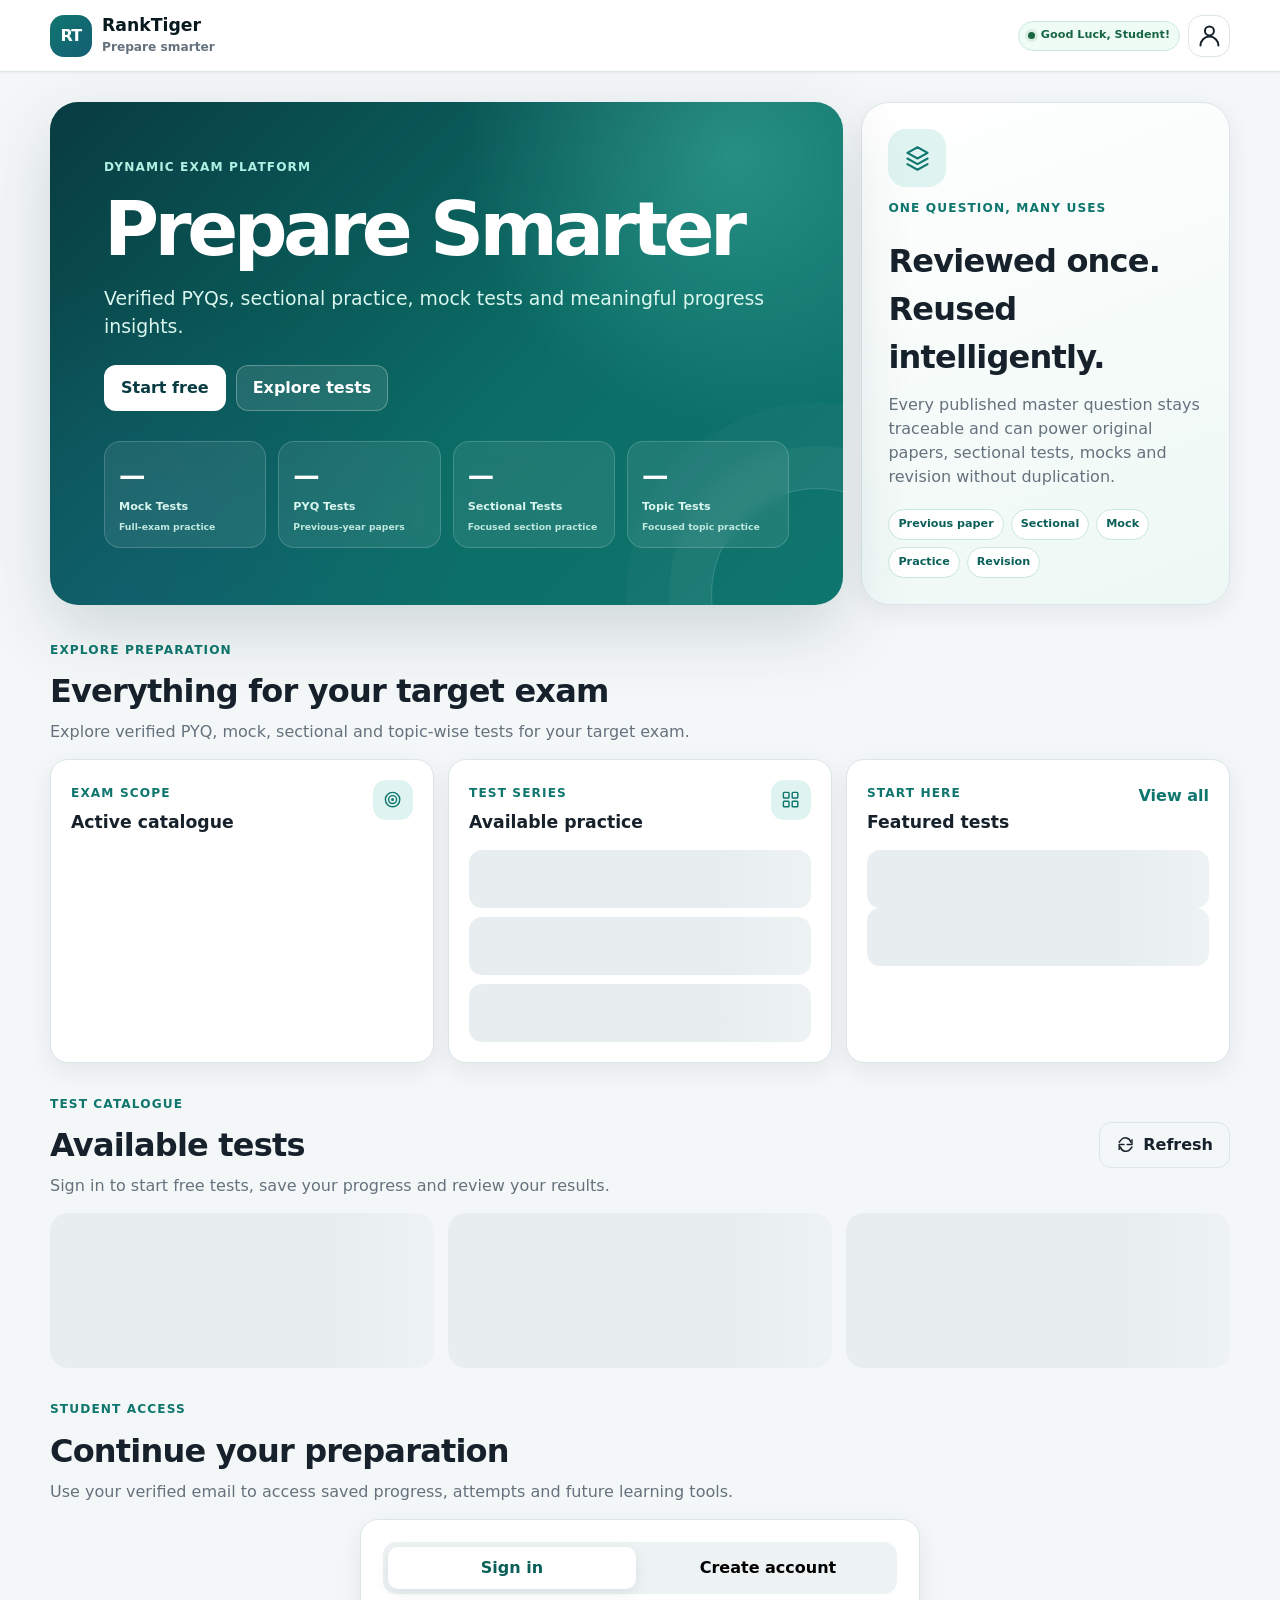
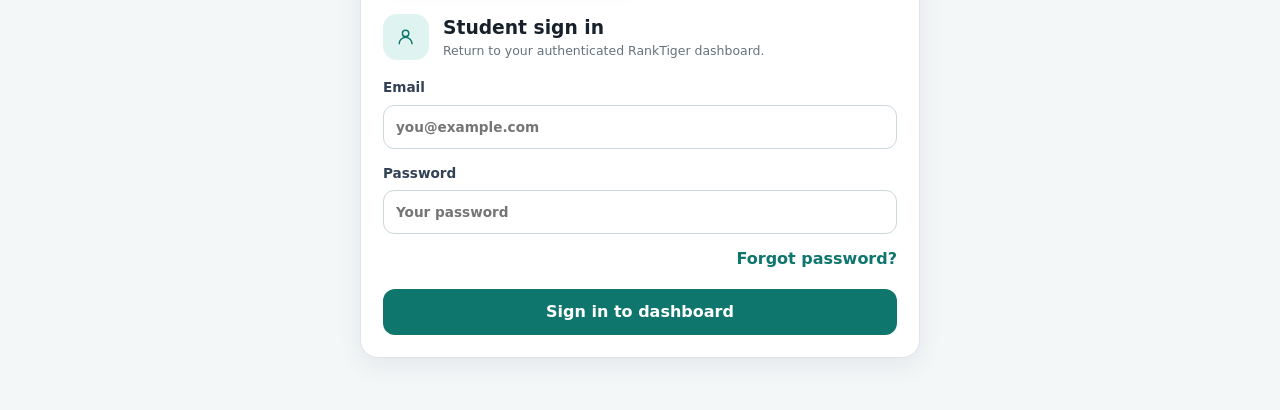
<file: index.html>
<!doctype html>
<html lang="en">
<head>
  <meta charset="UTF-8" />
  <meta name="viewport" content="width=device-width, initial-scale=1.0, viewport-fit=cover" />
  <meta name="theme-color" content="#0f766e" />
  <meta name="description" content="RankTiger — reviewed GSSSB CCE questions, tests and smarter preparation." />
  <title>RankTiger — Prepare Smarter</title>
  <script type="module" crossorigin src="/assets/public-DRLDatmw.js"></script>
  <link rel="modulepreload" crossorigin href="/assets/toast-BnISsr59.js">
  <link rel="modulepreload" crossorigin href="/assets/turnstile-BXuL7fXe.js">
  <link rel="modulepreload" crossorigin href="/assets/connectionState-DuCZ3khG.js">
  <link rel="modulepreload" crossorigin href="/assets/testTypes-CKsVFdip.js">
  <link rel="stylesheet" crossorigin href="/assets/toast-DUS-mjHX.css">
</head>
<body class="public-body">
  <a class="skip-link" href="#mainContent">Skip to main content</a>

  <svg class="svg-sprite" aria-hidden="true">
    <symbol id="i-home" viewBox="0 0 24 24"><path d="M3 11.5 12 4l9 7.5V21a1 1 0 0 1-1 1h-5v-7H9v7H4a1 1 0 0 1-1-1v-9.5Z"/><path d="m1.5 12.5 10.5-9 10.5 9"/></symbol>
    <symbol id="i-grid" viewBox="0 0 24 24"><rect x="3" y="3" width="7" height="7" rx="1"/><rect x="14" y="3" width="7" height="7" rx="1"/><rect x="3" y="14" width="7" height="7" rx="1"/><rect x="14" y="14" width="7" height="7" rx="1"/></symbol>
    <symbol id="i-user" viewBox="0 0 24 24"><circle cx="12" cy="8" r="4"/><path d="M4 21a8 8 0 0 1 16 0"/></symbol>
    <symbol id="i-file" viewBox="0 0 24 24"><path d="M6 2h8l4 4v16H6z"/><path d="M14 2v5h5M9 12h6M9 16h6"/></symbol>
    <symbol id="i-layers" viewBox="0 0 24 24"><path d="m12 2 9 5-9 5-9-5 9-5Z"/><path d="m3 12 9 5 9-5M3 17l9 5 9-5"/></symbol>
    <symbol id="i-target" viewBox="0 0 24 24"><circle cx="12" cy="12" r="9"/><circle cx="12" cy="12" r="5"/><circle cx="12" cy="12" r="1"/></symbol>
    <symbol id="i-chart" viewBox="0 0 24 24"><path d="M4 20V10M10 20V4M16 20v-7M22 20H2"/></symbol>
    <symbol id="i-clock" viewBox="0 0 24 24"><circle cx="12" cy="12" r="9"/><path d="M12 7v5l3 2"/></symbol>
    <symbol id="i-arrow" viewBox="0 0 24 24"><path d="M5 12h14M13 6l6 6-6 6"/></symbol>
    <symbol id="i-check" viewBox="0 0 24 24"><path d="m5 12 4 4L19 6"/></symbol>
    <symbol id="i-refresh" viewBox="0 0 24 24"><path d="M20 6v6h-6M4 18v-6h6"/><path d="M18.5 9A7 7 0 0 0 6 6.5L4 9M5.5 15A7 7 0 0 0 18 17.5l2-2.5"/></symbol>
  </svg>

  <div id="app" class="app-shell public-shell">
    <header class="app-header">
      <a class="brand" href="./index.html" aria-label="RankTiger home">
        <span class="brand-mark" aria-hidden="true">RT</span>
        <span class="brand-copy">
          <strong id="brandName">RankTiger</strong>
          <small id="brandTagline">Prepare smarter</small>
        </span>
      </a>
      <div class="header-actions">
        <span id="syncState" class="sync-badge checking" role="status" aria-live="polite"><span class="sync-dot" aria-hidden="true"></span><span class="sync-label-full">Connecting…</span><span class="sync-label-short">Checking…</span></span>
        <button class="icon-button header-login-button" data-scroll-to="authCard" type="button" aria-label="Open student sign in">
          <svg class="icon"><use href="#i-user"></use></svg>
        </button>
      </div>
    </header>

    <main id="mainContent" class="app-main">
      <section id="setupNotice" class="notice notice-warning hidden" role="status">
        Add the Supabase URL and publishable key to your environment before running RankTiger.
      </section>

      <section id="publicLoading" class="loading-state app-opening-state">Opening RankTiger…</section>

      <section id="publicView" class="hidden">
        <div class="hero-grid public-hero">
          <article class="hero-card">
            <span id="scopeBadge" class="eyebrow light">Dynamic exam platform</span>
            <h1 id="heroTitle">Prepare Smarter</h1>
            <p id="heroSubtitle">Verified PYQs, sectional practice, mock tests and meaningful progress insights.</p>
            <div class="button-row hero-actions">
              <button class="button button-primary inverse" data-scroll-to="authCard" type="button">Start free</button>
              <button class="button button-secondary inverse" data-scroll-to="publicTests" type="button">Explore tests</button>
            </div>
            <div class="stats-grid hero-stats" aria-label="Available test categories">
              <button class="hero-stat" data-public-category="MOCK" type="button" aria-pressed="false"><strong id="statMockTests">—</strong><span>Mock Tests</span><small>Full-exam practice</small></button>
              <button class="hero-stat" data-public-category="PYQ" type="button" aria-pressed="false"><strong id="statPyqTests">—</strong><span>PYQ Tests</span><small>Previous-year papers</small></button>
              <button class="hero-stat" data-public-category="SECTIONAL" type="button" aria-pressed="false"><strong id="statSectionalTests">—</strong><span>Sectional Tests</span><small>Focused section practice</small></button>
              <button class="hero-stat" data-public-category="TOPIC" type="button" aria-pressed="false"><strong id="statTopicTests">—</strong><span>Topic Tests</span><small>Focused topic practice</small></button>
            </div>
          </article>

          <aside class="hero-side card">
            <div class="feature-icon"><svg class="icon"><use href="#i-layers"></use></svg></div>
            <span class="eyebrow">One question, many uses</span>
            <h2>Reviewed once. Reused intelligently.</h2>
            <p>Every published master question stays traceable and can power original papers, sectional tests, mocks and revision without duplication.</p>
            <div class="flow-chips" aria-label="Question reuse workflow">
              <span>Previous paper</span><span>Sectional</span><span>Mock</span><span>Practice</span><span>Revision</span>
            </div>
          </aside>
        </div>

        <section class="section-block public-discovery" aria-labelledby="exploreHeading">
          <div class="section-heading">
            <div>
              <span class="eyebrow">Explore preparation</span>
              <h2 id="exploreHeading">Everything for your target exam</h2>
              <p>Explore verified PYQ, mock, sectional and topic-wise tests for your target exam.</p>
            </div>
          </div>
          <div class="public-discovery-grid">
            <article class="card content-card discovery-card">
              <div class="card-head">
                <div><span class="eyebrow">Exam scope</span><h3>Active catalogue</h3></div>
                <span class="round-icon"><svg class="icon"><use href="#i-target"></use></svg></span>
              </div>
              <div id="publicScopes" class="stack-list compact-list" aria-live="polite"></div>
            </article>

            <article class="card content-card discovery-card">
              <div class="card-head">
                <div><span class="eyebrow">Test series</span><h3>Available practice</h3></div>
                <span class="round-icon"><svg class="icon"><use href="#i-grid"></use></svg></span>
              </div>
              <div id="publicTestTypes" class="stack-list compact-list" aria-live="polite"></div>
            </article>

            <article class="card content-card discovery-card featured-discovery-card">
              <div class="card-head">
                <div><span class="eyebrow">Start here</span><h3>Featured tests</h3></div>
                <button class="text-button" data-scroll-to="publicTests" type="button">View all</button>
              </div>
              <div id="publicFeaturedTests" class="stack-list" aria-live="polite"></div>
            </article>
          </div>
        </section>

        <section id="publicTests" class="section-block catalogue-section">
          <div class="section-heading catalogue-heading">
            <div>
              <span class="eyebrow">Test catalogue</span>
              <h2>Available tests</h2>
              <p>Sign in to start free tests, save your progress and review your results.</p>
            </div>
            <button id="refreshPublicTests" class="button button-ghost icon-button-label" type="button">
              <svg class="icon"><use href="#i-refresh"></use></svg><span>Refresh</span>
            </button>
          </div>
          <div id="publicCategoryFilter" class="public-category-filter hidden" role="status" aria-live="polite">
            <span>Showing <strong id="publicCategoryFilterLabel">all tests</strong></span>
            <button id="clearPublicCategory" class="text-button" type="button">Show all tests</button>
          </div>
          <div id="publicTestList" class="catalogue-grid" aria-live="polite"></div>
        </section>

        <section id="authCard" class="section-block guest-access">
          <div class="section-heading">
            <div>
              <span class="eyebrow">Student access</span>
              <h2>Continue your preparation</h2>
              <p>Use your verified email to access saved progress, attempts and future learning tools.</p>
            </div>
          </div>

          <article class="card auth-card enhanced-auth-card">
            <div class="auth-tabs" role="tablist" aria-label="Authentication options">
              <button class="auth-tab active" data-auth-tab="signin" role="tab" aria-selected="true" type="button">Sign in</button>
              <button class="auth-tab" data-auth-tab="signup" role="tab" aria-selected="false" type="button">Create account</button>
            </div>

            <div id="googleAuthPanel" class="google-auth-panel hidden">
              <button id="googleSignInButton" class="button button-google button-block" type="button">
                <span class="google-mark" aria-hidden="true">G</span><span>Continue with Google</span>
              </button>
              <p class="field-help">Existing student? Choose the Google account with the same verified email to keep your progress.</p>
              <div class="auth-divider" aria-hidden="true"><span>or use email</span></div>
            </div>

            <form id="signInForm" class="auth-form" novalidate>
              <div class="form-card-head">
                <span class="form-icon"><svg class="icon"><use href="#i-user"></use></svg></span>
                <div><h3>Student sign in</h3><p>Return to your authenticated RankTiger dashboard.</p></div>
              </div>
              <label>Email<input name="email" type="email" autocomplete="email" placeholder="you@example.com" required /></label>
              <label>Password<input name="password" type="password" autocomplete="current-password" placeholder="Your password" required /></label>
              <div class="auth-form-link-row"><button id="forgotPasswordButton" class="text-button" type="button">Forgot password?</button></div>
              <div id="signInTurnstile" class="turnstile-slot"></div>
              <button class="button button-primary button-block" type="submit">Sign in to dashboard</button>
            </form>

            <form id="signUpForm" class="auth-form hidden" novalidate>
              <div class="form-card-head">
                <span class="form-icon"><svg class="icon"><use href="#i-check"></use></svg></span>
                <div><h3>Create free account</h3><p>Register once and keep your progress securely.</p></div>
              </div>
              <label>Full name<input name="fullName" type="text" autocomplete="name" placeholder="Your full name" required /></label>
              <label>Mobile number (+91)<input name="mobile" type="tel" inputmode="numeric" autocomplete="tel-national" pattern="[6-9][0-9]{9}" minlength="10" maxlength="10" placeholder="10-digit mobile number" required /></label>
              <label>Email<input name="email" type="email" autocomplete="email" placeholder="you@example.com" required /></label>
              <label>Password<input name="password" type="password" autocomplete="new-password" minlength="8" aria-describedby="signUpPasswordPolicy" placeholder="Minimum 8 characters" required /></label>
              <label>Confirm password<input name="confirmPassword" type="password" autocomplete="new-password" minlength="8" required /></label>
              <p id="signUpPasswordPolicy" class="field-help"></p>
              <div id="signUpTurnstile" class="turnstile-slot"></div>
              <button class="button button-primary button-block" type="submit">Create account</button>
            </form>

            <form id="recoveryForm" class="auth-form hidden" novalidate>
              <div class="form-card-head">
                <span class="form-icon"><svg class="icon"><use href="#i-refresh"></use></svg></span>
                <div><h3>Reset password</h3><p>We will email a secure, single-use reset link.</p></div>
              </div>
              <label>Registered email<input name="email" type="email" autocomplete="email" placeholder="you@example.com" required /></label>
              <div id="recoveryTurnstile" class="turnstile-slot"></div>
              <button class="button button-primary button-block" type="submit">Send reset link</button>
              <button id="backToSignInButton" class="button button-ghost button-block" type="button">Back to sign in</button>
            </form>
          </article>
        </section>
      </section>
    </main>
  </div>

  <div id="toastRoot" class="toast-root" aria-live="polite" aria-atomic="true"></div>
</body>
</html>
</file>
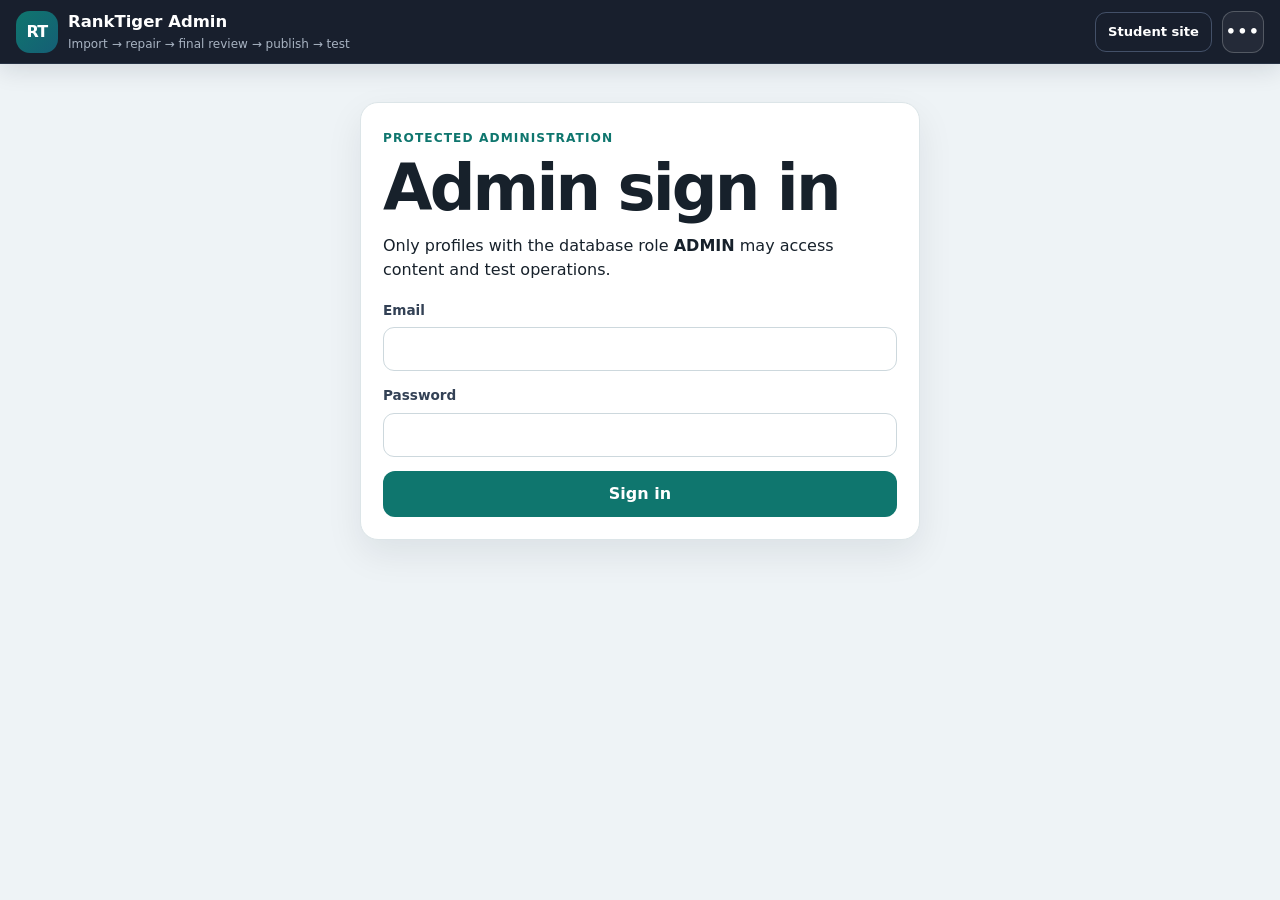
<file: admin.html>
<!DOCTYPE html>

<html lang="en">
<head>
<meta charset="utf-8"/>
<meta content="width=device-width, initial-scale=1.0, viewport-fit=cover" name="viewport"/>
<meta content="#111827" name="theme-color"/>
<meta content="RankTiger administration for reviewed questions and dynamic tests." name="description"/>
<title>RankTiger Admin</title>
  <script type="module" crossorigin src="/assets/admin-CXjz_Pqa.js"></script>
  <link rel="modulepreload" crossorigin href="/assets/toast-BnISsr59.js">
  <link rel="modulepreload" crossorigin href="/assets/turnstile-BXuL7fXe.js">
  <link rel="modulepreload" crossorigin href="/assets/testTypes-CKsVFdip.js">
  <link rel="modulepreload" crossorigin href="/assets/adminShell-BUAyvVil.js">
  <link rel="stylesheet" crossorigin href="/assets/toast-DUS-mjHX.css">
</head>
<body class="admin-body">
<div class="app-shell">
<header class="topbar topbar-dark admin-topbar">
<div class="admin-topbar-leading"><button aria-controls="adminSidebar" aria-expanded="false" aria-label="Open admin navigation" class="admin-sidebar-toggle" id="adminSidebarToggle" type="button"><span aria-hidden="true"><i></i><i></i><i></i></span></button><a class="brand" href="./admin.html">
<span class="brand-mark">RT</span>
<span><strong>RankTiger Admin</strong><small>Import → repair → final review → publish → test</small></span>
</a></div>
<div class="topbar-actions admin-topbar-actions">
<a class="button button-ghost-light admin-topbar-action admin-topbar-student-link" href="./student.html">Student site</a>
<div class="admin-account">
<button aria-controls="adminAccountMenu" aria-expanded="false" aria-label="Open admin account menu" class="admin-account-toggle" id="adminAccountMenuToggle" type="button">•••</button>
<div class="admin-account-menu" id="adminAccountMenu">
<a href="./student.html">Open student site</a>
<button class="hidden" id="adminSignOut" type="button">Sign out</button>
</div>
</div>
</div>
</header>
<main class="admin-main">
<section class="notice notice-warning hidden" id="adminSetupNotice">
        Add the Supabase URL and publishable key to your environment before running RankTiger.
      </section>
<section class="auth-card section narrow-card" id="adminSessionPanel">
<span class="eyebrow">Protected administration</span>
<h1>Restoring admin session…</h1>
<p id="adminSessionMessage">Checking your existing secure session. You should not need to sign in again.</p>
<button class="button button-ghost button-block hidden" id="adminSessionRetry" type="button">Retry session</button>
</section>
<section class="auth-card section narrow-card hidden" id="adminLoginPanel">
<span class="eyebrow">Protected administration</span>
<h1>Admin sign in</h1>
<p>Only profiles with the database role <strong>ADMIN</strong> may access content and test operations.</p>
<form class="auth-form" id="adminLoginForm" novalidate="">
<label>Email<input autocomplete="email" name="email" required="" type="email"/></label>
<label>Password<input autocomplete="current-password" name="password" required="" type="password"/></label>
<div class="turnstile-slot" id="adminSignInTurnstile"></div>
<button class="button button-primary button-block" type="submit">Sign in</button>
</form>
</section>
<section class="auth-card section narrow-card hidden" id="adminMfaChallengePanel">
<span class="eyebrow">Two-step verification</span>
<h1>Enter authenticator code</h1>
<p>This admin account requires the current 6-digit code from its authenticator app.</p>
<form class="auth-form" id="adminMfaChallengeForm" novalidate="">
<label>Authenticator code<input autocomplete="one-time-code" inputmode="numeric" maxlength="6" minlength="6" name="code" pattern="[0-9]{6}" required="" type="text"/></label>
<button class="button button-primary button-block" type="submit">Verify and open admin</button>
</form>
<button class="button button-ghost button-block" id="adminMfaSignOut" type="button">Sign out</button>
</section>
<section class="hidden admin-panel-shell" id="adminPanel">
<div class="admin-workspace"><aside aria-label="Admin navigation" class="admin-sidebar" id="adminSidebar">
<div class="admin-sidebar-head">
<div><span class="admin-sidebar-kicker">Operations</span><strong>Admin workspace</strong><small>Controlled content, review and testing</small></div>
<button id="adminSidebarClose" class="admin-sidebar-close" type="button" aria-label="Close admin navigation">×</button>
</div>
<nav class="admin-sidebar-nav">
<div class="admin-sidebar-group">
<span class="admin-sidebar-group-label">Workspace</span>
<button aria-current="page" class="admin-sidebar-link active" data-admin-view="dashboard" type="button"><span aria-hidden="true" class="admin-nav-icon">H</span><span><strong>Dashboard</strong><small>Queues, priorities &amp; quick actions</small></span></button>
<button class="admin-sidebar-link" data-admin-view="analytics" type="button"><span aria-hidden="true" class="admin-nav-icon">A</span><span><strong>Analytics</strong><small>Learning, tests &amp; content health</small></span></button>
</div>
<div class="admin-sidebar-group">
<span class="admin-sidebar-group-label">Question workflow</span>
<button class="admin-sidebar-link" data-admin-view="import" type="button"><span class="admin-stage-badge">1</span><span><strong>Import</strong><small>Sources, manual drafts &amp; HTML packages</small></span></button>
<button class="admin-sidebar-link" data-admin-view="repair" type="button"><span class="admin-stage-badge">2</span><span><strong>Image &amp; Content Repair</strong><small>Prepare final student presentation</small></span></button>
<button class="admin-sidebar-link" data-admin-view="review" type="button"><span class="admin-stage-badge">3</span><span><strong>Final Review</strong><small>Verify answer, topic &amp; presentation</small></span></button>
<button class="admin-sidebar-link" data-admin-view="publish" type="button"><span class="admin-stage-badge">4</span><span><strong>Publish</strong><small>Release reviewed repair revision</small></span></button>
</div>
<div class="admin-sidebar-group">
<span class="admin-sidebar-group-label">Tests</span>
<button class="admin-sidebar-link" data-admin-view="tests" type="button"><span aria-hidden="true" class="admin-nav-icon">T</span><span><strong>Build Tests</strong><small>Fixed-question test builder</small></span></button>
<a class="admin-sidebar-link" href="./test-builder.html"><span aria-hidden="true" class="admin-nav-icon">D</span><span><strong>Dynamic Builder</strong><small>Multi-filter dynamic builder</small></span><span aria-hidden="true" class="admin-external-mark">↗</span></a>
<button class="admin-sidebar-link" data-admin-view="catalogue" type="button"><span aria-hidden="true" class="admin-nav-icon">C</span><span><strong>Test Catalogue</strong><small>Find, edit and archive tests</small></span></button>
</div>
</nav>
<div class="admin-sidebar-footer">
<strong>Draft-first safety</strong>
<span>Import → Repair → Review → Publish</span>
</div>
</aside><button aria-label="Close admin navigation" class="admin-sidebar-backdrop" id="adminSidebarBackdrop" tabindex="-1" type="button"></button><div class="admin-workspace-main"><div class="dashboard-header admin-page-header">
<div>
<span class="eyebrow" id="adminPageEyebrow">Operations overview</span>
<h1 id="adminPageTitle">Admin Dashboard</h1>
<p id="adminPageDescription">See exact work queues, continue the next safe task, and move between protected admin functions.</p>
</div>
<div aria-label="Current environment" class="admin-page-context">
<span aria-hidden="true" class="admin-env-dot"></span>
<span><strong>RankTiger</strong><small>production · Admin-only workspace</small></span>
</div>
</div><div aria-label="Admin Dashboard" class="admin-view-panel" data-admin-view-panel="dashboard">
<section class="panel-card admin-mfa-card" aria-labelledby="adminMfaTitle">
<div><span class="eyebrow">Admin account security</span><h2 id="adminMfaTitle">Authenticator protection</h2><p id="adminMfaStatus" class="muted">Checking multi-factor status…</p></div>
<button class="button button-secondary" id="adminMfaSetup" type="button">Set up authenticator</button>
</section>
<section class="panel-card admin-task-inbox" aria-labelledby="adminTaskInboxTitle">
<div class="section-heading compact admin-task-inbox-heading">
<div><span class="eyebrow">Server-owned work queue</span><h2 id="adminTaskInboxTitle">Task Inbox</h2><p class="muted">Counts cover the complete database. Every Continue button opens the exact next record.</p></div>
<button class="button button-secondary" id="refreshAdminTasks" type="button">Refresh tasks</button>
</div>
<p aria-live="polite" class="muted admin-task-inbox-meta" id="adminTaskInboxMeta">Loading exact workflow counts…</p>
<div class="admin-dashboard-grid">
<article class="admin-dashboard-card admin-dashboard-card-primary" data-task-bucket="DRAFT_REPAIR">
<span class="eyebrow">Priority 1 · Draft repair</span>
<strong id="adminDashboardRepairCount">—</strong>
<span id="adminDashboardRepairLabel">Loading draft repair tasks…</span>
<small id="adminDashboardRepairNext">Checking the next exact draft…</small>
<button class="button button-secondary" disabled="" id="continueDraftRepairTask" type="button">Continue next repair</button>
</article>
<article class="admin-dashboard-card" data-task-bucket="PUBLISHED_IMAGE_SAFETY">
<span class="eyebrow">Priority 2 · Published safety</span>
<strong id="adminDashboardPublishedImageCount">—</strong>
<span id="adminDashboardPublishedImageLabel">Loading published image tasks…</span>
<small id="adminDashboardPublishedImageNext">Checking the next exact question…</small>
<button class="button button-ghost" disabled="" id="continuePublishedImageTask" type="button">Resolve next image</button>
</article>
<article class="admin-dashboard-card" data-task-bucket="FINAL_REVIEW">
<span class="eyebrow">Priority 3 · Final review</span>
<strong id="adminDashboardReviewCount">—</strong>
<span id="adminDashboardReviewLabel">Loading final-review tasks…</span>
<small id="adminDashboardReviewNext">Checking the next exact draft…</small>
<button class="button button-ghost" disabled="" id="continueFinalReviewTask" type="button">Review next</button>
</article>
<article class="admin-dashboard-card" data-task-bucket="PUBLISH">
<span class="eyebrow">Priority 4 · Publish</span>
<strong id="adminDashboardPublishCount">—</strong>
<span id="adminDashboardPublishLabel">Loading publish-ready tasks…</span>
<small id="adminDashboardPublishNext">Checking the next exact draft…</small>
<button class="button button-ghost" disabled="" id="continuePublishTask" type="button">Open next publish item</button>
</article>
</div>
</section>
<section class="panel-card admin-dashboard-actions">
<div class="section-heading compact"><div><span class="eyebrow">Quick actions</span><h2>Continue operations</h2><p class="muted">Use the next safe action without hunting through the full admin page.</p></div></div>
<div class="admin-quick-action-grid">
<button class="admin-quick-action" data-admin-view="import" type="button"><span class="admin-stage-badge">1</span><span><strong>Import PYQ</strong><small>Validate a package or create controlled drafts.</small></span></button>
<button class="admin-quick-action" data-admin-view="repair" type="button"><span class="admin-stage-badge">2</span><span><strong>Repair presentation</strong><small>Correct content and approve student-safe imagery.</small></span></button>
<button class="admin-quick-action" data-admin-view="review" type="button"><span class="admin-stage-badge">3</span><span><strong>Final Review</strong><small>Verify the final question, answer and topic.</small></span></button>
<a class="admin-quick-action" href="./test-builder.html"><span aria-hidden="true" class="admin-nav-icon">D</span><span><strong>Dynamic Builder</strong><small>Build fixed tests with smart database facets.</small></span></a>
</div>
</section>
<section class="panel-card admin-dashboard-safety">
<div><span class="eyebrow">Locked quality gate</span><h2>Draft-first publishing safety</h2></div>
<div class="admin-workflow-rail"><span>Import</span><i>→</i><span>Repair</span><i>→</i><span>Final Review</span><i>→</i><span>Publish</span><i>→</i><span>Test</span></div>
</section>
</div><div aria-label="Admin Analytics" class="admin-view-panel" data-admin-view-panel="analytics" hidden>
<section class="panel-card admin-analytics-filter-card" aria-labelledby="adminAnalyticsFilterTitle">
<div class="section-heading compact"><div><span class="eyebrow">Aggregate reporting</span><h2 id="adminAnalyticsFilterTitle">Analytics scope</h2><p class="muted">All date boundaries use India time (Asia/Kolkata). No student contact details or raw answers are included.</p></div></div>
<form id="adminAnalyticsFilters" class="admin-analytics-filters">
<label><span>Date range</span><select id="adminAnalyticsRange" name="range"><option value="TODAY">Today</option><option value="7">Last 7 days</option><option value="30" selected>Last 30 days</option><option value="90">Last 90 days</option><option value="CUSTOM">Custom dates</option></select></label>
<label class="analytics-custom-date hidden"><span>From</span><input id="adminAnalyticsFrom" name="from" type="date" required></label>
<label class="analytics-custom-date hidden"><span>To</span><input id="adminAnalyticsTo" name="to" type="date" required></label>
<label><span>Exam</span><select id="adminAnalyticsExam" name="examId"><option value="">All exams</option></select></label>
<label><span>Test type</span><select id="adminAnalyticsTestType" name="testType"><option value="">All test types</option><option value="PYQ_FULL">PYQ Test</option><option value="PYQ_SECTIONAL">Sectional PYQ Test</option><option value="TOPIC_PRACTICE">Topic Test</option><option value="FULL_MOCK">Mock Test</option><option value="SECTIONAL_MOCK">Sectional Test</option><option value="DAILY_QUIZ">Daily Quiz</option><option value="BOOKMARK_REVISION">Bookmark Revision</option><option value="MISTAKE_REVISION">Mistake Revision</option><option value="PERSONALIZED_TEST">Personalized Test</option></select></label>
<button id="refreshAdminAnalytics" class="button button-secondary" type="submit">Refresh analytics</button>
</form>
<p id="adminAnalyticsMeta" class="muted admin-analytics-meta" role="status" aria-live="polite">Open Analytics to load aggregate reporting.</p>
</section>

<div class="admin-analytics-tabs" role="tablist" aria-label="Analytics sections">
<button class="active" data-analytics-tab="overview" role="tab" aria-selected="true" aria-controls="adminAnalyticsOverview" type="button">Overview</button>
<button data-analytics-tab="students" role="tab" aria-selected="false" aria-controls="adminAnalyticsStudents" type="button">Students</button>
<button data-analytics-tab="tests" role="tab" aria-selected="false" aria-controls="adminAnalyticsTests" type="button">Tests</button>
<button data-analytics-tab="content" role="tab" aria-selected="false" aria-controls="adminAnalyticsContent" type="button">Content Health</button>
</div>

<div id="adminAnalyticsOverview" data-analytics-tab-panel="overview" role="tabpanel">
<div class="admin-analytics-kpi-grid">
<article class="admin-analytics-kpi"><span>Registered students</span><strong data-analytics-metric="registered_students">—</strong><small>All active student accounts</small></article>
<article class="admin-analytics-kpi"><span>Active students</span><strong data-analytics-metric="active_students">—</strong><small>Unique students who started a scoped attempt</small></article>
<article class="admin-analytics-kpi"><span>Test starts</span><strong data-analytics-metric="test_starts">—</strong><small>Attempts started in the selected dates</small></article>
<article class="admin-analytics-kpi"><span>Completion rate</span><strong data-analytics-metric="completion_rate" data-format="percent">—</strong><small>Started cohort submitted or auto-submitted</small></article>
<article class="admin-analytics-kpi"><span>Average score</span><strong data-analytics-metric="average_score" data-format="percent">—</strong><small>Normalized percentage, submitted attempts only</small></article>
<article class="admin-analytics-kpi"><span>Average accuracy</span><strong data-analytics-metric="average_accuracy" data-format="percent">—</strong><small>Submitted attempts only</small></article>
<article class="admin-analytics-kpi"><span>Published tests</span><strong data-analytics-metric="published_tests">—</strong><small>Student-ready in the selected scope</small></article>
<article class="admin-analytics-kpi"><span>Repeat attempts</span><strong data-analytics-metric="repeat_attempts">—</strong><small>Starts after an earlier attempt on the same test</small></article>
</div>
<div class="admin-analytics-split">
<section class="panel-card admin-analytics-chart-card"><div class="section-heading compact"><div><span class="eyebrow">Selected start cohort</span><h2>Daily activity</h2><p class="muted">Starts and completed submissions by attempt start date.</p></div><div class="admin-analytics-legend"><span><i class="starts"></i>Starts</span><span><i class="submissions"></i>Submitted</span></div></div><div id="adminAnalyticsTrend" class="admin-analytics-trend" aria-live="polite"></div></section>
<section class="panel-card admin-analytics-chart-card"><div class="section-heading compact"><div><span class="eyebrow">Test mix</span><h2>Activity by test type</h2><p class="muted">How selected-period starts are distributed.</p></div></div><div id="adminAnalyticsTypes" class="admin-analytics-types" aria-live="polite"></div></section>
</div>
</div>

<div id="adminAnalyticsStudents" data-analytics-tab-panel="students" role="tabpanel" hidden>
<section class="panel-card"><div class="section-heading compact"><div><span class="eyebrow">Privacy-safe student signals</span><h2>Student engagement</h2><p class="muted">These are aggregate counts only. Registered and new students are platform-wide; activity respects the exam and test-type filters.</p></div></div>
<div class="admin-analytics-kpi-grid compact">
<article class="admin-analytics-kpi"><span>Registered students</span><strong data-analytics-metric="registered_students">—</strong><small>All active student accounts</small></article>
<article class="admin-analytics-kpi"><span>New students</span><strong data-analytics-metric="new_students">—</strong><small>Accounts created in the selected dates</small></article>
<article class="admin-analytics-kpi"><span>Active students</span><strong data-analytics-metric="active_students">—</strong><small>Unique scoped attempt starters</small></article>
<article class="admin-analytics-kpi"><span>Repeat attempts</span><strong data-analytics-metric="repeat_attempts">—</strong><small>Repeated practice starts</small></article>
</div></section>
</div>

<div id="adminAnalyticsTests" data-analytics-tab-panel="tests" role="tabpanel" hidden>
<div class="admin-analytics-kpi-grid compact">
<article class="admin-analytics-kpi"><span>Test starts</span><strong data-analytics-metric="test_starts">—</strong><small>Selected start cohort</small></article>
<article class="admin-analytics-kpi"><span>Submitted attempts</span><strong data-analytics-metric="submitted_attempts">—</strong><small>Submitted or auto-submitted</small></article>
<article class="admin-analytics-kpi"><span>Completion rate</span><strong data-analytics-metric="completion_rate" data-format="percent">—</strong><small>Submitted ÷ starts</small></article>
<article class="admin-analytics-kpi"><span>Average time</span><strong data-analytics-metric="average_time_seconds" data-format="duration">—</strong><small>Submitted attempts only</small></article>
</div>
<section class="panel-card admin-analytics-table-card"><div class="section-heading compact"><div><span class="eyebrow">Published student-ready catalogue</span><h2>Test performance</h2><p id="adminAnalyticsTestTableMeta" class="muted">Loading test rows…</p></div></div>
<div class="admin-analytics-table-scroll"><table class="admin-analytics-table"><thead><tr><th scope="col">Test</th><th scope="col">Type</th><th scope="col">Starts</th><th scope="col">Submitted</th><th scope="col">Completion</th><th scope="col">Avg score %</th><th scope="col">Accuracy</th></tr></thead><tbody id="adminAnalyticsTestTableBody"><tr><td colspan="7">Open Analytics to load test performance.</td></tr></tbody></table></div>
<div class="admin-analytics-pagination"><button id="adminAnalyticsPrev" class="button button-ghost" type="button" disabled>Previous</button><span id="adminAnalyticsPage">Page 1</span><button id="adminAnalyticsNext" class="button button-ghost" type="button" disabled>Next</button></div>
</section>
</div>

<div id="adminAnalyticsContent" data-analytics-tab-panel="content" role="tabpanel" hidden>
<section class="panel-card"><div class="section-heading compact"><div><span class="eyebrow">Publishing readiness</span><h2>Content Health</h2><p class="muted">Use attention counts to open the existing controlled repair, review and publish workflows.</p></div></div>
<div class="admin-content-health-grid">
<article><span>Published &amp; ready</span><strong data-content-health="published_ready">—</strong><small>Visible student-ready tests</small></article>
<article class="attention"><span>Published not ready</span><strong data-content-health="published_not_ready">—</strong><small>Must be investigated</small></article>
<article class="attention"><span>Question-count mismatch</span><strong data-content-health="question_count_mismatch">—</strong><small>Fixed-list tests only</small></article>
<article class="attention"><span>Zero linked questions</span><strong data-content-health="zero_question_links">—</strong><small>Active fixed-list tests</small></article>
<article class="attention"><span>Taxonomy review</span><strong data-content-health="taxonomy_review">—</strong><small>Name/type mismatch candidates</small></article>
<article><span>Draft tests</span><strong data-content-health="draft_tests">—</strong><small>Not student-visible</small></article>
<article><span>Archived tests</span><strong data-content-health="archived_tests">—</strong><small>Historical catalogue</small></article>
<article><span>Draft repairs</span><strong data-content-health="task_inbox.draft_repairs.count">—</strong><small>Task Inbox priority 1</small></article>
<article><span>Published image safety</span><strong data-content-health="task_inbox.published_image_safety.count">—</strong><small>Task Inbox priority 2</small></article>
<article><span>Final reviews</span><strong data-content-health="task_inbox.final_reviews.count">—</strong><small>Task Inbox priority 3</small></article>
<article><span>Ready to publish</span><strong data-content-health="task_inbox.ready_to_publish.count">—</strong><small>Task Inbox priority 4</small></article>
</div></section>
</div>
</div><div aria-label="Import Centre" class="admin-view-panel" data-admin-view-panel="import"><div class="admin-grid">
<section class="panel-card">
<div class="section-heading compact">
<div><span class="eyebrow">Source file</span><h2>Upload PDF/image</h2></div>
</div>
<form class="stack-form" id="sourceUploadForm">
<label>Source file<input accept="application/pdf,image/*" name="sourceFile" required="" type="file"/></label>
<button class="button button-secondary" type="submit">Upload privately</button>
</form>
<p class="muted" id="uploadedSourcePath"></p>
</section>
<section class="panel-card">
<div class="section-heading compact">
<div><span class="eyebrow">Manual entry</span><h2>Create draft</h2></div>
</div>
<form class="stack-form" id="draftForm">
<div class="form-row">
<label>Question type
                  <select name="questionType" required="">
<option value="PYQ">PYQ</option>
<option value="NORMAL">Normal</option>
</select>
</label>
<label>Proposed Question ID<input name="proposedQuestionId" placeholder="GSSSB-CCE-2024-REASONING-0401S1-0001" required=""/></label>
</div>
<div class="form-row">
<label>Board
                  <select id="draftBoardId" name="boardId" required=""><option value="">Loading boards…</option></select>
</label>
<label>Exam
                  <select id="draftExamId" name="examId"><option value="">Select exam</option></select>
</label>
<label>Subject
                  <select id="draftSubjectId" name="subjectId" required=""><option value="">Select subject</option></select>
</label>
<label>Topic
                  <select id="draftTopicId" name="topicId"><option value="">Optional topic</option></select>
</label>
</div>
<label>Question text<textarea name="questionText" required="" rows="4"></textarea></label>
<div class="form-row option-row">
<label>Option A<input name="optionA" required=""/></label>
<label>Option B<input name="optionB" required=""/></label>
<label>Option C<input name="optionC" required=""/></label>
<label>Option D<input name="optionD" required=""/></label>
</div>
<div class="form-row">
<label>Correct answer
                  <select name="correctAnswer" required="">
<option value="A">A</option><option value="B">B</option><option value="C">C</option><option value="D">D</option>
</select>
</label>
<label>Language<input name="language" required="" value="GUJARATI"/></label>
<label>Difficulty
                  <select name="difficulty"><option>EASY</option><option selected="">MEDIUM</option><option>HARD</option></select>
</label>
</div>
<label>Explanation<textarea name="explanation" rows="3"></textarea></label>
<input name="sourceFileId" type="hidden"/>
<button class="button button-primary" type="submit">Save to draft</button>
</form>
</section>
</div><section class="section panel-card import-panel" id="htmlImportSection">
<div class="section-heading">
<div>
<span class="eyebrow">Import centre · resumable and audited</span>
<h2>HTML Question Import</h2>
<p class="muted">Validate the package once, then import every remaining eligible draft with one button. Old visual-fingerprint errors are rechecked automatically; true duplicates are reused instead of copied.</p>
</div>
<button class="button button-secondary" id="refreshImportBatches" type="button">Recent dry runs</button>
</div>
<form class="stack-form" id="htmlImportForm" novalidate="">
<label>RankTiger HTML package
              <input accept=".html,.htm,.xhtml,text/html,application/xhtml+xml" id="htmlImportFile" name="htmlImportFile" required="" type="file"/>
</label>
<div class="import-safety-note">
<strong>Safe parser and controlled write</strong>
<span>Only the JSON inside <code>#scoremore-import-data</code> is read. HTML/scripts are never rendered. Draft creation is performed only by an admin-only PostgreSQL RPC after current-state revalidation.</span>
</div>
<div class="button-row import-primary-actions">
<button class="button button-primary" id="runImportDryRun" type="submit">1. Validate package</button>
<button class="button button-primary" disabled="" id="importValidDrafts" type="button">2. Import remaining drafts</button>
<button class="button button-ghost" disabled="" id="downloadImportReport" type="button">Download report</button>
</div>
<div aria-live="polite" class="import-progress-panel hidden" id="importProgressPanel">
<div class="import-progress-copy"><strong id="importProgressTitle">Processing import…</strong><span id="importProgressText">Please keep this page open.</span></div>
<progress id="importProgressBar" max="100" value="0">0%</progress>
</div>
<p class="muted import-selection-summary" id="importSelectionSummary">Validate or open a package to see what is ready.</p>
<details class="import-recovery-tools">
<summary>Recovery and advanced tools</summary>
<p class="muted">Use these only when a previous request timed out, an old batch needs rechecking, or an exact PYQ occurrence must be linked.</p>
<div class="button-row">
<button class="button button-secondary" disabled="" id="syncImportBatch" type="button">Sync actual draft state</button>
<button class="button button-secondary" disabled="" id="repairImportBatch" type="button">Repair report status</button>
<button class="button button-danger" disabled="" id="resetImportDrafts" type="button">Reset unreviewed drafts</button>
<button class="button button-secondary" disabled="" id="linkDuplicateOccurrences" type="button">Link selected PYQ occurrences</button>
</div>
</details>
</form>
<div aria-live="polite" class="import-package-preview hidden" id="importPackagePreview"></div>
<div class="hidden" id="importReportPanel">
<div class="import-report-toolbar">
<div>
<span class="eyebrow">Persistent reconciliation</span>
<h3 id="importReportTitle">Dry-run report</h3>
<p class="muted" id="importReportMeta"></p>
</div>
<label>Filter
                <select id="importItemFilter">
<option value="ALL">All records</option>
<option value="READY">Ready for draft</option>
<option value="WARNINGS">Warnings</option>
<option value="ERRORS">Errors/conflicts</option>
<option value="DUPLICATES">Duplicates</option>
<option value="IMPORTED">Imported drafts</option>
<option value="LINKED">Linked occurrences</option>
</select>
</label>
</div>
<div class="import-summary-grid" id="importSummaryGrid"></div>
<div aria-live="polite" class="import-item-list" id="importItemList"></div>
<button class="button button-ghost import-load-more hidden" id="loadMoreImportItems" type="button">Show more records</button>
</div>
<div class="import-history hidden" id="recentImportPanel">
<div class="section-heading compact">
<div><span class="eyebrow">Audit history</span><h3>Recent HTML dry runs</h3></div>
</div>
<div class="import-history-list" id="recentImportList"></div>
</div>
</section></div><div aria-label="Image and Content Repair Centre" class="admin-view-panel" data-admin-view-panel="repair" hidden="">
<section class="section panel-card repair-queue-switcher" aria-labelledby="repairQueueSwitcherTitle">
<div class="section-heading compact"><div><span class="eyebrow">Separate safety queues</span><h2 id="repairQueueSwitcherTitle">Choose repair workspace</h2><p class="muted">Draft presentation work and already-published image safety remain separate and keep independent counts.</p></div></div>
<div aria-label="Repair workspace" class="repair-queue-tabs" role="tablist">
<button aria-controls="imageRepairSection" aria-selected="true" class="repair-queue-tab is-active" data-repair-queue-tab="draft" id="draftRepairQueueTab" role="tab" type="button"><span>Draft repair</span><strong id="draftRepairTabCount">—</strong></button>
<button aria-controls="publishedImageRepairSection" aria-selected="false" class="repair-queue-tab" data-repair-queue-tab="published" id="publishedImageRepairQueueTab" role="tab" type="button"><span>Published image safety</span><strong id="publishedImageRepairTabCount">—</strong></button>
</div>
</section>
<section aria-labelledby="draftRepairQueueTab" class="section panel-card image-repair-centre" data-repair-queue-panel="draft" id="imageRepairSection" role="tabpanel" tabindex="0">
<div class="section-heading image-repair-heading">
<div>
<span class="eyebrow">Stage 2 · final student presentation</span>
<h2>Image &amp; Content Repair Centre</h2>
<p class="muted">Repair incomplete text, options or context for any draft. When source images exist, also resolve the student-safe image decision before Final Review.</p>
</div>
<button class="button button-secondary" id="refreshImageRepairs" type="button">Refresh queue</button>
</div>
<div class="import-safety-note image-repair-safety">
<strong>Repair-first safety boundary</strong>
<span>The immutable imported text/options and raw <code>image_refs</code> remain audit evidence. Content readiness and image readiness are checked independently. Any repair creates a new revision that must pass Final Review again.</span>
</div>
<div aria-live="polite" class="image-repair-stats" id="imageRepairStats"></div>
<form class="image-repair-filters" id="imageRepairFilters" novalidate="">
<label class="image-repair-search">Draft ID or text
              <input autocomplete="off" id="imageRepairSearch" name="search" placeholder="GSSSB-CCE… or question words" type="search"/>
</label>
<label>Status
<select id="imageRepairStatus" name="status">
<option selected="" value="NEEDS_REPAIR">Needs repair</option>
<option value="CONTENT_REPAIR">Content repair requested</option>
<option value="IMAGE_REPAIR">Image repair active</option>
<option value="CONTENT_READY">Repaired content</option>
<option value="PENDING">Pending approval</option>
<option value="APPROVED">Approved</option>
<option value="NO_IMAGE_REQUIRED">No student image required</option>
<option value="ALL">All repair candidates</option>
</select>
</label>
<label>Paper code<input id="imageRepairPaperCode" name="paperCode" placeholder="0401S1"/></label>
<label>Shift<input id="imageRepairShiftNo" min="1" name="shiftNo" placeholder="1" step="1" type="number"/></label>
<label>Section<input id="imageRepairSectionCode" name="sectionCode" placeholder="REASONING"/></label>
<label>Original Q. no.<input id="imageRepairQuestionNo" min="1" name="originalQuestionNo" placeholder="3" step="1" type="number"/></label>
<div class="image-repair-filter-actions">
<button class="button button-primary" type="submit">Apply filters</button>
<button class="button button-ghost" id="clearImageRepairFilters" type="button">Clear</button>
</div>
</form>
<p class="muted image-repair-queue-meta" id="imageRepairQueueMeta">Loading repair candidates…</p>
<div aria-live="polite" class="image-repair-list" id="imageRepairList">
<div class="empty-state">Loading repair-first draft queue…</div>
</div>
<button class="button button-ghost image-repair-load-more hidden" id="loadMoreImageRepairs" type="button">Load more drafts</button>
</section>
<section aria-labelledby="publishedImageRepairQueueTab publishedImageRepairTitle" class="section panel-card image-repair-centre" data-repair-queue-panel="published" hidden="" id="publishedImageRepairSection" role="tabpanel" tabindex="0">
<div class="section-heading image-repair-heading">
<div>
<span class="eyebrow">Published master questions · image safety only</span>
<h2 id="publishedImageRepairTitle">Published Image Safety</h2>
<p class="muted">Resolve student-safe crops or record an audited no-image-required decision for published visual questions. Published question text and answers are read-only here.</p>
</div>
<button class="button button-secondary" id="refreshPublishedImageRepairs" type="button">Refresh queue</button>
</div>
<div class="import-safety-note image-repair-safety">
<strong>Master-question safety boundary</strong>
<span>Raw source captures stay private. Existing tests remain protected by <code>question_is_student_ready(question_id)</code> until the current image decision is safe.</span>
</div>
<div aria-live="polite" class="image-repair-stats" id="publishedImageRepairStats"></div>
<form class="image-repair-filters" id="publishedImageRepairFilters" novalidate="">
<label class="image-repair-search">Question ID or text
<input autocomplete="off" id="publishedImageRepairSearch" name="search" placeholder="GSSSB-CCE… or question words" type="search"/>
</label>
<label>Status
<select id="publishedImageRepairStatus" name="status">
<option selected="" value="NEEDS_REPAIR">Needs image decision</option>
<option value="PENDING">Pending crop</option>
<option value="APPROVED">Image approved</option>
<option value="NO_IMAGE_REQUIRED">No student image required</option>
<option value="ALL">All published visual questions</option>
</select>
</label>
<label>Paper code<input id="publishedImageRepairPaperCode" name="paperCode" placeholder="0401S1"/></label>
<label>Shift<input id="publishedImageRepairShiftNo" min="1" name="shiftNo" placeholder="1" step="1" type="number"/></label>
<label>Section<input id="publishedImageRepairSectionCode" name="sectionCode" placeholder="REASONING"/></label>
<label>Original Q. no.<input id="publishedImageRepairQuestionNo" min="1" name="originalQuestionNo" placeholder="3" step="1" type="number"/></label>
<div class="image-repair-filter-actions">
<button class="button button-primary" type="submit">Apply filters</button>
<button class="button button-ghost" id="clearPublishedImageRepairFilters" type="button">Clear</button>
</div>
</form>
<p class="muted image-repair-queue-meta" id="publishedImageRepairQueueMeta">Loading published image-safety tasks…</p>
<div aria-live="polite" class="image-repair-list" id="publishedImageRepairList"><div class="empty-state">Loading published visual questions…</div></div>
<button class="button button-ghost image-repair-load-more hidden" id="loadMorePublishedImageRepairs" type="button">Load more published questions</button>
</section>
</div><div aria-label="Final Review Centre" class="admin-view-panel" data-admin-view-panel="review" hidden=""><section class="section panel-card" id="reviewSection">
<div class="section-heading draft-review-heading">
<div>
<span class="eyebrow">Stage 3 · human approval of final presentation</span>
<h2>Final Review Centre</h2>
<p class="muted" id="draftListMeta">Review exactly what the student will see and explicitly compare it with the source/import evidence. Any incomplete visual or non-visual draft must return to Repair first.</p>
</div>
<div class="draft-review-tools"><button class="button button-secondary" id="refreshDrafts" type="button">Refresh</button>
<select aria-label="Draft status filter" id="draftStatusFilter">
<option value="PENDING">Pending</option>
<option value="IN_REVIEW">Verified — publish queue</option>
<option value="REJECTED">Rejected</option>
<option value="PUBLISHED">Published</option>
<option value="">All</option>
</select>
<button class="button button-primary" id="reviewNextDraft" type="button">Review next ready</button>
</div>
</div>
<div aria-live="polite" class="draft-list compact-draft-list" id="draftList"></div>
<button class="button button-ghost draft-load-more hidden" id="loadMoreDrafts" type="button">Load more drafts</button>
</section></div><div aria-label="Publish Centre" class="admin-view-panel" data-admin-view-panel="publish" hidden=""><section class="section panel-card publish-centre" id="publishSection">
<div class="section-heading publish-centre-heading">
<div>
<span class="eyebrow">Stage 4 · reviewed repair revision only</span>
<h2>Publish Centre</h2>
<p class="muted" id="publishQueueMeta">Only drafts whose current repaired presentation has passed Final Review appear here.</p>
</div>
<button class="button button-secondary" id="refreshPublishQueue" type="button">Refresh queue</button>
</div>
<div class="publish-toolbar">
<div class="publish-selection-tools">
<button class="button button-ghost" id="selectAllPublishReady" type="button">Select loaded</button>
<button class="button button-ghost" id="clearPublishSelection" type="button">Clear</button>
<span class="muted" id="publishSelectionCount">0 selected</span>
</div>
<button class="button button-primary" disabled="" id="publishSelectedDrafts" type="button">Publish selected</button>
</div>
<div aria-live="polite" class="publish-queue-list" id="publishQueueList">
<div class="empty-state">Loading verified drafts…</div>
</div>
<button class="button button-ghost publish-load-more hidden" id="loadMorePublishQueue" type="button">Load more verified drafts</button>
</section></div><div aria-label="Test Builder" class="admin-view-panel" data-admin-view-panel="tests" hidden=""><section class="section panel-card test-builder-panel" id="testManagerSection">
<div class="section-heading test-builder-heading">
<div>
<span class="eyebrow">Simple fixed-question builder</span>
<h2>Test Builder</h2>
<p class="muted">Choose the test type, filter the student-ready published question bank, select questions, then save or publish. Master questions are linked, never copied.</p>
</div>
<div class="test-builder-heading-actions">
<span class="status-pill status-draft" id="testBuilderMode">New test</span>
<button class="button button-secondary" id="newTest" type="button">New test</button>
</div>
</div>
<form class="test-builder-form" id="testForm" novalidate="">
<section class="test-builder-step">
<div class="test-step-heading"><span>1</span><div><strong>Test details</strong><small>Name the test and choose its purpose.</small></div></div>
<div class="test-builder-grid test-builder-grid-main">
<label>Test type
                  <select id="testType" name="testType" required="">
<option selected="" value="PYQ_FULL">Full PYQ Paper</option>
<option value="PYQ_SECTIONAL">Sectional PYQ</option>
<option value="SECTIONAL_MOCK">Sectional Mock</option>
<option value="FULL_MOCK">Full Mock</option>
<option value="TOPIC_PRACTICE">Topic Practice</option>
<option value="DAILY_QUIZ">Daily Quiz</option>
</select>
</label>
<label>Test name
                  <input name="testName" placeholder="GSSSB CCE Shift 1 Full Paper" required=""/>
</label>
<label class="test-id-field">Test ID
                  <span class="input-action-row">
<input name="testId" pattern="[A-Z0-9]+(?:-[A-Z0-9]+)+" placeholder="GSSSB-CCE-2024-S1-PYQ-FULL-0001" required=""/>
<button class="button button-ghost" id="suggestTestId" type="button">Suggest</button>
</span>
</label>
</div>
</section>
<section class="test-builder-step">
<div class="test-step-heading"><span>2</span><div><strong>Catalogue and paper</strong><small>Use paper filters to load only the correct shift or section.</small></div></div>
<div class="test-builder-grid">
<label>Board
                  <select id="testBoardId" name="boardId" required=""><option value="">Select board</option></select>
</label>
<label>Exam
                  <select id="testExamId" name="examId" required=""><option value="">Select exam</option></select>
</label>
<label>Subject
                  <select id="testSubjectId" name="subjectId"><option value="">All subjects</option></select>
</label>
<label>Topic
                  <select id="testTopicId" name="topicId"><option value="">All topics</option></select>
</label>
</div>
<div class="test-paper-fields" id="testPaperFields">
<label>Exam year<input id="testExamYear" max="2200" min="1900" name="examYear" placeholder="2024" type="number"/></label>
<label>Exam date<input id="testExamDate" name="examDate" type="date"/></label>
<label>Shift<input id="testShiftNo" min="1" name="shiftNo" placeholder="1" step="1" type="number"/></label>
<label>Paper code<input id="testPaperCode" name="paperCode" placeholder="0401S1"/></label>
<label>Section code<input id="testSectionCode" name="sectionCode" placeholder="Optional"/></label>
</div>
</section>
<section class="test-builder-step question-selection-step">
<div class="test-step-heading question-step-heading">
<span>3</span>
<div><strong>Select published questions</strong><small id="questionSelectionMeta">0 loaded · 0 selected</small></div>
<button class="button button-primary" id="loadPublishedQuestions" type="button">Load questions</button>
</div>
<div class="question-picker-toolbar">
<label class="question-search-field">Search loaded questions
                  <input autocomplete="off" id="testQuestionSearch" placeholder="Question ID, text, topic or section" type="search"/>
</label>
<div class="question-picker-actions">
<button class="button button-ghost" id="selectAllQuestions" type="button">Select visible</button>
<button class="button button-ghost" id="clearQuestionSelection" type="button">Clear</button>
</div>
</div>
<div aria-live="polite" class="question-picker simplified-question-picker" id="publishedQuestionList">
<div class="empty-state">Choose catalogue or paper filters, then load published questions.</div>
</div>
</section>
<details class="test-advanced-settings">
<summary>Advanced test settings</summary>
<div class="test-builder-grid advanced-test-grid">
<label>Duration (minutes)<input min="0" name="durationMinutes" required="" step="1" type="number" value="60"/></label>
<label>Marks per question<input min="0.001" name="marksPerQuestion" required="" step="0.001" type="number" value="1"/></label>
<label>Negative marks<input min="0" name="negativeMarks" required="" step="0.001" type="number" value="0"/></label>
<label>Catalogue order<input name="sortOrder" step="1" type="number" value="1"/></label>
</div>
<div class="test-static-facts">
<span><strong>Selection</strong> Fixed question list</span>
<span><strong>Access</strong> Free during this phase</span>
</div>
</details>
<div class="test-builder-actions">
<div>
<strong id="selectedQuestionCount">0 selected</strong>
<span class="muted">Only published, matching questions can be linked.</span>
</div>
<div class="button-row">
<button class="button button-ghost" name="testAction" type="submit" value="DRAFT">Save draft</button>
<button class="button button-primary" name="testAction" type="submit" value="PUBLISH">Publish test</button>
</div>
</div>
</form>
</section></div><div aria-label="Test Catalogue" class="admin-view-panel" data-admin-view-panel="catalogue" hidden=""><section class="section panel-card test-catalogue-control" id="catalogueControlSection">
<div class="section-heading catalogue-control-heading">
<div>
<span class="eyebrow">Simple catalogue control</span>
<h2>Configured Tests</h2>
<p class="muted">Find a test, edit its fixed question list, or change whether students can see it.</p>
</div>
<button class="button button-secondary" id="refreshTests" type="button">Refresh</button>
</div>
<div aria-live="polite" class="test-catalogue-stats" id="testCatalogueStats"></div>
<div class="test-catalogue-toolbar test-catalogue-toolbar-smart">
<label class="test-catalogue-search">Search
<input autocomplete="off" id="testCatalogueSearch" placeholder="Test name, ID, type or paper" type="search"/>
</label>
<label>Status
<select aria-label="Test status filter" id="testStatusFilter">
<option value="">All statuses</option>
<option value="DRAFT">Draft</option>
<option value="PUBLISHED">Published</option>
<option value="ARCHIVED">Archived</option>
</select>
</label>
<label>Type
<select aria-label="Test type filter" id="testTypeFilter"><option value="">All types</option></select>
</label>
<label>Board
<select aria-label="Board filter" id="testBoardFilter"><option value="">All boards</option></select>
</label>
<label>Exam
<select aria-label="Exam filter" id="testExamFilter"><option value="">All exams</option></select>
</label>
<label>Subject
<select aria-label="Subject filter" id="testSubjectFilter"><option value="">All subjects</option></select>
</label>
<label>Year
<select aria-label="Exam year filter" id="testYearFilter"><option value="">All years</option></select>
</label>
<button class="button button-ghost test-catalogue-clear" id="clearTestCatalogueFilters" type="button">Clear filters</button>
</div>
<div aria-live="polite" class="test-admin-list simplified-test-list" id="adminTestList"></div>
</section></div></div></div>









</section>
</main>
</div>
<dialog class="review-dialog" id="draftDialog">
<form class="dialog-close-row" method="dialog"><button aria-label="Close" class="icon-button" value="cancel">×</button></form>
<div id="draftDialogContent"></div>
</dialog>
<dialog class="review-dialog image-repair-dialog" id="imageRepairDialog">
<form class="dialog-close-row" method="dialog"><button aria-label="Close image repair" class="icon-button" value="cancel">×</button></form>
<div id="imageRepairDialogContent"></div>
</dialog>
<dialog class="review-dialog admin-mfa-dialog" id="adminMfaDialog">
<form class="dialog-close-row" method="dialog"><button aria-label="Close authenticator setup" class="icon-button" value="cancel">×</button></form>
<div id="adminMfaDialogContent"></div>
</dialog>
<div aria-atomic="true" aria-live="polite" class="toast-root" id="toastRoot"></div>
</body>
</html>
</file>
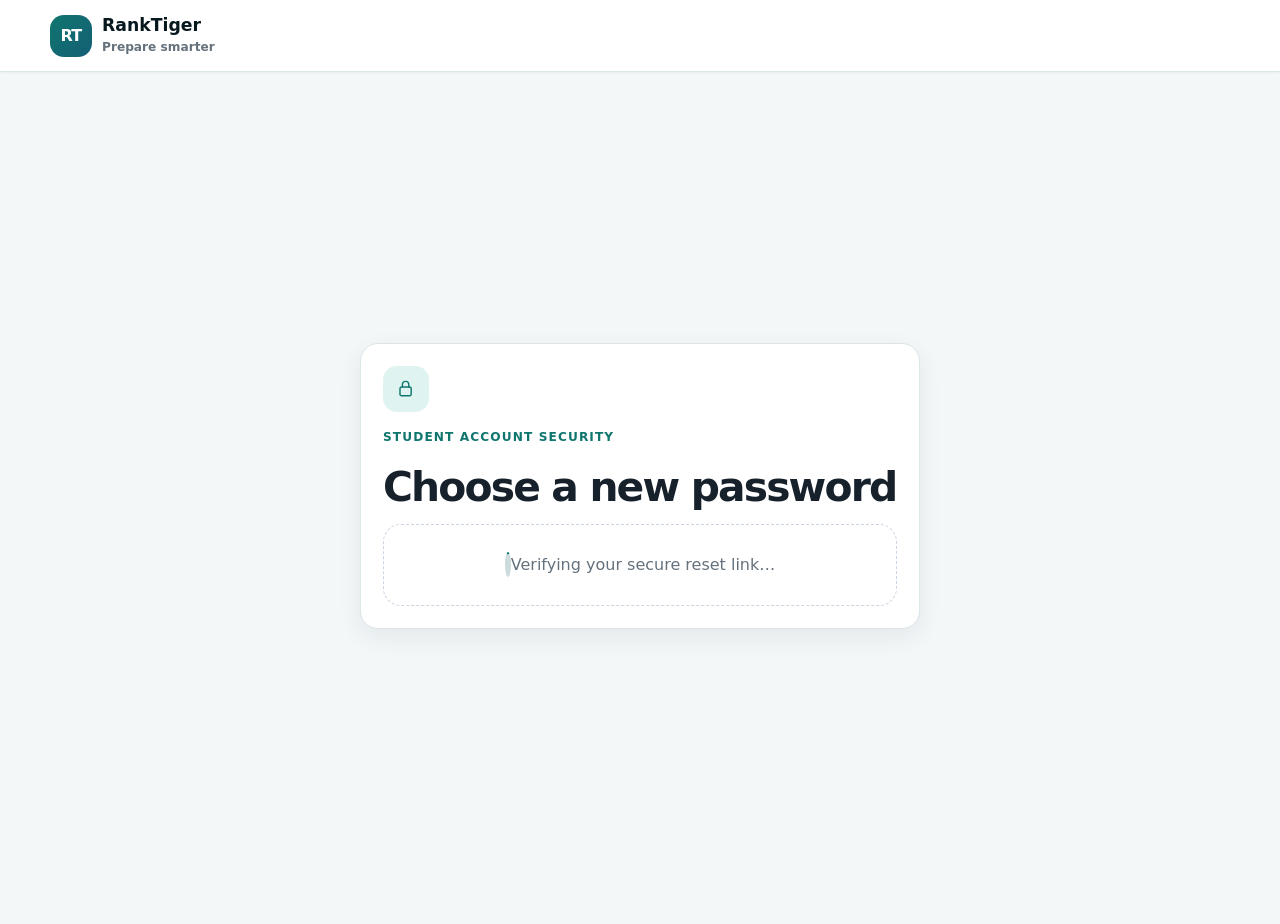
<file: reset-password.html>
<!doctype html>
<html lang="en">
<head>
  <meta charset="UTF-8" />
  <meta name="viewport" content="width=device-width, initial-scale=1.0, viewport-fit=cover" />
  <meta name="theme-color" content="#0f766e" />
  <meta name="robots" content="noindex,nofollow" />
  <meta name="description" content="Reset your RankTiger student account password." />
  <title>Reset password — RankTiger</title>
  <script type="module" crossorigin src="/assets/resetPassword-CTVvzPHw.js"></script>
  <link rel="modulepreload" crossorigin href="/assets/toast-BnISsr59.js">
  <link rel="stylesheet" crossorigin href="/assets/toast-DUS-mjHX.css">
</head>
<body class="public-body recovery-body">
  <a class="skip-link" href="#mainContent">Skip to main content</a>

  <svg class="svg-sprite" aria-hidden="true">
    <symbol id="i-lock" viewBox="0 0 24 24"><rect x="5" y="10" width="14" height="11" rx="2"/><path d="M8 10V7a4 4 0 0 1 8 0v3"/></symbol>
  </svg>

  <div class="app-shell public-shell">
    <header class="app-header">
      <a class="brand" href="./index.html" aria-label="RankTiger home">
        <span class="brand-mark" aria-hidden="true">RT</span>
        <span class="brand-copy"><strong>RankTiger</strong><small>Prepare smarter</small></span>
      </a>
    </header>

    <main id="mainContent" class="app-main recovery-main">
      <section id="setupNotice" class="notice notice-warning hidden" role="status">
        Add the Supabase URL and publishable key to your environment before running RankTiger.
      </section>

      <article class="card auth-card recovery-card">
        <span class="form-icon"><svg class="icon"><use href="#i-lock"></use></svg></span>
        <span class="eyebrow">Student account security</span>
        <h1>Choose a new password</h1>

        <div id="recoveryLoading" class="loading-state"><span class="spinner"></span>Verifying your secure reset link…</div>

        <div id="recoveryInvalid" class="empty-state hidden" role="alert">
          <h2>Request a new link</h2>
          <p>This password-reset link is invalid or has expired. Request a new link and try again.</p>
          <a class="button button-primary" href="./index.html?reason=recovery#authCard">Return to sign in</a>
        </div>

        <form id="resetPasswordForm" class="auth-form hidden" autocomplete="off" novalidate>
          <p class="muted">Enter a new password for your verified email account.</p>
          <label>New password<input name="password" type="password" autocomplete="new-password" minlength="8" aria-describedby="passwordPolicyHelp" required /></label>
          <label>Confirm new password<input name="confirmPassword" type="password" autocomplete="new-password" minlength="8" required /></label>
          <p id="passwordPolicyHelp" class="field-help"></p>
          <button class="button button-primary button-block" type="submit">Update password</button>
        </form>
      </article>
    </main>
  </div>

  <div id="toastRoot" class="toast-root" aria-live="polite" aria-atomic="true"></div>
</body>
</html>
</file>
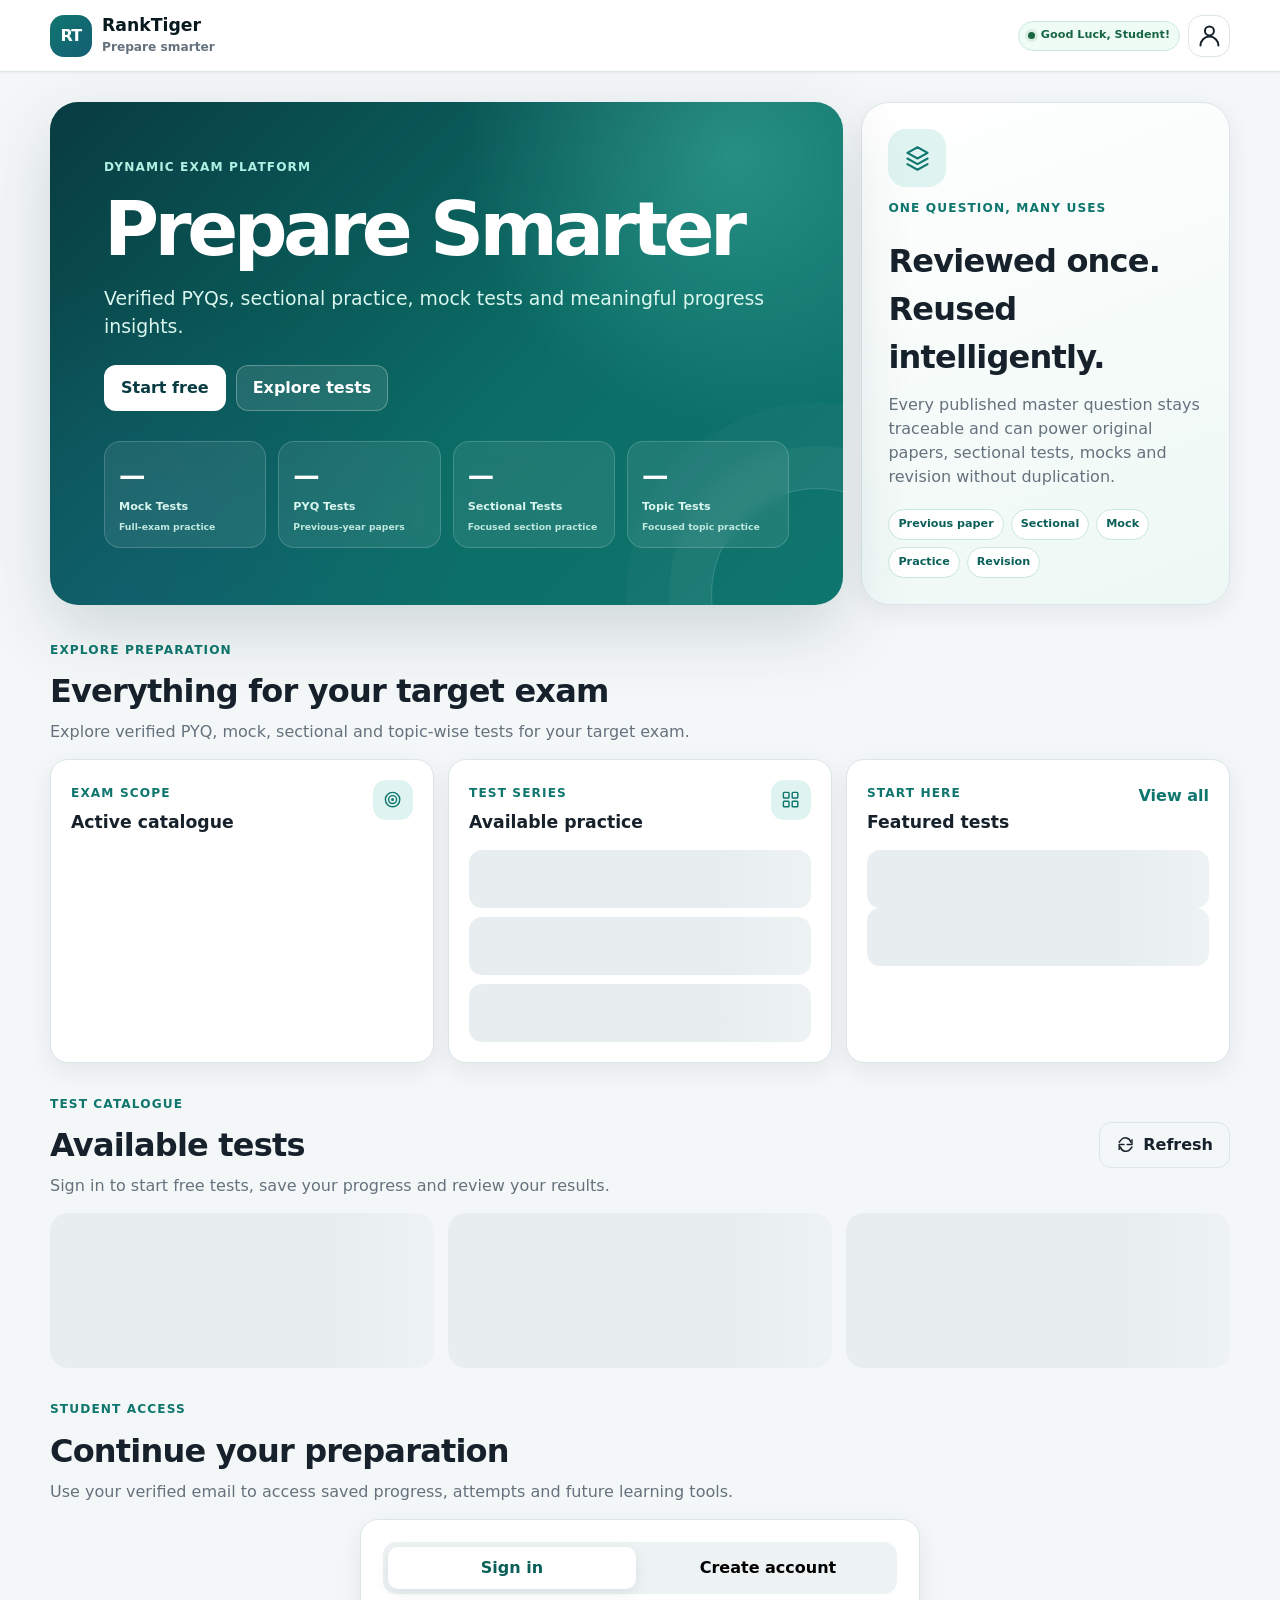
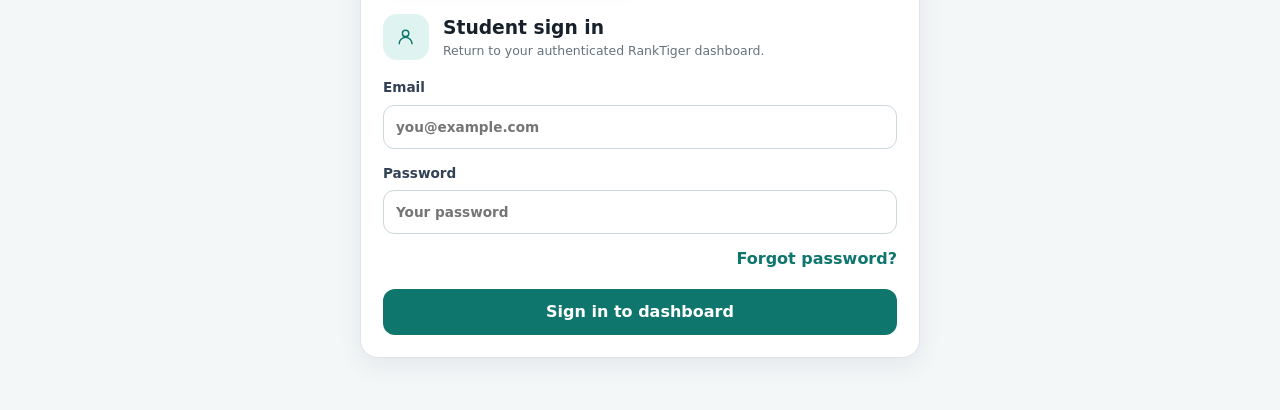
<file: student.html>
<!doctype html>
<html lang="en">
<head>
  <meta charset="UTF-8" />
  <meta name="viewport" content="width=device-width, initial-scale=1.0, viewport-fit=cover" />
  <meta name="theme-color" content="#0f766e" />
  <meta name="description" content="RankTiger student hub, dynamic tests, saved questions and performance analytics." />
  <title>RankTiger Student Hub</title>
  <script type="module" crossorigin src="/assets/student-CAC69eNG.js"></script>
  <link rel="modulepreload" crossorigin href="/assets/toast-BnISsr59.js">
  <link rel="modulepreload" crossorigin href="/assets/connectionState-DuCZ3khG.js">
  <link rel="modulepreload" crossorigin href="/assets/testTypes-CKsVFdip.js">
  <link rel="stylesheet" crossorigin href="/assets/toast-DUS-mjHX.css">
</head>
<body class="student-body">
  <a class="skip-link" href="#mainContent">Skip to main content</a>

  <svg class="svg-sprite" aria-hidden="true">
    <symbol id="i-home" viewBox="0 0 24 24"><path d="M3 11.5 12 4l9 7.5V21a1 1 0 0 1-1 1h-5v-7H9v7H4a1 1 0 0 1-1-1v-9.5Z"/><path d="m1.5 12.5 10.5-9 10.5 9"/></symbol>
    <symbol id="i-grid" viewBox="0 0 24 24"><rect x="3" y="3" width="7" height="7" rx="1"/><rect x="14" y="3" width="7" height="7" rx="1"/><rect x="3" y="14" width="7" height="7" rx="1"/><rect x="14" y="14" width="7" height="7" rx="1"/></symbol>
    <symbol id="i-bookmark" viewBox="0 0 24 24"><path d="M6 3h12a1 1 0 0 1 1 1v17l-7-4-7 4V4a1 1 0 0 1 1-1Z"/></symbol>
    <symbol id="i-chart" viewBox="0 0 24 24"><path d="M4 20V10M10 20V4M16 20v-7M22 20H2"/></symbol>
    <symbol id="i-user" viewBox="0 0 24 24"><circle cx="12" cy="8" r="4"/><path d="M4 21a8 8 0 0 1 16 0"/></symbol>
    <symbol id="i-file" viewBox="0 0 24 24"><path d="M6 2h8l4 4v16H6z"/><path d="M14 2v5h5M9 12h6M9 16h6"/></symbol>
    <symbol id="i-layers" viewBox="0 0 24 24"><path d="m12 2 9 5-9 5-9-5 9-5Z"/><path d="m3 12 9 5 9-5M3 17l9 5 9-5"/></symbol>
    <symbol id="i-target" viewBox="0 0 24 24"><circle cx="12" cy="12" r="9"/><circle cx="12" cy="12" r="5"/><circle cx="12" cy="12" r="1"/></symbol>
    <symbol id="i-clock" viewBox="0 0 24 24"><circle cx="12" cy="12" r="9"/><path d="M12 7v5l3 2"/></symbol>
    <symbol id="i-play" viewBox="0 0 24 24"><path d="m8 5 11 7-11 7V5Z"/></symbol>
    <symbol id="i-search" viewBox="0 0 24 24"><circle cx="11" cy="11" r="7"/><path d="m20 20-4-4"/></symbol>
    <symbol id="i-refresh" viewBox="0 0 24 24"><path d="M20 6v6h-6M4 18v-6h6"/><path d="M18.5 9A7 7 0 0 0 6 6.5L4 9M5.5 15A7 7 0 0 0 18 17.5l2-2.5"/></symbol>
    <symbol id="i-arrow" viewBox="0 0 24 24"><path d="M5 12h14M13 6l6 6-6 6"/></symbol>
    <symbol id="i-check" viewBox="0 0 24 24"><path d="m5 12 4 4L19 6"/></symbol>
    <symbol id="i-flag" viewBox="0 0 24 24"><path d="M5 22V3M5 4h11l-2 4 2 4H5"/></symbol>
    <symbol id="i-lock" viewBox="0 0 24 24"><rect x="5" y="10" width="14" height="11" rx="2"/><path d="M8 10V7a4 4 0 0 1 8 0v3"/></symbol>
    <symbol id="i-edit" viewBox="0 0 24 24"><path d="m4 20 4.5-1 10-10-3.5-3.5-10 10L4 20Z"/><path d="m13.5 7 3.5 3.5"/></symbol>
    <symbol id="i-trend" viewBox="0 0 24 24"><path d="m3 17 6-6 4 4 8-9"/><path d="M15 6h6v6"/></symbol>
  </svg>

  <div id="app" class="app-shell student-shell">
    <header class="app-header">
      <a class="brand" href="./student.html#home" aria-label="RankTiger student home">
        <span class="brand-mark" aria-hidden="true">RT</span>
        <span class="brand-copy"><strong id="brandName">RankTiger</strong><small id="brandTagline">Prepare smarter</small></span>
      </a>
      <div class="header-actions">
        <span id="syncState" class="sync-badge checking" role="status" aria-live="polite"><span class="sync-dot" aria-hidden="true"></span><span class="sync-label-full">Connecting…</span><span class="sync-label-short">Checking…</span></span>
        <button id="profileShortcut" class="icon-button" data-route="#profile" type="button" aria-label="Open profile"><svg class="icon"><use href="#i-user"></use></svg></button>
      </div>
    </header>

    <main id="mainContent" class="app-main">
      <section id="setupNotice" class="notice notice-warning hidden" role="status">Add the Supabase URL and publishable key to your environment before running RankTiger.</section>
      <section id="studentLoading" class="loading-state app-opening-state">Checking your RankTiger session…</section>

      <section id="studentView" class="hidden">
        <section id="dashboardHome" class="dashboard-shell hub-page">
          <div class="dashboard-welcome">
            <div class="dashboard-welcome-copy"><span class="eyebrow light">Student hub</span><h1 id="welcomeTitle">Welcome</h1><p id="targetExamLabel">Loading your preparation plan…</p></div>
            <button id="continueAttemptButton" class="button dashboard-continue hidden" type="button"><svg class="icon"><use href="#i-play"></use></svg><span>Continue test</span></button>
          </div>

          <div class="dashboard-summary-grid" aria-label="Preparation summary">
            <article class="summary-card"><span>Average accuracy</span><strong id="summaryAccuracy">0%</strong><small>Submitted tests</small></article>
            <article class="summary-card"><span>Completed</span><strong id="summaryCompleted">0</strong><small>Test attempts</small></article>
            <article class="summary-card"><span>Saved</span><strong id="summarySaved">0</strong><small>Revision questions</small></article>
            <article class="summary-card"><span>Questions solved</span><strong id="summarySolved">0</strong><small>Total attempted</small></article>
          </div>

          <div id="continueAttemptCard" class="continue-card hidden" aria-live="polite"></div>

          <div class="section-heading compact dashboard-section-heading"><div><span class="eyebrow">Quick practice</span><h2>Choose your next test</h2></div><button class="text-button" data-route="#tests" type="button">View all</button></div>
          <div class="dashboard-grid hub-quick-grid">
            <button class="dashboard-card" data-test-filter="PYQ_FULL" type="button"><span class="dashboard-icon"><svg class="icon"><use href="#i-file"></use></svg></span><span class="dashboard-copy"><strong>PYQ Tests</strong><small><b id="quickPyqCount">0</b> ready tests</small></span><svg class="icon card-arrow"><use href="#i-arrow"></use></svg></button>
            <button class="dashboard-card" data-test-filter="PYQ_SECTIONAL" type="button"><span class="dashboard-icon"><svg class="icon"><use href="#i-layers"></use></svg></span><span class="dashboard-copy"><strong>Sectional Tests</strong><small><b id="quickSectionalCount">0</b> focused tests</small></span><svg class="icon card-arrow"><use href="#i-arrow"></use></svg></button>
            <button class="dashboard-card" data-test-filter="FULL_MOCK" type="button"><span class="dashboard-icon"><svg class="icon"><use href="#i-target"></use></svg></span><span class="dashboard-copy"><strong>Mock Tests</strong><small><b id="quickMockCount">0</b> simulations</small></span><svg class="icon card-arrow"><use href="#i-arrow"></use></svg></button>
            <button class="dashboard-card" data-test-filter="DAILY_QUIZ" type="button"><span class="dashboard-icon"><svg class="icon"><use href="#i-clock"></use></svg></span><span class="dashboard-copy"><strong>Daily Quiz</strong><small><b id="quickDailyCount">0</b> available</small></span><svg class="icon card-arrow"><use href="#i-arrow"></use></svg></button>
          </div>

          <div class="hub-insight-grid">
            <article id="weakSubjectCard" class="hub-insight-card card"></article>
            <article id="recommendedTestCard" class="hub-insight-card card"></article>
            <article id="packageSummaryCard" class="hub-insight-card card"></article>
          </div>

          <div class="section-heading compact dashboard-section-heading"><div><span class="eyebrow">Recent activity</span><h2>Latest results</h2></div><button class="text-button" data-route="#results" type="button">All results</button></div>
          <div id="homeRecentResults" class="home-recent-results"></div>
        </section>

        <section id="catalogueSection" class="section-block catalogue-section student-catalogue-section hub-page hidden">
          <div class="page-heading catalogue-page-heading"><div><span class="eyebrow">Dynamic catalogue</span><h1 id="catalogueTitle">Tests</h1><p>Search, filter, resume or reattempt student-ready tests.</p></div><span class="catalogue-heading-badge"><svg class="icon"><use href="#i-grid"></use></svg><b id="catalogueCount">0</b></span></div>
          <div id="testTabs" class="scroll-tabs" role="tablist" aria-label="Test types"></div>
          <div class="catalogue-toolbar card hub-filter-card">
            <label class="catalogue-search"><svg class="icon"><use href="#i-search"></use></svg><span class="sr-only">Search tests</span><input id="testSearch" type="search" placeholder="Search test, exam, subject or paper" autocomplete="off" /></label>
            <details class="catalogue-filter-disclosure">
              <summary>Filters</summary>
              <div class="catalogue-filter-fields">
                <div class="hub-filter-grid">
                  <label><span>Subject</span><select id="testSubjectFilter"><option value="">All subjects</option></select></label>
                  <label><span>Topic</span><select id="testTopicFilter"><option value="">All topics</option></select></label>
                  <label><span>Year</span><select id="testYearFilter"><option value="">All years</option></select></label>
                  <label><span>Date</span><select id="testDateFilter"><option value="">All dates</option></select></label>
                  <label><span>Shift</span><select id="testShiftFilter"><option value="">All shifts</option></select></label>
                  <label><span>Access</span><select id="testAccessFilter"><option value="ALL">All access</option><option value="FREE">Free</option><option value="UNLOCKED">Unlocked</option><option value="PREMIUM">Premium</option></select></label>
                  <label><span>Progress</span><select id="testProgressFilter"><option value="ALL">All progress</option><option value="NOT_STARTED">Not started</option><option value="IN_PROGRESS">In progress</option><option value="COMPLETED">Completed</option></select></label>
                  <label><span>Sort</span><select id="testSort"><option value="RECOMMENDED">Recommended</option><option value="NEWEST">Newest</option><option value="OLDEST">Oldest</option><option value="PERFORMANCE">Best performance</option><option value="NAME">Name</option></select></label>
                </div>
                <div class="button-row"><button id="refreshStudentTests" class="button button-ghost" type="button"><svg class="icon"><use href="#i-refresh"></use></svg><span>Refresh</span></button><button id="clearCatalogueFilters" class="text-button hidden" type="button">Clear filters</button></div>
              </div>
            </details>
          </div>
          <div class="catalogue-result-bar"><div><strong id="catalogueResultText">Loading tests…</strong><span id="catalogueScopeText">Published RankTiger catalogue</span></div></div>
          <div id="studentTestList" class="catalogue-grid" aria-live="polite"></div>
          <div id="testPagination" class="hub-pagination"></div>
        </section>

        <section id="savedSection" class="section-block hub-page hidden">
          <div class="page-heading"><div><span class="eyebrow">Revision workspace</span><h1>Saved</h1><p>Review bookmarks and learn from repeated mistakes.</p></div><span class="catalogue-heading-badge"><svg class="icon"><use href="#i-bookmark"></use></svg><b id="savedCount">0</b></span></div>
          <div class="scroll-tabs saved-tabs" role="tablist" aria-label="Saved question types"><button class="catalogue-tab active" data-saved-kind="BOOKMARKS" type="button"><span>Bookmarks</span></button><button class="catalogue-tab" data-saved-kind="MISTAKES" type="button"><span>Mistake Book</span></button></div>
          <div class="catalogue-toolbar card hub-filter-card">
            <label class="catalogue-search"><svg class="icon"><use href="#i-search"></use></svg><span class="sr-only">Search saved questions</span><input id="savedSearch" type="search" placeholder="Search question, subject or topic" autocomplete="off" /></label>
            <div class="hub-filter-grid compact-filters">
              <label><span>Subject</span><select id="savedSubjectFilter"><option value="">All subjects</option></select></label>
              <label><span>Topic</span><select id="savedTopicFilter"><option value="">All topics</option></select></label>
              <label id="mistakeStatusLabel" class="hidden"><span>Status</span><select id="mistakeStatusFilter"><option value="ALL">All</option><option value="OPEN">To revise</option><option value="RESOLVED">Resolved</option></select></label>
            </div>
            <div id="revisionTestAction"></div>
          </div>
          <div id="savedList" class="saved-question-list" aria-live="polite"></div>
          <div id="savedPagination" class="hub-pagination"></div>
        </section>

        <section id="resultsSection" class="section-block hub-page hidden">
          <div id="resultsListView">
            <div class="page-heading"><div><span class="eyebrow">Performance</span><h1>Results</h1><p>Submitted attempts, trends and detailed answer review.</p></div><span class="catalogue-heading-badge"><svg class="icon"><use href="#i-chart"></use></svg><b id="resultCount">0</b></span></div>
            <div class="catalogue-toolbar card hub-filter-card inline-toolbar">
              <label class="catalogue-search"><svg class="icon"><use href="#i-search"></use></svg><span class="sr-only">Search results</span><input id="resultSearch" type="search" placeholder="Search completed tests" autocomplete="off" /></label>
              <label><span>Sort</span><select id="resultSort"><option value="NEWEST">Newest</option><option value="OLDEST">Oldest</option><option value="SCORE">Highest score</option><option value="ACCURACY">Highest accuracy</option></select></label>
            </div>
            <div id="resultList" class="result-history-list" aria-live="polite"></div>
            <div id="resultPagination" class="hub-pagination"></div>
          </div>
          <div id="resultDetailView" class="hidden" aria-live="polite"></div>
        </section>

        <section id="profileSection" class="section-block hub-page hidden">
          <div class="page-heading"><div><span class="eyebrow">Account</span><h1>Profile</h1><p>Update learning preferences without changing protected account identifiers.</p></div><span class="catalogue-heading-badge"><svg class="icon"><use href="#i-user"></use></svg></span></div>
          <div id="profileContent" class="profile-hub-grid" aria-live="polite"></div>
        </section>

        <section id="attemptSection" class="section-block hidden" aria-live="polite"><div id="testEngineRoot"></div></section>
      </section>
    </main>

    <nav id="mobileNav" class="bottom-nav hidden" aria-label="Student navigation">
      <button data-route="#home" class="active" type="button"><svg class="icon"><use href="#i-home"></use></svg><span>Home</span></button>
      <button data-route="#tests" type="button"><svg class="icon"><use href="#i-grid"></use></svg><span>Tests</span></button>
      <button data-route="#saved" type="button"><svg class="icon"><use href="#i-bookmark"></use></svg><span>Saved</span></button>
      <button data-route="#results" type="button"><svg class="icon"><use href="#i-chart"></use></svg><span>Results</span></button>
      <button data-route="#profile" type="button"><svg class="icon"><use href="#i-user"></use></svg><span>Profile</span></button>
    </nav>
  </div>

  <div id="toastRoot" class="toast-root" aria-live="polite" aria-atomic="true"></div>
</body>
</html>
</file>
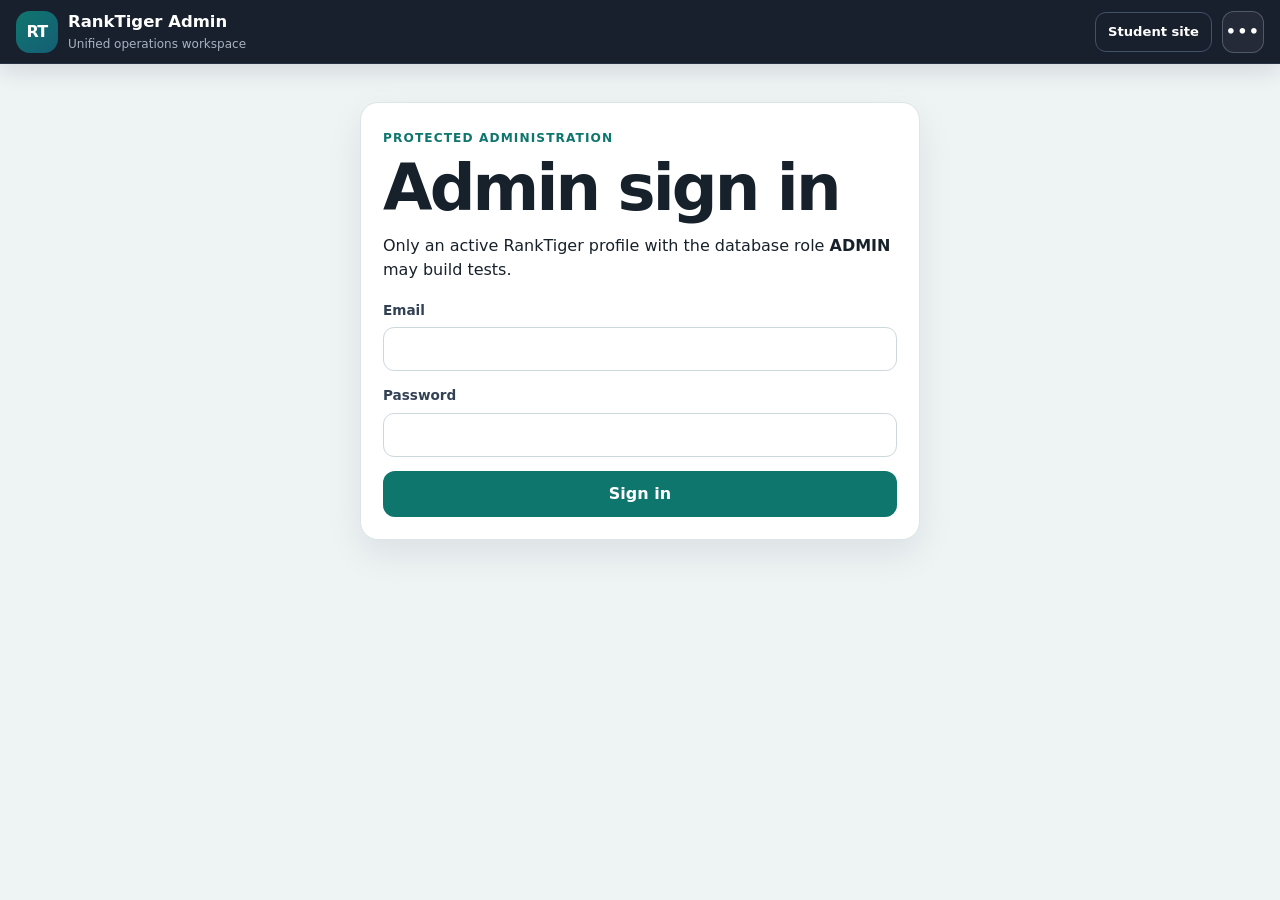
<file: test-builder.html>
<!doctype html>
<html lang="en">
<head>
  <meta charset="UTF-8" />
  <meta name="viewport" content="width=device-width, initial-scale=1.0, viewport-fit=cover" />
  <meta name="theme-color" content="#111827" />
  <meta name="description" content="RankTiger Phase 4A dynamic multi-filter fixed-question test builder." />
  <title>Dynamic Test Builder · RankTiger Admin</title>
  <script type="module" crossorigin src="/assets/testBuilder-BQHY5MtC.js"></script>
  <link rel="modulepreload" crossorigin href="/assets/toast-BnISsr59.js">
  <link rel="modulepreload" crossorigin href="/assets/turnstile-BXuL7fXe.js">
  <link rel="modulepreload" crossorigin href="/assets/adminShell-BUAyvVil.js">
  <link rel="stylesheet" crossorigin href="/assets/toast-DUS-mjHX.css">
  <link rel="stylesheet" crossorigin href="/assets/testBuilder-BqmbswRq.css">
</head>
<body class="admin-body phase4a-body">
  <div class="app-shell">
    <header class="topbar topbar-dark admin-topbar phase4a-topbar">
      <div class="admin-topbar-leading">
        <button aria-controls="adminSidebar" aria-expanded="false" aria-label="Open admin navigation" class="admin-sidebar-toggle" id="adminSidebarToggle" type="button"><span aria-hidden="true"><i></i><i></i><i></i></span></button>
        <a class="brand" href="./admin.html#admin-dashboard">
          <span class="brand-mark">RT</span>
          <span><strong>RankTiger Admin</strong><small>Unified operations workspace</small></span>
        </a>
      </div>
      <div class="topbar-actions admin-topbar-actions">
        <a class="button button-ghost-light admin-topbar-action admin-topbar-student-link" href="./student.html">Student site</a>
        <div class="admin-account">
          <button aria-controls="adminAccountMenu" aria-expanded="false" aria-label="Open admin account menu" class="admin-account-toggle" id="adminAccountMenuToggle" type="button">•••</button>
          <div class="admin-account-menu" id="adminAccountMenu">
            <a href="./admin.html#admin-dashboard">Admin dashboard</a>
            <a href="./student.html">Open student site</a>
            <button id="phase4aSignOut" class="hidden" type="button">Sign out</button>
          </div>
        </div>
      </div>
    </header>

    <main class="admin-main phase4a-main">
      <section id="phase4aSetupNotice" class="notice notice-warning hidden">
        Add the RankTiger Supabase URL and browser-safe publishable key before using this page.
      </section>

      <section id="phase4aSessionPanel" class="auth-card section narrow-card">
        <span class="eyebrow">Protected administration</span>
        <h1>Restoring admin session…</h1>
        <p id="phase4aSessionMessage">Checking your existing secure session. You should not need to sign in again.</p>
        <button id="phase4aSessionRetry" class="button button-ghost button-block hidden" type="button">Retry session</button>
      </section>

      <section id="phase4aLoginPanel" class="auth-card section narrow-card hidden">
        <span class="eyebrow">Protected administration</span>
        <h1>Admin sign in</h1>
        <p>Only an active RankTiger profile with the database role <strong>ADMIN</strong> may build tests.</p>
        <form id="phase4aLoginForm" class="auth-form" novalidate>
          <label>Email<input name="email" type="email" autocomplete="email" required /></label>
          <label>Password<input name="password" type="password" autocomplete="current-password" required /></label>
          <div id="builderSignInTurnstile" class="turnstile-slot"></div>
          <button class="button button-primary button-block" type="submit">Sign in</button>
        </form>
      </section>

      <section id="phase4aBuilderPanel" class="hidden phase4a-builder-shell">
        <div class="admin-workspace phase4a-admin-workspace">
          <aside aria-label="Admin navigation" class="admin-sidebar" id="adminSidebar">
            <div class="admin-sidebar-head">
              <div><span class="admin-sidebar-kicker">Operations</span><strong>Admin workspace</strong><small>Controlled content, review and testing</small></div>
              <button id="adminSidebarClose" class="admin-sidebar-close" type="button" aria-label="Close admin navigation">×</button>
            </div>
            <nav class="admin-sidebar-nav">
              <div class="admin-sidebar-group">
                <span class="admin-sidebar-group-label">Workspace</span>
                <a class="admin-sidebar-link" href="./admin.html#admin-dashboard"><span aria-hidden="true" class="admin-nav-icon">H</span><span><strong>Dashboard</strong><small>Queues, priorities &amp; quick actions</small></span></a>
              </div>
              <div class="admin-sidebar-group">
                <span class="admin-sidebar-group-label">Question workflow</span>
                <a class="admin-sidebar-link" href="./admin.html#admin-import"><span class="admin-stage-badge">1</span><span><strong>Import</strong><small>Sources, manual drafts &amp; HTML packages</small></span></a>
                <a class="admin-sidebar-link" href="./admin.html#admin-repair"><span class="admin-stage-badge">2</span><span><strong>Image &amp; Content Repair</strong><small>Prepare final student presentation</small></span></a>
                <a class="admin-sidebar-link" href="./admin.html#admin-review"><span class="admin-stage-badge">3</span><span><strong>Final Review</strong><small>Verify answer, topic &amp; presentation</small></span></a>
                <a class="admin-sidebar-link" href="./admin.html#admin-publish"><span class="admin-stage-badge">4</span><span><strong>Publish</strong><small>Release reviewed repair revision</small></span></a>
              </div>
              <div class="admin-sidebar-group">
                <span class="admin-sidebar-group-label">Tests</span>
                <a class="admin-sidebar-link" href="./admin.html#admin-tests"><span aria-hidden="true" class="admin-nav-icon">T</span><span><strong>Build Tests</strong><small>Simple fixed-question builder</small></span></a>
                <a aria-current="page" class="admin-sidebar-link active" href="./test-builder.html"><span aria-hidden="true" class="admin-nav-icon">D</span><span><strong>Dynamic Builder</strong><small>Smart multi-filter fixed builder</small></span></a>
                <a class="admin-sidebar-link" href="./admin.html#admin-catalogue"><span aria-hidden="true" class="admin-nav-icon">C</span><span><strong>Test Catalogue</strong><small>Find, edit and archive tests</small></span></a>
              </div>
            </nav>
            <div class="admin-sidebar-footer"><strong>Single-copy master questions</strong><span>Dynamic filters create links, never duplicate questions.</span></div>
          </aside>
          <button aria-label="Close admin navigation" class="admin-sidebar-backdrop" id="adminSidebarBackdrop" tabindex="-1" type="button"></button>
          <div class="admin-workspace-main phase4a-workspace-main">
        <div class="dashboard-header admin-page-header phase4a-heading">
          <div>
            <span class="eyebrow">Test operations · smart fixed builder</span>
            <h1>Dynamic Test Builder</h1>
            <p>Build fixed tests from the student-ready master bank using cascading database facets. Every saved test links master question IDs; questions are never copied.</p>
          </div>
          <div class="phase4a-heading-actions">
            <div aria-label="Current environment" class="admin-page-context"><span aria-hidden="true" class="admin-env-dot"></span><span><strong>RankTiger</strong><small>production · Admin-only workspace</small></span></div>
            <button id="phase4aRefresh" class="button button-ghost phase4a-refresh-button" type="button">↻ Refresh</button>
          </div>
        </div>

        <section class="panel-card phase4a-mode-card" aria-labelledby="builderModeTitle">
          <div class="section-heading compact">
            <div>
              <span class="eyebrow">Step 1</span>
              <h2 id="builderModeTitle">Choose test mode</h2>
            </div>
          </div>
          <div id="phase4aModePicker" class="phase4a-mode-grid" role="radiogroup" aria-label="Test builder mode">
            <label class="phase4a-mode-option">
              <input type="radio" name="builderMode" value="CUSTOM" checked />
              <strong>Custom selected</strong>
              <span>Filter, inspect and manually select questions.</span>
            </label>
            <label class="phase4a-mode-option">
              <input type="radio" name="builderMode" value="PYQ_ORIGINAL" />
              <strong>Original full PYQ</strong>
              <span>Exactly one package; genuine source PYQs only.</span>
            </label>
            <label class="phase4a-mode-option">
              <input type="radio" name="builderMode" value="PYQ_COMPLETED" />
              <strong>Completed PYQ practice</strong>
              <span>One package; source PYQs plus labelled supplements.</span>
            </label>
            <label class="phase4a-mode-option">
              <input type="radio" name="builderMode" value="PYQ_SECTIONAL" />
              <strong>Sectional test</strong>
              <span>One or more packages and one or more subjects/topics.</span>
            </label>
          </div>
          <div id="phase4aModeNote" class="phase4a-mode-note" aria-live="polite"></div>
        </section>

        <section class="panel-card phase4a-filter-card" aria-labelledby="filterTitle">
          <div class="section-heading compact phase4a-filter-heading">
            <div>
              <span class="eyebrow">Step 2</span>
              <h2 id="filterTitle">Smart filters</h2>
              <p class="muted">Available values and counts come from the current student-ready question bank. Select within a group with OR; groups combine with AND.</p>
            </div>
            <button id="phase4aClearFilters" class="button button-ghost" type="button">Clear</button>
          </div>

          <div class="phase4a-filter-section" id="phase4aFilterContext">
            <div class="phase4a-filter-section-heading"><strong>Exam context</strong><span>Choose the paper context first. Later filters recalculate automatically.</span></div>
            <div class="phase4a-filter-grid phase4a-filter-grid-context">
              <details class="phase4a-multiselect" data-filter-menu="board_ids" data-mode-visibility="CUSTOM PYQ_SECTIONAL">
                <summary><span>Board</span><strong data-filter-summary="board_ids">All</strong></summary><div class="phase4a-filter-options" data-filter-options="board_ids"></div>
              </details>
              <details class="phase4a-multiselect" data-filter-menu="exam_ids" data-mode-visibility="CUSTOM PYQ_SECTIONAL">
                <summary><span>Exam</span><strong data-filter-summary="exam_ids">All</strong></summary><div class="phase4a-filter-options" data-filter-options="exam_ids"></div>
              </details>
              <details class="phase4a-multiselect" data-filter-menu="exam_years" data-mode-visibility="CUSTOM PYQ_SECTIONAL">
                <summary><span>Year</span><strong data-filter-summary="exam_years">All</strong></summary><div class="phase4a-filter-options" data-filter-options="exam_years"></div>
              </details>
              <details class="phase4a-multiselect phase4a-package-filter" data-filter-menu="package_ids" data-mode-visibility="CUSTOM PYQ_ORIGINAL PYQ_COMPLETED PYQ_SECTIONAL" open>
                <summary><span>Paper / Package</span><strong data-filter-summary="package_ids">All active packages</strong></summary><div class="phase4a-filter-options" data-filter-options="package_ids"></div>
              </details>
            </div>
          </div>

          <div class="phase4a-filter-section" data-mode-visibility="CUSTOM PYQ_SECTIONAL">
            <div class="phase4a-filter-section-heading"><strong>Question classification</strong><span>Narrow to subjects and topics that actually exist under the selected context.</span></div>
            <div class="phase4a-filter-grid phase4a-filter-grid-classification">
              <details class="phase4a-multiselect" data-filter-menu="subject_ids" data-mode-visibility="CUSTOM PYQ_SECTIONAL">
                <summary><span>Subject</span><strong data-filter-summary="subject_ids">All subjects</strong></summary><div class="phase4a-filter-options" data-filter-options="subject_ids"></div>
              </details>
              <details class="phase4a-multiselect" data-filter-menu="topic_ids" data-mode-visibility="CUSTOM PYQ_SECTIONAL">
                <summary><span>Topic</span><strong data-filter-summary="topic_ids">All topics</strong></summary><div class="phase4a-filter-options" data-filter-options="topic_ids"></div>
              </details>
            </div>
          </div>

          <details class="phase4a-advanced-filters" data-mode-visibility="CUSTOM PYQ_SECTIONAL">
            <summary>More filters</summary>
            <div class="phase4a-filter-grid phase4a-filter-grid-advanced">
              <details class="phase4a-multiselect" data-filter-menu="shift_nos"><summary><span>Shift</span><strong data-filter-summary="shift_nos">All</strong></summary><div class="phase4a-filter-options" data-filter-options="shift_nos"></div></details>
              <details class="phase4a-multiselect" data-filter-menu="section_codes"><summary><span>Section</span><strong data-filter-summary="section_codes">All</strong></summary><div class="phase4a-filter-options" data-filter-options="section_codes"></div></details>
              <details class="phase4a-multiselect" data-filter-menu="languages"><summary><span>Language</span><strong data-filter-summary="languages">All</strong></summary><div class="phase4a-filter-options" data-filter-options="languages"></div></details>
              <details class="phase4a-multiselect" data-filter-menu="difficulties"><summary><span>Difficulty</span><strong data-filter-summary="difficulties">All</strong></summary><div class="phase4a-filter-options" data-filter-options="difficulties"></div></details>
              <details class="phase4a-multiselect" data-filter-menu="question_types"><summary><span>Question type</span><strong data-filter-summary="question_types">All</strong></summary><div class="phase4a-filter-options" data-filter-options="question_types"></div></details>
              <details class="phase4a-multiselect" data-filter-menu="membership_types"><summary><span>Membership</span><strong data-filter-summary="membership_types">All</strong></summary><div class="phase4a-filter-options" data-filter-options="membership_types"></div></details>
            </div>
            <div class="phase4a-switch-row">
              <label class="phase4a-switch"><input id="phase4aIncludeSupplements" type="checkbox" checked /> Include supplemental NORMAL questions</label>
              <label class="phase4a-switch"><input id="phase4aIncludeSuperseded" type="checkbox" /> Show superseded package versions</label>
              <label class="phase4a-switch"><input id="phase4aIncludeUnassigned" type="checkbox" checked /> Include published questions without an import package</label>
            </div>
          </details>

          <div id="phase4aFilterChips" class="phase4a-filter-chips" aria-live="polite"></div>
          <div id="phase4aFacetSummary" class="phase4a-summary-grid" aria-live="polite"></div>

          <div class="phase4a-search-row">
            <label>Search filtered stack<input id="phase4aSearch" type="search" placeholder="Question ID, text, package, subject or topic" autocomplete="off" /></label>
            <label>Question order<select id="phase4aOrder"><option value="PACKAGE_ORIGINAL">Package → original order</option><option value="SUBJECT">Subject → topic → source order</option><option value="TOPIC">Topic → subject → source order</option><option value="QUESTION_ID">Question ID</option><option value="DETERMINISTIC_RANDOM">Deterministic mixed order</option><option value="SELECTED">Manual selection order</option></select></label>
          </div>
          <div class="phase4a-apply-bar">
            <div><strong id="phase4aFilterState">Filters ready</strong><span id="phase4aFilterStateMeta">Choose filters, then apply to load the question stack.</span></div>
            <button id="phase4aApplyFilters" class="button button-primary" type="button">Apply filters</button>
            <button id="phase4aLoadQuestions" class="hidden" type="button" aria-hidden="true" tabindex="-1">Load question stack</button>
          </div>
        </section>

        <section id="phase4aSectionalBatchCard" class="panel-card phase4a-batch-card mode-hidden" data-mode-visibility="PYQ_SECTIONAL" aria-labelledby="sectionalBatchTitle">
          <div class="section-heading compact phase4a-batch-heading">
            <div>
              <span class="eyebrow">Batch option</span>
              <h2 id="sectionalBatchTitle">Create every package subject</h2>
              <p class="muted">Preview one missing fixed-list sectional test per subject for each selected package. Existing tests—including legacy IDs—are kept unchanged.</p>
            </div>
            <span class="phase4a-batch-safety">Draft-only · atomic · no overwrite</span>
          </div>
          <div class="phase4a-batch-guidance">
            <strong>Educator-safe defaults</strong>
            <span>Each subject gets its complete published question set. Time is calculated at about 36 seconds per question and rounded to 5 minutes. Review every draft before publishing.</span>
          </div>
          <div class="phase4a-batch-settings">
            <label>Marks per question<input id="phase4aBatchMarks" type="number" min="0.001" step="0.001" value="1" /></label>
            <label>Negative marks<input id="phase4aBatchNegative" type="number" min="0" step="0.001" value="0.25" /></label>
            <label>Starting catalogue order<input id="phase4aBatchSortOrder" type="number" min="0" step="1" value="1" /></label>
          </div>
          <div class="phase4a-batch-actions">
            <button id="phase4aBatchPreviewButton" class="button button-secondary" type="button">Preview all subjects</button>
            <button id="phase4aBatchCreateButton" class="button button-primary" type="button" disabled>Create missing drafts</button>
            <span id="phase4aBatchState" class="muted" aria-live="polite">Select one or more packages, then preview the batch.</span>
          </div>
          <div id="phase4aBatchPanel" class="phase4a-batch-panel hidden" aria-live="polite"></div>
        </section>

        <section class="panel-card phase4a-question-card" aria-labelledby="questionStackTitle">
          <div class="section-heading compact phase4a-question-heading">
            <div>
              <span class="eyebrow">Step 3</span>
              <h2 id="questionStackTitle">Question stack</h2>
              <p id="phase4aQuestionMeta" class="muted">Choose filters, then load matching questions.</p>
            </div>
            <div class="phase4a-selection-actions">
              <button id="phase4aSelectVisible" class="button button-ghost" type="button">Select visible</button>
              <button id="phase4aSelectAllFiltered" class="button button-secondary" type="button">Select all filtered</button>
              <button id="phase4aClearSelection" class="button button-ghost" type="button">Clear selection</button>
            </div>
          </div>

          <div id="phase4aSelectedBar" class="phase4a-selected-bar" aria-live="polite">
            <strong>0 selected</strong><span>Selection stays while filters or pages change.</span>
          </div>
          <div id="phase4aQuestionList" class="phase4a-question-list" aria-live="polite">
            <div class="empty-state">No question stack loaded.</div>
          </div>
          <button id="phase4aLoadMore" class="button button-ghost button-block hidden" type="button">Load more</button>
        </section>

        <section class="panel-card phase4a-test-card" aria-labelledby="testSettingsTitle">
          <div class="section-heading compact">
            <div>
              <span class="eyebrow">Step 4</span>
              <h2 id="testSettingsTitle">Preview and save fixed test</h2>
            </div>
          </div>
          <form id="phase4aTestForm" class="stack-form" novalidate>
            <div class="phase4a-test-grid">
              <label>Test ID
                <input name="testId" placeholder="GSSSB-CCE-2024-S1-FULL-PYQ-0001" required aria-describedby="phase4aIdentityHint" />
                <small id="phase4aIdentityHint" class="phase4a-identity-hint">Use a clear test identity. Multi-package sectional tests use a neutral generated ID while preserving every source package in provenance.</small>
              </label>
              <label>Test name
                <input name="testName" placeholder="GSSSB CCE 1 April 2024 Shift 1" required />
              </label>
              <label id="phase4aCustomTypeField">Custom test type
                <select name="customTestType">
                  <option value="FULL_MOCK">Full Mock</option>
                  <option value="SECTIONAL_MOCK">Sectional Mock</option>
                  <option value="TOPIC_PRACTICE">Topic Practice</option>
                  <option value="DAILY_QUIZ">Daily Quiz</option>
                  <option value="PYQ_FULL">PYQ Full</option>
                  <option value="PYQ_SECTIONAL">PYQ Sectional</option>
                </select>
              </label>
            </div>
            <details class="phase4a-test-advanced">
              <summary>Marks, duration and catalogue order</summary>
              <div class="phase4a-test-grid phase4a-test-grid-advanced">
                <label>Duration (minutes)<input name="durationMinutes" type="number" min="0" step="1" value="60" required /></label>
                <label>Marks per question<input name="marksPerQuestion" type="number" min="0.001" step="0.001" value="1" required /></label>
                <label>Negative marks<input name="negativeMarks" type="number" min="0" step="0.001" value="0" required /></label>
                <label>Catalogue order<input name="sortOrder" type="number" step="1" value="1" /></label>
              </div>
            </details>
            <div class="phase4a-preview-actions">
              <button id="phase4aPreviewButton" class="button button-secondary" type="button">Preview resolved test</button>
              <span id="phase4aPreviewState" class="muted">Preview is required before publication.</span>
            </div>
            <div id="phase4aPreviewPanel" class="phase4a-preview-panel hidden" aria-live="polite"></div>
            <div class="phase4a-save-actions">
              <button id="phase4aSaveDraftButton" class="button button-ghost" type="submit" name="testAction" value="DRAFT">Save as draft</button>
              <button id="phase4aPublishButton" class="button button-primary" type="submit" name="testAction" value="PUBLISH" disabled>Preview before publish</button>
              <div id="phase4aPublishGuard" class="phase4a-publish-guard" aria-live="polite">Publication stays locked until the current configuration has a clean authoritative preview.</div>
            </div>
          </form>
        </section>
          </div>
        </div>
      </section>
    </main>
  </div>

  <dialog id="phase4aConfirmDialog" class="phase4a-confirm-dialog">
    <div id="phase4aConfirmContent"></div>
  </dialog>

  <div id="toastRoot" class="toast-root" aria-live="polite" aria-atomic="true"></div>
</body>
</html>
</file>
<file: assets/toast-DUS-mjHX.css>
:root{--bg:#f4f7f8;--surface:#fff;--surface-soft:#eef7f5;--text:#17212b;--muted:#65727d;--border:#dce5e8;--primary:#0f766e;--primary-dark:#0b5f59;--secondary:#155e75;--success:#15803d;--warning:#b45309;--danger:#b91c1c;--info:#1d4ed8;--shadow:0 14px 36px #0f172a14;--radius:18px;--radius-sm:12px;--content:1180px}.hub-page{width:min(1180px,100%);margin-inline:auto}.hub-quick-grid{grid-template-columns:repeat(4,minmax(0,1fr))}.mini-progress{background:#0f766e24;border-radius:999px;width:min(260px,100%);height:5px;margin-top:8px;display:block;overflow:hidden}.mini-progress i{border-radius:inherit;background:var(--color-primary,#0f766e);height:100%;display:block}.hub-insight-grid{grid-template-columns:repeat(3,minmax(0,1fr));gap:16px;margin:22px 0;display:grid}.hub-insight-card{align-items:flex-start;gap:14px;min-height:170px;padding:20px;display:flex}.hub-insight-card>div{min-width:0}.hub-insight-card small,.profile-card small{color:var(--color-muted,#64748b);letter-spacing:.04em;text-transform:uppercase;font-weight:700}.hub-insight-card h3{margin:5px 0 7px;font-size:1.08rem}.hub-insight-card p{color:var(--color-muted,#64748b);margin:0 0 12px;line-height:1.55}.hub-insight-icon{color:#0f766e;background:#ccfbf1;border-radius:14px;flex:0 0 42px;place-items:center;width:42px;height:42px;display:grid}.hub-insight-icon.warning{color:#b45309;background:#fef3c7}.hub-insight-icon.success{color:#15803d;background:#dcfce7}.home-recent-results{gap:10px;margin-bottom:18px;display:grid}.home-result-row{border:1px solid var(--color-border,#e2e8f0);width:100%;color:inherit;text-align:left;cursor:pointer;background:#fff;border-radius:16px;grid-template-columns:minmax(0,1fr) auto auto;align-items:center;gap:14px;padding:15px 17px;display:grid}.home-result-row:hover{border-color:#99f6e4;box-shadow:0 10px 24px #0f766e14}.home-result-row strong,.home-result-row small{display:block}.home-result-row small{color:var(--color-muted,#64748b);margin-top:4px}.result-row-score{text-align:right}.result-row-score b{font-size:1.1rem}.hub-filter-card{gap:16px;padding:17px;display:grid}.hub-filter-grid{grid-template-columns:repeat(4,minmax(0,1fr));gap:12px;display:grid}.hub-filter-grid.compact-filters{grid-template-columns:repeat(3,minmax(0,220px))}.hub-filter-grid label,.inline-toolbar>label,.profile-form label,.protected-fields label{gap:6px;min-width:0;display:grid}.hub-filter-grid label>span,.inline-toolbar label>span,.profile-form label>span,.protected-fields label>span{color:var(--color-muted,#64748b);letter-spacing:.04em;text-transform:uppercase;font-size:.76rem;font-weight:800}.hub-filter-grid select,.inline-toolbar select,.profile-form select,.profile-form input,.protected-fields input{border:1px solid var(--color-border,#cbd5e1);color:#0f172a;background:#fff;border-radius:11px;width:100%;min-height:43px;padding:0 12px}.hub-filter-grid select:focus,.inline-toolbar select:focus,.profile-form select:focus,.profile-form input:focus{border-color:#14b8a6;outline:3px solid #14b8a626}.test-performance-strip{color:#475569;background:#f8fafc;border-radius:12px;flex-wrap:wrap;gap:7px 14px;padding:10px 12px;font-size:.82rem;display:flex}.access-badge.unlocked{color:#166534;background:#dcfce7}.hub-pagination{justify-content:center;align-items:center;gap:14px;margin:22px 0;display:flex}.hub-pagination span{color:var(--color-muted,#64748b);font-size:.88rem;font-weight:700}.saved-tabs{margin-bottom:16px}.saved-question-list,.result-review-list,.result-history-list{gap:16px;margin-top:18px;display:grid}.saved-question-card,.review-question-card{padding:20px}.saved-question-head,.review-question-footer,.saved-question-footer{justify-content:space-between;align-items:flex-start;gap:12px;display:flex}.saved-question-card h3,.review-question-card h3{margin:15px 0;font-size:1.05rem;line-height:1.6}.question-id-label{overflow-wrap:anywhere;color:#64748b;max-width:42%;font-size:.72rem}.saved-option-grid{gap:9px;margin:14px 0;display:grid}.saved-option{background:#fff;border:1px solid #e2e8f0;border-radius:12px;grid-template-columns:34px minmax(0,1fr) auto;align-items:center;gap:10px;min-height:48px;padding:9px 12px;display:grid}.saved-option>b{background:#f1f5f9;border-radius:9px;place-items:center;width:30px;height:30px;display:grid}.saved-option>i{color:inherit;font-size:.73rem;font-style:normal;font-weight:800}.saved-option.correct{color:#166534;background:#f0fdf4;border-color:#86efac}.saved-option.correct>b{background:#dcfce7}.saved-option.wrong{color:#991b1b;background:#fef2f2;border-color:#fecaca}.saved-option.wrong>b{background:#fee2e2}.answer-lock-note,.saved-answer-box{border-radius:13px;margin:15px 0;padding:14px}.answer-lock-note{color:#92400e;background:#fffbeb;border:1px solid #fde68a;align-items:flex-start;gap:11px;display:flex}.answer-lock-note strong,.answer-lock-note span{display:block}.answer-lock-note strong{margin-bottom:3px}.saved-answer-box{background:#ecfdf5;border:1px solid #a7f3d0}.saved-answer-box p{color:#334155;margin:7px 0 0;line-height:1.55}.saved-question-footer,.review-question-footer{color:#64748b;align-items:center;margin-top:14px;font-size:.82rem}.inline-toolbar{grid-template-columns:minmax(240px,1fr) minmax(180px,240px);align-items:end}.result-history-card{grid-template-columns:minmax(250px,1.5fr) minmax(320px,1fr) auto;align-items:center;gap:20px;padding:18px;display:grid}.result-history-main{align-items:center;gap:13px;min-width:0;display:flex}.result-history-main h3{text-overflow:ellipsis;white-space:nowrap;margin:3px 0;overflow:hidden}.result-history-main p{color:#64748b;margin:0;font-size:.82rem}.result-history-icon{color:#0f766e;background:#ccfbf1;border-radius:14px;flex:0 0 44px;place-items:center;width:44px;height:44px;display:grid}.result-history-kpis{grid-template-columns:repeat(4,minmax(58px,1fr));gap:8px;display:grid}.result-history-kpis span{text-align:center;background:#f8fafc;border-radius:10px;padding:8px}.result-history-kpis b,.result-history-kpis small{display:block}.result-history-kpis small{color:#64748b;margin-top:2px;font-size:.68rem}.result-history-kpis .correct b{color:#15803d}.result-history-kpis .wrong b{color:#b91c1c}.result-detail-header{align-items:flex-start;gap:18px;margin-bottom:16px;display:flex}.result-detail-header h1{margin:3px 0}.result-detail-header p{color:#64748b;margin:0}.result-detail-hero{color:#fff;background:linear-gradient(135deg,#0f766e,#115e59);justify-content:space-between;align-items:center;gap:18px;padding:24px;display:flex}.result-detail-hero strong{margin:6px 0;font-size:clamp(2rem,5vw,3.4rem);display:block}.result-detail-hero strong small{opacity:.72;font-size:.42em}.result-detail-hero p{opacity:.85;margin:0}.result-detail-kpis,.profile-stat-grid{grid-template-columns:repeat(4,minmax(0,1fr));gap:12px;margin:14px 0;display:grid}.result-detail-kpis article,.profile-stat-grid article{text-align:center;background:#fff;border:1px solid #e2e8f0;border-radius:14px;padding:16px}.result-detail-kpis strong,.profile-stat-grid strong,.result-detail-kpis span,.profile-stat-grid span{display:block}.result-detail-kpis strong,.profile-stat-grid strong{font-size:1.35rem}.result-detail-kpis span,.profile-stat-grid span{color:#64748b;margin-top:4px;font-size:.8rem}.recommendation-card{align-items:center;gap:14px;margin:14px 0;padding:18px;display:flex}.recommendation-card h3,.recommendation-card p{margin:3px 0}.analytics-grid{grid-template-columns:repeat(2,minmax(0,1fr));gap:14px;margin:14px 0;display:grid}.analytics-grid>article,.timing-card{padding:18px}.analytics-grid h2{margin:4px 0 16px;font-size:1rem}.performance-bar-list{gap:13px;display:grid}.performance-bar-row{grid-template-columns:minmax(130px,1fr) minmax(90px,1fr) 52px;align-items:center;gap:10px;display:grid}.performance-bar-row strong,.performance-bar-row span{display:block}.performance-bar-row span{color:#64748b;font-size:.72rem}.performance-track{background:#e2e8f0;border-radius:999px;height:7px;overflow:hidden}.performance-track i{border-radius:inherit;background:linear-gradient(90deg,#14b8a6,#0f766e);height:100%;display:block}.timing-grid{grid-template-columns:repeat(5,minmax(0,1fr));gap:10px;margin-top:12px;display:grid}.timing-grid span{text-align:center;background:#f8fafc;border-radius:12px;padding:12px}.timing-grid b,.timing-grid small{display:block}.timing-grid small{color:#64748b;margin-top:3px}.review-status{border-radius:999px;padding:6px 10px;font-size:.76rem;font-weight:800}.review-status.correct{color:#166534;background:#dcfce7}.review-status.wrong{color:#991b1b;background:#fee2e2}.review-status.skipped{color:#475569;background:#e2e8f0}.profile-hub-grid{gap:16px;display:grid}.profile-card{align-items:center;gap:16px;padding:20px;display:flex}.profile-card h2,.profile-card p{margin:3px 0}.profile-avatar{color:#fff;background:linear-gradient(135deg,#14b8a6,#0f766e);border-radius:20px;place-items:center;width:62px;height:62px;font-size:1.6rem;font-weight:900;display:grid}.profile-status{color:#166534;background:#dcfce7;border-radius:999px;margin-top:7px;padding:4px 8px;font-size:.7rem;font-weight:800;display:inline-block}.profile-form{padding:20px}.form-grid,.protected-fields{grid-template-columns:repeat(2,minmax(0,1fr));gap:14px;margin:16px 0;display:grid}.protected-fields{background:#f8fafc;border-radius:14px;padding:16px}.protected-fields input{color:#64748b;background:#f1f5f9}.protected-fields p{color:#64748b;grid-column:1/-1;align-items:center;gap:8px;margin:0;font-size:.82rem;display:flex}.bookmark-active .icon{fill:currentColor}@media (width<=900px){.hub-quick-grid,.hub-insight-grid,.analytics-grid,.hub-filter-grid{grid-template-columns:repeat(2,minmax(0,1fr))}.result-history-card{grid-template-columns:1fr}.result-history-card>.button{width:100%}.timing-grid{grid-template-columns:repeat(3,minmax(0,1fr))}}@media (width<=640px){.hub-page{padding-inline:0}.hub-quick-grid,.hub-insight-grid,.analytics-grid,.hub-filter-grid,.hub-filter-grid.compact-filters,.inline-toolbar,.form-grid,.protected-fields{grid-template-columns:1fr}.hub-insight-card{min-height:0}.home-result-row{grid-template-columns:minmax(0,1fr) auto}.home-result-row>.icon{display:none}.saved-question-card,.review-question-card{padding:15px}.saved-question-head,.saved-question-footer,.review-question-footer,.result-detail-header,.result-detail-hero{flex-direction:column;align-items:stretch}.question-id-label{max-width:100%}.saved-option{grid-template-columns:32px minmax(0,1fr)}.saved-option>i{grid-column:2}.result-history-kpis,.result-detail-kpis,.profile-stat-grid,.timing-grid{grid-template-columns:repeat(2,minmax(0,1fr))}.performance-bar-row{grid-template-columns:minmax(110px,1fr) 50px}.performance-track{grid-area:2/1/auto/-1}.profile-stat-grid{margin:0}}*{box-sizing:border-box}html{scroll-behavior:smooth}body{background:var(--bg);min-width:320px;color:var(--text);margin:0;font-family:Inter,ui-sans-serif,system-ui,-apple-system,BlinkMacSystemFont,Segoe UI,sans-serif;line-height:1.5}button,input,select,textarea{font:inherit}button,a{-webkit-tap-highlight-color:transparent}a{color:inherit;text-decoration:none}button{cursor:pointer}.hidden{display:none!important}.muted{color:var(--muted)}.app-shell{min-height:100vh;padding-bottom:82px}.topbar{z-index:30;min-height:68px;padding:10px max(16px, calc((100vw - var(--content)) / 2));-webkit-backdrop-filter:blur(14px);backdrop-filter:blur(14px);background:#fffffff0;border-bottom:1px solid #dce5e8e6;justify-content:space-between;align-items:center;gap:16px;display:flex;position:sticky;top:0}.topbar-dark{color:#fff;background:#111827f7;border-bottom-color:#273244}.brand{align-items:center;gap:10px;min-width:0;display:inline-flex}.brand-mark{color:#fff;background:linear-gradient(135deg, var(--primary), var(--secondary));letter-spacing:-.04em;border-radius:14px;flex:0 0 42px;place-items:center;width:42px;height:42px;font-weight:800;display:grid}.brand strong,.brand small{display:block}.brand strong{font-size:1.03rem}.brand small{color:var(--muted);font-size:.75rem}.topbar-dark .brand small{color:#a8b3c2}.topbar-actions{align-items:center;gap:10px;display:flex}.sync-state{color:var(--success);font-size:.78rem}main{width:min(100% - 28px, var(--content));margin:0 auto}.section{margin:28px 0}.hero{gap:24px;padding:42px 0 10px;display:grid}.hero-copy{border:1px solid var(--border);box-shadow:var(--shadow);background:radial-gradient(circle at 90% 10%,#0f766e24,#0000 32%),linear-gradient(145deg,#fff,#f7fbfb);border-radius:26px;padding:28px}.eyebrow{color:var(--primary);letter-spacing:.09em;text-transform:uppercase;margin-bottom:8px;font-size:.76rem;font-weight:800;display:inline-block}h1,h2,h3,p{margin-top:0}h1{letter-spacing:-.045em;margin-bottom:12px;font-size:clamp(2rem,8vw,4rem);line-height:1.04}h2{letter-spacing:-.025em;margin-bottom:4px;font-size:clamp(1.35rem,4vw,2rem)}h3{margin-bottom:8px}.hero p{max-width:680px;color:var(--muted);font-size:1.05rem}.hero-actions{flex-wrap:wrap;gap:10px;margin-top:20px;display:flex}.button{border:1px solid #0000;border-radius:12px;justify-content:center;align-items:center;min-height:44px;padding:10px 16px;font-weight:750;transition:transform .16s,background .16s,border-color .16s;display:inline-flex}.button:active{transform:translateY(1px)}.button:disabled{cursor:not-allowed;opacity:.58}.button-primary{color:#fff;background:var(--primary)}.button-primary:hover{background:var(--primary-dark)}.button-secondary{color:#fff;background:var(--secondary)}.button-ghost{color:var(--text);border-color:var(--border);background:0 0}.button-ghost-light{color:#fff;background:0 0;border-color:#435068}.button-danger{color:#fff;background:var(--danger)}.button-block{width:100%}.stats-grid{grid-template-columns:repeat(2,minmax(0,1fr));gap:12px;display:grid}.stat-card,.test-card,.dashboard-card,.panel-card,.auth-card{border:1px solid var(--border);border-radius:var(--radius);background:var(--surface);box-shadow:var(--shadow)}.stat-card{padding:18px}.stat-card strong{font-size:1.7rem;display:block}.stat-card span{color:var(--muted);font-size:.86rem}.section-heading{justify-content:space-between;align-items:flex-end;gap:16px;margin-bottom:15px;display:flex}.section-heading.compact{align-items:center}.card-grid{gap:14px;display:grid}.test-card{flex-direction:column;gap:12px;padding:18px;display:flex}.test-card-header{justify-content:space-between;align-items:flex-start;gap:10px;display:flex}.test-card h3{font-size:1.04rem}.test-meta{flex-wrap:wrap;gap:7px;display:flex}.chip{background:var(--surface-soft);min-height:27px;color:var(--primary-dark);border-radius:999px;align-items:center;padding:4px 9px;font-size:.74rem;font-weight:700;display:inline-flex}.chip-premium{color:#9a3412;background:#fff7ed}.test-card-footer{justify-content:space-between;align-items:center;gap:10px;margin-top:auto;display:flex}.test-card-footer span{color:var(--muted);font-size:.82rem}.auth-card{width:min(100%,560px);margin-inline:auto;padding:22px}.narrow-card{margin-top:38px}.auth-tabs{background:#edf2f3;border-radius:13px;grid-template-columns:1fr 1fr;gap:8px;margin-bottom:18px;padding:5px;display:grid}.auth-tab{background:0 0;border:0;border-radius:10px;min-height:42px;font-weight:800}.auth-tab.active{color:var(--primary-dark);background:#fff;box-shadow:0 4px 14px #0f172a14}.auth-form,.stack-form{gap:14px;display:grid}label{color:#334155;gap:7px;font-size:.85rem;font-weight:720;display:grid}input,select,textarea{width:100%;min-height:44px;color:var(--text);background:#fff;border:1px solid #cdd8dd;border-radius:11px;outline:none;padding:10px 12px}textarea{resize:vertical;min-height:90px}input:focus,select:focus,textarea:focus{border-color:var(--primary);box-shadow:0 0 0 3px #0f766e1f}.dashboard-header{flex-direction:column;gap:14px;padding:30px 0 8px;display:flex}.dashboard-header h1{font-size:clamp(1.8rem,7vw,3rem)}.dashboard-header p{color:var(--muted)}.dashboard-grid{gap:12px;display:grid}.dashboard-card{text-align:left;min-height:122px;color:var(--text);padding:18px}.dashboard-card strong,.dashboard-card span{display:block}.dashboard-card strong{margin-bottom:7px;font-size:1.02rem}.dashboard-card span{color:var(--muted);font-size:.86rem}.dashboard-card:hover{background:#fbfefe;border-color:#9bc9c5}.mobile-nav{z-index:35;left:12px;right:12px;bottom:max(10px, env(safe-area-inset-bottom));border:1px solid var(--border);-webkit-backdrop-filter:blur(15px);backdrop-filter:blur(15px);background:#fffffff5;border-radius:18px;grid-template-columns:repeat(5,1fr);gap:4px;padding:7px;display:grid;position:fixed;box-shadow:0 18px 44px #0f172a2e}.mobile-nav button{min-height:46px;color:var(--muted);background:0 0;border:0;border-radius:12px;padding:4px;font-size:.72rem;font-weight:750}.mobile-nav button.active{color:var(--primary-dark);background:var(--surface-soft)}.notice{border:1px solid;border-radius:13px;margin:18px 0;padding:14px 16px}.notice-warning{color:#7c2d12;background:#fff7ed;border-color:#fdba74}.notice-error{color:#7f1d1d;background:#fef2f2;border-color:#fca5a5}.empty-state,.loading-state{border-radius:var(--radius);text-align:center;color:var(--muted);background:#ffffffb3;border:1px dashed #cbd5e1;padding:28px}.skeleton{border-radius:var(--radius);background:linear-gradient(90deg,#e8eef0 25%,#f6f8f9 45%,#e8eef0 65%) 0 0/300% 100%;min-height:155px;animation:1.35s infinite shimmer}@keyframes shimmer{to{background-position:-200% 0}}.toast-root{z-index:100;pointer-events:none;gap:10px;width:min(390px,100vw - 28px);display:grid;position:fixed;top:78px;right:14px}.toast{color:#fff;pointer-events:auto;border-radius:13px;grid-template-columns:auto 1fr auto;align-items:start;gap:10px;padding:13px 14px;animation:.2s ease-out toastIn;display:grid;box-shadow:0 15px 36px #0f172a38}.toast-success{background:var(--success)}.toast-error{background:var(--danger)}.toast-warning{background:var(--warning)}.toast-info,.toast-loading{background:var(--info)}.toast button{color:inherit;background:0 0;border:0;font-size:1.1rem}@keyframes toastIn{0%{opacity:0;transform:translateY(-8px)}}.admin-body{background:#eef1f5}.admin-main{padding-bottom:30px}.admin-grid{gap:16px;display:grid}.panel-card{padding:20px}.form-row,.draft-list{gap:12px;display:grid}.draft-item{border:1px solid var(--border);background:#fff;border-radius:14px;gap:12px;padding:16px;display:grid}.draft-item-header{justify-content:space-between;gap:12px;display:flex}.draft-item-actions{flex-wrap:wrap;gap:8px;display:flex}.review-dialog{border:0;border-radius:20px;width:min(760px,100vw - 24px);max-height:90vh;padding:0;box-shadow:0 24px 80px #0f172a52}.review-dialog::backdrop{-webkit-backdrop-filter:blur(4px);backdrop-filter:blur(4px);background:#0f172a9e}.dialog-close-row{justify-content:flex-end;padding:10px 10px 0;display:flex}.icon-button{background:#edf2f3;border:0;border-radius:50%;width:38px;height:38px;font-size:1.4rem}.review-content{padding:0 22px 24px}.review-options{gap:8px;margin:14px 0;display:grid}.review-option{border:1px solid var(--border);border-radius:10px;padding:10px 12px}.review-option.correct{background:#f0fdf4;border-color:#86efac}.question-picker-heading{justify-content:space-between;align-items:center;gap:12px;margin-top:4px;display:flex}.question-picker-heading strong,.question-picker-heading span{display:block}.question-picker{border:1px solid var(--border);background:#f8fbfb;border-radius:14px;gap:10px;max-height:460px;padding:10px;display:grid;overflow:auto}.question-picker-item{border:1px solid var(--border);background:#fff;border-radius:12px;grid-template-columns:24px minmax(0,1fr);align-items:start;gap:10px;padding:12px;display:grid}.question-picker-item input{width:20px;min-height:20px;margin:2px 0 0}.question-picker-item>span,.question-picker-text{display:block}.question-picker-meta{flex-wrap:wrap;gap:6px;margin:7px 0;display:flex}.question-picker-text{color:var(--muted);white-space:pre-wrap;font-size:.86rem}.inline-note{border:1px solid var(--border);background:var(--surface-soft);border-radius:11px;align-content:center;gap:4px;min-height:66px;padding:10px 12px;display:grid}.inline-note span{color:var(--muted);font-size:.82rem}.test-admin-list{gap:12px;display:grid}.test-admin-item{border:1px solid var(--border);background:#fff;border-radius:14px;gap:12px;padding:16px;display:grid}.test-admin-item p{margin-bottom:0}.test-engine{border:1px solid var(--border);box-shadow:var(--shadow);background:#fff;border-radius:22px;overflow:hidden}.test-engine-header{z-index:10;border-bottom:1px solid var(--border);background:#fffffff7;justify-content:space-between;align-items:center;gap:10px;padding:13px 15px;display:flex;position:sticky;top:68px}.test-engine-body{padding:20px}.question-progress{color:var(--muted);font-size:.82rem}.question-text{white-space:pre-wrap;margin:14px 0 18px;font-size:1.08rem;font-weight:700}.option-button{border:1px solid var(--border);text-align:left;background:#fff;border-radius:13px;grid-template-columns:34px 1fr;align-items:center;gap:10px;min-height:54px;padding:10px;display:grid}.option-button.selected{border-color:var(--primary);background:var(--surface-soft)}.test-engine-footer{justify-content:space-between;gap:10px;padding:14px 20px 20px;display:flex}@media (width>=680px){.hero{grid-template-columns:minmax(0,1.5fr) minmax(300px,.8fr);align-items:stretch}.stats-grid{grid-template-columns:1fr 1fr}.card-grid{grid-template-columns:repeat(2,minmax(0,1fr))}.dashboard-grid{grid-template-columns:repeat(3,minmax(0,1fr))}.dashboard-header{flex-direction:row;justify-content:space-between;align-items:flex-end}.form-row,.option-row{grid-template-columns:repeat(2,minmax(0,1fr))}}@media (width>=960px){.app-shell{padding-bottom:20px}.mobile-nav{display:none!important}.card-grid{grid-template-columns:repeat(3,minmax(0,1fr))}.admin-grid{grid-template-columns:.75fr 1.25fr;align-items:start}.form-row,.option-row{grid-template-columns:repeat(4,minmax(0,1fr))}}@media (prefers-reduced-motion:reduce){*,:before,:after{scroll-behavior:auto!important;transition-duration:.01ms!important;animation-duration:.01ms!important;animation-iteration-count:1!important}}:root{--bg-accent:#e7f2f0;--surface-2:#f5f9f9;--text-strong:#07181f;--primary-deep:#083b42;--primary-soft:#dff4f0;--secondary-soft:#e3f3f8;--border-strong:#bfd0d4;--shadow-xs:0 1px 2px #0f232d0d;--shadow-sm:0 8px 24px #0f232d12;--shadow-lg:0 24px 70px #082f3629;--radius-lg:28px;--header-h:72px;--nav-h:76px;--focus:0 0 0 4px #0f766e2e}.svg-sprite{width:0;height:0;position:absolute;overflow:hidden}.icon{fill:none;stroke:currentColor;stroke-width:1.8px;stroke-linecap:round;stroke-linejoin:round;width:1.2em;height:1.2em}.sr-only{clip:rect(0,0,0,0)!important;white-space:nowrap!important;border:0!important;width:1px!important;height:1px!important;margin:-1px!important;padding:0!important;position:absolute!important;overflow:hidden!important}.skip-link{z-index:999;color:#fff;background:var(--primary-deep);border-radius:10px;padding:10px 14px;transition:top .2s;position:fixed;top:-60px;left:12px}.skip-link:focus{top:12px}.public-shell,.student-shell{padding-bottom:30px}.student-shell{padding-bottom:calc(var(--nav-h) + 26px)}.app-header{z-index:50;min-height:var(--header-h);padding:10px max(16px, calc((100vw - var(--content)) / 2));box-shadow:var(--shadow-xs);-webkit-backdrop-filter:blur(18px);backdrop-filter:blur(18px);background:#fffffff0;border-bottom:1px solid #d9e4e7e0;justify-content:space-between;align-items:center;gap:16px;display:flex;position:sticky;top:0}.brand-copy{min-width:0}.brand-copy strong,.brand-copy small{white-space:nowrap;text-overflow:ellipsis;display:block;overflow:hidden}.brand-copy strong{color:var(--text-strong);font-size:1.08rem;line-height:1.2}.brand-copy small{color:var(--muted);margin-top:3px;font-size:.76rem;font-weight:650}.header-actions{align-items:center;gap:8px;display:flex}.sync-badge{color:#176542;background:#effbf5;border:1px solid #cce9df;border-radius:999px;align-items:center;gap:6px;min-height:30px;padding:5px 9px;font-size:.7rem;font-weight:800;display:inline-flex}.sync-badge.checking{color:#52616c;background:#f5f7f8;border-color:#d8e1e5}.sync-badge.online{color:#176542;background:#effbf5;border-color:#cce9df}.sync-badge.offline{color:#8a4a08;background:#fff7e8;border-color:#f3d6a3}.sync-badge.issue{color:#9a3412;background:#fff7ed;border-color:#fed7aa}.sync-label-short{display:none}.sync-dot{background:currentColor;border-radius:50%;width:7px;height:7px;box-shadow:0 0 0 3px #15803d1a}.icon-button{border:1px solid var(--border);width:42px;height:42px;color:var(--text);background:#fff;border-radius:14px;place-items:center;padding:0;display:inline-grid}.icon-button:hover{color:var(--primary);background:#f7fcfb;border-color:#9dd8cf}.icon-button:focus-visible,.button:focus-visible,.hero-stat:focus-visible,.dashboard-card:focus-visible,.catalogue-tab:focus-visible,.option-button:focus-visible,.palette-button:focus-visible{box-shadow:var(--focus);outline:none}.header-login-button{display:none}.compact-button{min-height:42px;padding:8px 13px}.app-main{width:min(100% - 28px, var(--content));margin:0 auto}.app-opening-state{margin:32px 0}.spinner{border:3px solid #cddbdd;border-top-color:var(--primary);border-radius:50%;width:20px;height:20px;animation:.8s linear infinite spin}@keyframes spin{to{transform:rotate(360deg)}}.card{border:1px solid var(--border);border-radius:var(--radius);background:var(--surface);box-shadow:var(--shadow-sm)}.section-block{margin:28px 0}.section-heading p,.page-heading p,.card-head p{color:var(--muted);margin:5px 0 0}.button-row{flex-wrap:wrap;gap:10px;display:flex}.button.inverse{color:#fff;border-color:#ffffff47}.button-primary.inverse{color:var(--primary-deep);background:#fff}.button-primary.inverse:hover{background:#e9fffa}.button-secondary.inverse{background:#ffffff1a}.button-secondary.inverse:hover{background:#ffffff2e}.button-warning{color:#7c4a00;background:#fff5d9;border-color:#efc76d}.icon-button-label{gap:8px}.text-button{color:var(--primary);background:0 0;border:0;padding:4px 0;font-weight:800}.text-button:disabled{cursor:not-allowed;opacity:.5}.hero-grid{gap:18px;padding:30px 0 4px;display:grid}.hero-card,.hero-side{border-radius:var(--radius-lg)}.hero-card{color:#fff;min-height:430px;box-shadow:var(--shadow-lg);background:radial-gradient(circle at 86% 10%,#75eed745,#0000 33%),radial-gradient(circle at 10% 100%,#155e7594,#0000 38%),linear-gradient(135deg,#083b42 0%,#0b6d66 58%,#0f766e 100%);flex-direction:column;justify-content:center;padding:clamp(26px,5vw,54px);display:flex;position:relative;overflow:hidden}.hero-card:after{content:"";border:1px solid #ffffff2e;border-radius:50%;width:210px;height:210px;position:absolute;bottom:-95px;right:-80px;box-shadow:0 0 0 42px #ffffff0a,0 0 0 85px #ffffff06}.hero-card>*{z-index:1;position:relative}.hero-card h1{color:#fff;letter-spacing:-.06em;max-width:760px;margin:.45rem 0 1rem;font-size:clamp(2.3rem,8vw,4.7rem);line-height:1.01}.hero-card>p{color:#d9f6ef;max-width:680px;margin:0;font-size:clamp(1rem,2.3vw,1.18rem)}.eyebrow.light{color:#aef0e4}.hero-actions{margin:25px 0 0}.hero-stats{grid-template-columns:repeat(2,minmax(0,1fr));margin-top:30px}.hero-stat{min-height:88px;color:inherit;text-align:left;-webkit-backdrop-filter:blur(7px);backdrop-filter:blur(7px);cursor:pointer;background:#ffffff14;border:1px solid #ffffff2b;border-radius:16px;padding:14px;transition:transform .16s,border-color .16s,background .16s}.hero-stat:hover{background:#ffffff24;border-color:#ffffff73;transform:translateY(-2px)}.hero-stat.active{background:#ffffff2e;border-color:#fff;box-shadow:0 0 0 2px #ffffff29}.hero-stat.coming-soon{cursor:default;opacity:.78}.hero-stat strong,.hero-stat span,.hero-stat small{display:block}.hero-stat strong{font-size:1.65rem}.hero-stat span{color:#d9f5ef;margin-top:3px;font-size:.7rem;font-weight:700}.hero-stat small{color:#bfe8df;margin-top:5px;font-size:.58rem;font-weight:650;line-height:1.35}.hero-side{background:linear-gradient(160deg,#fff,#edf8f5);align-content:center;gap:12px;padding:26px;display:grid}.hero-side h2{margin:0;font-size:clamp(1.45rem,4vw,2rem)}.hero-side p{color:var(--muted);margin:0}.feature-icon,.round-icon,.compact-list-icon,.test-type-icon,.dashboard-icon,.continue-icon,.empty-icon,.form-icon,.mini-test-icon{color:var(--primary);background:var(--primary-soft);place-items:center;display:grid}.feature-icon{border-radius:18px;width:58px;height:58px}.feature-icon .icon{width:27px;height:27px}.flow-chips{flex-wrap:wrap;gap:7px;margin-top:8px;display:flex}.flow-chips span{color:var(--primary-dark);background:#fff;border:1px solid #c9e7e1;border-radius:999px;padding:6px 9px;font-size:.7rem;font-weight:800}.public-discovery-grid{gap:14px;display:grid}.content-card{padding:20px}.card-head{justify-content:space-between;align-items:flex-start;gap:14px;margin-bottom:14px;display:flex}.card-head h3{margin:0;font-size:1.08rem}.round-icon{border-radius:13px;width:40px;height:40px}.compact-list{gap:9px;display:grid}.compact-list-row,.mini-test-row{border:1px solid var(--border);background:#fff;border-radius:14px;grid-template-columns:40px minmax(0,1fr) auto;align-items:center;gap:10px;min-width:0;padding:10px;display:grid}.compact-list-row>span:nth-child(2),.mini-test-copy{min-width:0}.compact-list-row strong,.compact-list-row small,.mini-test-copy strong,.mini-test-copy small{display:block}.compact-list-row strong,.mini-test-copy strong{text-overflow:ellipsis;white-space:nowrap;font-size:.82rem;overflow:hidden}.compact-list-row small,.mini-test-copy small{color:var(--muted);margin-top:3px;font-size:.67rem}.compact-list-row>b{min-width:28px;height:28px;color:var(--primary-dark);background:var(--primary-soft);border-radius:999px;place-items:center;padding:0 7px;font-size:.72rem;display:grid}.compact-list-icon,.mini-test-icon{border-radius:12px;width:38px;height:38px}.row-arrow{color:var(--muted)}.mini-test-action{border-radius:11px;width:36px;height:36px}.empty-inline{color:var(--muted);background:var(--surface-2);text-align:center;border-radius:13px;padding:16px}.skeleton-compact{border-radius:13px;min-height:58px}.guest-access{scroll-margin-top:calc(var(--header-h) + 14px)}.enhanced-auth-card{max-width:680px}.form-card-head{grid-template-columns:48px minmax(0,1fr);align-items:center;gap:12px;margin-bottom:3px;display:grid}.form-card-head h3,.form-card-head p{margin:0}.form-card-head p{color:var(--muted);font-size:.78rem}.form-icon{border-radius:14px;width:46px;height:46px}.auth-form{padding-top:2px}.google-auth-panel{gap:10px;margin-bottom:16px;display:grid}.button-google{color:#1f2937;background:#fff;border-color:#cbd5e1;gap:10px}.button-google:hover{background:#f8fafc;border-color:#94a3b8}.google-mark{color:#fff;background:linear-gradient(135deg,#4285f4 0 25%,#34a853 25% 50%,#fbbc05 50% 75%,#ea4335 75%);border-radius:50%;place-items:center;width:24px;height:24px;font-size:.78rem;font-weight:900;display:grid}.auth-divider{color:var(--muted);text-transform:uppercase;grid-template-columns:1fr auto 1fr;align-items:center;gap:10px;font-size:.72rem;font-weight:750;display:grid}.auth-divider:before,.auth-divider:after{content:"";background:var(--border);height:1px}.auth-form-link-row{justify-content:flex-end;margin-top:-5px;display:flex}.field-help{color:var(--muted);margin:-4px 0 0;font-size:.76rem;line-height:1.5}.turnstile-slot{border-radius:10px;min-height:65px;overflow:hidden}.turnstile-slot:empty{display:none}.recovery-main{min-height:calc(100dvh - var(--header-h));place-items:center;padding-block:28px;display:grid}.recovery-card{gap:12px;display:grid}.recovery-card>.form-icon{margin-bottom:4px}.recovery-card h1{margin-bottom:4px;font-size:clamp(1.8rem,7vw,2.55rem)}.recovery-card .empty-state{justify-items:center;gap:12px;display:grid}.onboarding-notice{gap:4px;display:grid}.onboarding-notice strong{font-size:.92rem}.onboarding-notice span{line-height:1.5}.catalogue-section{scroll-margin-top:calc(var(--header-h) + 12px)}.catalogue-heading{align-items:center}.public-category-filter{color:var(--primary-dark);background:var(--primary-soft);border:1px solid #c9e7e1;border-radius:13px;justify-content:space-between;align-items:center;gap:12px;margin:0 0 14px;padding:10px 13px;font-size:.75rem;display:flex}.public-category-filter strong{color:var(--text-strong)}.catalogue-grid{gap:14px;display:grid}.catalogue-test-card{flex-direction:column;gap:13px;min-width:0;padding:18px;transition:transform .16s,box-shadow .16s,border-color .16s;display:flex;position:relative;overflow:hidden}.catalogue-test-card:before{content:"";background:linear-gradient(90deg, var(--primary), #2e93a4);height:4px;position:absolute;top:0;left:0;right:0}.catalogue-test-card:hover{box-shadow:var(--shadow);border-color:#acd8d2;transform:translateY(-2px)}.test-card-topline,.test-card-heading{justify-content:space-between;align-items:flex-start;gap:12px;display:flex}.test-card-heading{justify-content:flex-start}.test-card-heading>div{min-width:0}.test-card-heading h3{margin:0;font-size:1.05rem;line-height:1.35}.test-card-heading p{color:var(--muted);margin:5px 0 0;font-size:.76rem;line-height:1.45}.test-type-icon{border-radius:15px;flex:0 0 46px;width:46px;height:46px}.access-badge{border-radius:999px;padding:5px 9px;font-size:.68rem;font-weight:850}.access-badge.free{color:#176542;background:#e5f8ee}.access-badge.premium{color:#9a3412;background:#fff1e6}.test-card-facts{color:var(--muted);flex-wrap:wrap;gap:8px 14px;font-size:.7rem;display:flex}.test-card-facts b{color:var(--text)}.test-card-action{gap:8px;width:100%;margin-top:auto}.empty-state.catalogue-empty{grid-column:1/-1;align-content:center;justify-items:center;gap:9px;min-height:250px;display:grid}.empty-state.catalogue-empty h3,.empty-state.catalogue-empty p{margin:0}.empty-state.catalogue-empty p{max-width:520px;line-height:1.6}.empty-icon{border-radius:18px;width:54px;height:54px}.empty-icon .icon{width:25px;height:25px}.catalogue-empty.error .empty-icon{color:var(--danger);background:#fff0f0}.dashboard-shell{padding-top:26px}.dashboard-welcome{border-radius:var(--radius-lg);color:#fff;min-height:220px;box-shadow:var(--shadow-lg);background:radial-gradient(circle at 88% 12%,#a0f6e340,#0000 31%),linear-gradient(135deg,#0a3e47,#0f766e 72%,#19857b);flex-direction:column;justify-content:space-between;gap:22px;padding:clamp(24px,5vw,42px);display:flex}.dashboard-welcome h1{color:#fff;margin:.4rem 0 .35rem;font-size:clamp(1.9rem,7vw,3.25rem)}.dashboard-welcome p{color:#d9f5ef;margin:0}.dashboard-continue{color:var(--primary-deep);background:#fff;align-self:flex-start;gap:8px}.dashboard-summary-grid{grid-template-columns:repeat(2,minmax(0,1fr));gap:10px;margin-top:12px;display:grid}.summary-card{border:1px solid var(--border);min-height:108px;box-shadow:var(--shadow-sm);background:#fff;border-radius:17px;align-content:center;gap:4px;padding:15px;display:grid}.summary-card span,.summary-card small{color:var(--muted);font-size:.68rem}.summary-card strong{font-size:1.65rem}.summary-card small{font-size:.62rem}.continue-card{box-shadow:var(--shadow-sm);background:#effaf7;border:1px solid #aadbd3;border-radius:18px;grid-template-columns:46px minmax(0,1fr) auto;align-items:center;gap:12px;margin:12px 0 0;padding:14px;display:grid}.continue-icon{border-radius:14px;width:44px;height:44px}.continue-copy{min-width:0}.continue-copy small,.continue-copy strong{display:block}.continue-copy small{color:var(--muted);font-size:.68rem}.continue-copy strong{text-overflow:ellipsis;white-space:nowrap;margin-top:3px;font-size:.88rem;overflow:hidden}.dashboard-section-heading{margin-top:28px}.dashboard-grid{grid-template-columns:1fr}.dashboard-card{border:1px solid var(--border);min-height:96px;box-shadow:var(--shadow-sm);background:#fff;border-radius:18px;grid-template-columns:46px minmax(0,1fr) 22px;align-items:center;gap:12px;padding:14px;transition:transform .16s,box-shadow .16s,border-color .16s;display:grid;position:relative}.dashboard-card:hover{box-shadow:var(--shadow);border-color:#9dd8cf;transform:translateY(-2px)}.dashboard-icon{border-radius:15px;width:46px;height:46px}.dashboard-copy{min-width:0}.dashboard-copy strong,.dashboard-copy small{display:block}.dashboard-copy strong{margin:0;font-size:.94rem}.dashboard-copy small{color:var(--muted);margin-top:4px;font-size:.69rem}.card-arrow{color:#8da0a7}.student-catalogue-section{margin-top:34px}.catalogue-page-heading{justify-content:space-between;align-items:flex-end;gap:14px;display:flex}.catalogue-heading-badge{min-width:54px;min-height:46px;color:var(--primary);background:var(--primary-soft);border-radius:15px;justify-content:center;align-items:center;gap:7px;padding:7px 10px;font-weight:850;display:flex}.scroll-tabs{scrollbar-width:none;gap:8px;margin:14px 0 10px;display:flex;overflow-x:auto}.scroll-tabs::-webkit-scrollbar{display:none}.catalogue-tab{border:1px solid var(--border);min-height:42px;color:var(--muted);background:#fff;border-radius:999px;flex:none;align-items:center;gap:7px;padding:7px 10px;font-size:.72rem;font-weight:800;display:inline-flex}.catalogue-tab b{min-width:22px;height:22px;color:var(--muted);background:#eef3f4;border-radius:999px;place-items:center;padding:0 5px;font-size:.65rem;display:grid}.catalogue-tab.active{color:#fff;border-color:var(--primary);background:var(--primary)}.catalogue-tab.active b{color:var(--primary-dark);background:#fff}.catalogue-toolbar{gap:10px;padding:12px;display:grid}.catalogue-filter-disclosure{margin:0}.catalogue-filter-disclosure>summary{border:1px solid var(--border);min-height:46px;color:var(--text);background:var(--surface);cursor:pointer;border-radius:13px;justify-content:space-between;align-items:center;padding:0 13px;font-size:.82rem;font-weight:800;list-style:none;display:flex}.catalogue-filter-disclosure>summary::-webkit-details-marker{display:none}.catalogue-filter-disclosure>summary:after{content:"⌄";color:var(--muted);font-size:1.05rem;line-height:1;transition:transform .18s}.catalogue-filter-disclosure[open]>summary:after{transform:rotate(180deg)}.catalogue-filter-disclosure>summary:focus-visible{outline-offset:2px;outline:3px solid #0f766e29}.catalogue-filter-fields{gap:16px;padding-top:12px;display:grid}.catalogue-search{border:1px solid var(--border);background:#fff;border-radius:13px;align-items:center;gap:9px;min-height:46px;padding:0 12px;display:flex}.catalogue-search:focus-within{border-color:#6fbdb5;box-shadow:0 0 0 3px #0f766e1a}.catalogue-search .icon{color:var(--muted);flex:0 0 20px}.catalogue-search input{min-height:42px;box-shadow:none;border:0;padding:0}.catalogue-sort{color:var(--muted);gap:5px;font-size:.68rem;display:grid}.catalogue-sort select{min-height:46px}.catalogue-result-bar{justify-content:space-between;align-items:center;gap:12px;min-height:44px;margin:10px 0;padding:0 3px;display:flex}.catalogue-result-bar>div{gap:2px;min-width:0;display:grid}.catalogue-result-bar strong{font-size:.82rem}.catalogue-result-bar span{color:var(--muted);font-size:.68rem}.bottom-nav{z-index:60;left:12px;right:12px;bottom:max(10px, env(safe-area-inset-bottom));min-height:var(--nav-h);border:1px solid var(--border);-webkit-backdrop-filter:blur(18px);backdrop-filter:blur(18px);background:#fffffff5;border-radius:22px;grid-template-columns:repeat(5,minmax(0,1fr));gap:4px;padding:7px;display:grid;position:fixed;box-shadow:0 20px 52px #0f232d33}.bottom-nav button{min-width:0;min-height:56px;color:var(--muted);background:0 0;border:0;border-radius:15px;flex-direction:column;justify-content:center;align-items:center;gap:4px;padding:5px 2px;font-size:.66rem;font-weight:850;display:flex}.bottom-nav button .icon{width:21px;height:21px}.bottom-nav button.active{color:var(--primary);background:var(--primary-soft)}.bottom-nav.attempt-hidden{display:none!important}.attempt-mode{overflow-x:hidden}.attempt-mode .app-header{display:none}.attempt-mode .student-shell{padding-bottom:0}.attempt-mode .app-main{width:min(100% - 16px, var(--content))}.attempt-mode #attemptSection{margin:8px 0 0}.test-workspace{min-height:100dvh;padding-bottom:calc(88px + env(safe-area-inset-bottom))}.test-workspace-header{z-index:45;border:1px solid var(--border);-webkit-backdrop-filter:blur(15px);backdrop-filter:blur(15px);background:#fffffffa;border-radius:17px 17px 0 0;grid-template-columns:40px minmax(0,1fr) auto;align-items:center;gap:10px;min-height:64px;padding:9px 10px;display:grid;position:sticky;top:0}.test-exit-button{border-radius:12px;width:38px;height:38px}.test-workspace-title{min-width:0}.test-workspace-title strong,.test-workspace-title span{text-overflow:ellipsis;white-space:nowrap;display:block;overflow:hidden}.test-workspace-title strong{font-size:.86rem}.test-workspace-title span{color:var(--muted);margin-top:2px;font-size:.65rem}.test-header-status{justify-items:end;gap:3px;display:grid}.test-timer{min-width:66px;min-height:29px;color:var(--primary-dark);font-variant-numeric:tabular-nums;letter-spacing:.02em;background:#effaf7;border:1px solid #b9ddd8;border-radius:999px;place-items:center;padding:5px 8px;font-size:.72rem;font-weight:900;display:inline-grid}.test-timer.warning{color:#8a4a08;background:#fff7e8;border-color:#f3d6a3}.test-timer.urgent{color:#a01616;background:#fff0f0;border-color:#efbcbc;animation:1s ease-in-out infinite alternate timer-pulse}@keyframes timer-pulse{to{box-shadow:0 0 0 4px #b91c1c1a}}.test-sync-state{color:#176542;background:#e8f8ef;border-radius:999px;padding:5px 7px;font-size:.6rem;font-weight:800}.test-sync-state.offline{color:#8a4a08;background:#fff3da}.test-sync-state.saving{color:#155e75;background:#e8f5fa}.test-progress-track{background:#dce7e8;height:5px;overflow:hidden}.test-progress-track span{border-radius:inherit;background:linear-gradient(90deg, var(--primary), #2e93a4);height:100%;transition:width .2s;display:block}.test-section-tabs{z-index:44;border:1px solid var(--border);overscroll-behavior-x:contain;scrollbar-width:none;-webkit-backdrop-filter:blur(14px);backdrop-filter:blur(14px);background:#f4f7f8fa;border-top:0;gap:7px;margin:0;padding:8px 6px;display:flex;position:sticky;top:69px;overflow-x:auto}.test-section-tabs::-webkit-scrollbar{display:none}.test-section-tab{border:1px solid var(--border);min-height:38px;color:var(--muted);background:#fff;border-radius:999px;flex:none;align-items:center;gap:7px;padding:6px 9px;font-size:.68rem;font-weight:850;display:inline-flex}.test-section-tab b{min-width:34px;color:var(--muted);font-variant-numeric:tabular-nums;background:#edf3f4;border-radius:999px;padding:3px 6px;font-size:.61rem}.test-section-tab.active{color:#fff;border-color:var(--primary);background:var(--primary);box-shadow:0 6px 16px #0f766e33}.test-section-tab.active b{color:var(--primary-dark);background:#fff}.test-section-tab:focus-visible{box-shadow:var(--focus);outline:none}.test-layout{gap:14px;margin-top:14px;display:grid}.question-panel{padding:18px}.question-card-head{justify-content:space-between;align-items:flex-start;gap:10px;display:flex}.question-number-badge{min-width:42px;height:34px;color:var(--primary-dark);background:var(--primary-soft);border-radius:11px;place-items:center;font-size:.75rem;font-weight:900;display:grid}.question-text{color:var(--text-strong);white-space:pre-wrap;margin:19px 0;font-size:clamp(1.03rem,3.8vw,1.2rem);font-weight:720;line-height:1.65}.question-images{gap:10px;margin:0 0 16px;display:grid}.question-image-frame{border:1px solid var(--border);background:#f8fbfb;border-radius:14px;place-items:center;min-height:120px;max-height:min(48dvh,460px);margin:0;padding:8px;display:grid;overflow:auto}.question-image{object-fit:contain;width:auto;max-width:100%;height:auto;max-height:min(44dvh,430px);margin:auto;display:block}.question-image-review{color:#7c4a00;background:#fff8e8;border:1px solid #f0c98d;border-radius:14px;gap:3px;margin:0 0 16px;padding:13px 14px;display:grid}.question-image-review strong{font-size:.78rem}.question-image-review span{font-size:.69rem;line-height:1.5}.option-list{gap:9px;display:grid}.option-button{border:1px solid var(--border);min-height:58px;color:var(--text);text-align:left;background:#fff;border-radius:14px;grid-template-columns:36px minmax(0,1fr) 22px;align-items:center;gap:10px;padding:10px;transition:border-color .15s,background .15s,transform .15s;display:grid}.option-button:hover{border-color:#8fcfc5;transform:translateY(-1px)}.option-button.selected{border-color:var(--primary);background:#eefaf7;box-shadow:0 0 0 3px #0f766e14}.option-key{background:#edf2f3;border-radius:11px;place-items:center;width:34px;height:34px;font-weight:900;display:grid}.option-button.selected .option-key{color:#fff;background:var(--primary)}.option-text{line-height:1.45}.option-check{opacity:0;color:var(--primary);font-weight:900}.option-button.selected .option-check{opacity:1}.question-tools{justify-content:space-between;align-items:center;gap:10px;margin-top:14px;display:flex}.question-tools .button{gap:7px}.palette-panel{height:max-content;padding:16px}.palette-head{justify-content:space-between;align-items:flex-start;gap:10px;display:flex}.palette-head h3{margin:0;font-size:.96rem}.palette-head>strong{min-width:48px;height:34px;color:var(--primary-dark);background:var(--primary-soft);border-radius:11px;place-items:center;font-size:.72rem;display:grid}.status-summary{grid-template-columns:repeat(2,minmax(0,1fr));gap:7px;margin:13px 0;display:grid}.status-summary span{color:var(--muted);background:var(--surface-2);border-radius:11px;padding:8px;font-size:.62rem}.status-summary b{color:var(--text);font-size:.9rem;display:block}.palette-legend{color:var(--muted);grid-template-columns:repeat(2,minmax(0,1fr));gap:6px;margin-bottom:12px;font-size:.62rem;display:grid}.palette-legend span{align-items:center;gap:6px;display:flex}.palette-legend i{border:1px solid var(--border);border-radius:3px;width:11px;height:11px}.palette-legend .answered{background:var(--primary)}.palette-legend .review{background:#d97706}.palette-legend .unanswered{background:#fff5d9;border-color:#d9ad43}.palette-legend .not-visited{background:#fff}.palette-grid{grid-template-columns:repeat(5,minmax(0,1fr));gap:7px;display:grid}.palette-button{aspect-ratio:1;border:1px solid var(--border);min-width:0;color:var(--muted);background:#fff;border-radius:10px;font-weight:850}.palette-button.current{outline-offset:1px;outline:3px solid #0f766e33}.palette-button.answered{color:#fff;border-color:var(--primary);background:var(--primary)}.palette-button.review,.palette-button.answered-review{color:#fff;background:#d97706;border-color:#d97706}.palette-button.unanswered{color:#6f4b00;background:#fff5d9;border-color:#d9ad43}.test-action-bar{z-index:70;left:50%;bottom:max(8px, env(safe-area-inset-bottom));width:min(calc(100vw - 16px), var(--content));border:1px solid var(--border);-webkit-backdrop-filter:blur(15px);backdrop-filter:blur(15px);background:#fffffffa;border-radius:17px;justify-content:space-between;gap:9px;margin:0;padding:9px;display:flex;position:fixed;transform:translate(-50%);box-shadow:0 16px 42px #0f232d33}.test-action-bar .button{flex:1}.test-loading-state{justify-content:center;align-items:center;gap:10px;min-height:320px;display:flex}.submit-summary-grid{grid-template-columns:repeat(2,minmax(0,1fr));gap:8px;margin:16px 0;display:grid}.submit-summary-grid span{color:var(--muted);background:var(--surface-2);border-radius:13px;padding:12px;font-size:.7rem}.submit-summary-grid b{color:var(--text);font-size:1.2rem;display:block}.result-shell{overflow:hidden}.result-hero{color:#fff;background:linear-gradient(135deg,#0a3e47,#0f766e);padding:28px}.result-hero h2{color:#fff;margin:.45rem 0 .5rem}.result-hero p{color:#d9f5ef}.result-score-line{align-items:baseline;gap:5px;display:flex}.result-score-line strong{font-size:3rem}.result-score-line span{color:#c6eee6}.result-grid{grid-template-columns:repeat(2,minmax(0,1fr));gap:9px;padding:14px;display:grid}.result-kpi{border:1px solid var(--border);background:#fff;border-radius:15px;align-content:center;gap:4px;min-height:100px;padding:14px;display:grid}.result-kpi strong{font-size:1.55rem}.result-kpi span{color:var(--muted);font-size:.72rem}.result-kpi.correct{background:#f2fbf6;border-color:#a9ddc0}.result-kpi.wrong{background:#fff6f6;border-color:#efbcbc}.result-kpi.skipped{background:#fffaf0;border-color:#ead9aa}.result-facts{flex-wrap:wrap;gap:8px;padding:0 18px 14px;display:flex}.result-facts span{color:var(--muted);background:var(--surface-2);border-radius:999px;align-items:center;gap:5px;padding:6px 9px;font-size:.67rem;display:inline-flex}.result-shell>.button-row{padding:0 18px 20px}@media (width>=680px){.header-login-button{display:inline-grid}.hero-stats{grid-template-columns:repeat(4,minmax(0,1fr))}.public-discovery-grid{grid-template-columns:repeat(2,minmax(0,1fr))}.featured-discovery-card{grid-column:1/-1}.catalogue-grid{grid-template-columns:repeat(2,minmax(0,1fr))}.dashboard-welcome{flex-direction:row;align-items:flex-end}.dashboard-continue{align-self:auto}.dashboard-summary-grid{grid-template-columns:repeat(4,minmax(0,1fr))}.dashboard-grid{grid-template-columns:repeat(2,minmax(0,1fr))}.catalogue-toolbar{grid-template-columns:minmax(240px,1fr) minmax(180px,.45fr) auto;align-items:end}.test-layout{grid-template-columns:minmax(0,1fr) 270px;align-items:start}.palette-panel{position:sticky;top:122px}.result-grid{grid-template-columns:repeat(4,minmax(0,1fr))}}@media (width>=960px){.public-shell,.student-shell{padding-bottom:24px}.hero-grid{grid-template-columns:minmax(0,1.55fr) minmax(280px,.72fr)}.public-discovery-grid{grid-template-columns:repeat(3,minmax(0,1fr))}.featured-discovery-card{grid-column:auto}.catalogue-grid,.dashboard-grid{grid-template-columns:repeat(3,minmax(0,1fr))}.bottom-nav{width:min(620px,100vw - 32px);left:50%;right:auto;transform:translate(-50%)}.test-layout{grid-template-columns:minmax(0,1fr) 300px}}@media (width<=520px){:root{--header-h:64px;--radius:17px;--radius-lg:23px}.app-header{padding-inline:13px}.brand-mark{flex-basis:40px;width:40px;height:40px}.sync-badge{padding-inline:7px}.sync-badge .sync-dot{width:6px;height:6px}.sync-label-full{display:none}.sync-label-short{display:inline}.compact-button{min-width:0;padding-inline:10px}.hero-grid{padding-top:16px}.hero-card{min-height:410px;padding:25px 22px}.hero-card h1{font-size:clamp(2.35rem,13vw,3.5rem)}.hero-stat{min-height:82px;padding:12px}.hero-stat strong{font-size:1.45rem}.section-heading{align-items:flex-start}.catalogue-heading{flex-direction:column}.catalogue-heading .button{align-self:stretch}.dashboard-welcome{min-height:230px}.summary-card{min-height:100px}.continue-card{grid-template-columns:42px minmax(0,1fr)}.continue-card .button{grid-column:1/-1;width:100%}.catalogue-page-heading{align-items:flex-start}.catalogue-heading-badge{min-width:48px}.test-workspace-header{top:0}.test-sync-state{padding:3px 6px;font-size:.55rem}.test-timer{min-width:61px;font-size:.68rem}.question-panel{padding:14px}.question-text{margin:15px 0}.test-action-bar{bottom:max(8px, env(safe-area-inset-bottom))}.question-tools{flex-direction:column;align-items:flex-start}.question-tools .button{width:100%}}.import-panel{overflow:hidden}.import-safety-note{color:#315b58;background:#f0fbf8;border:1px solid #b9ddd8;border-radius:14px;gap:4px;padding:13px 14px;display:grid}.import-safety-note strong{color:var(--primary-dark)}.import-safety-note code{font-size:.82em}.import-package-preview,.import-report-toolbar,.import-history{border-top:1px solid var(--border);margin-top:18px;padding-top:18px}.import-preview-head,.import-item-head,.import-report-toolbar,.import-history-item{justify-content:space-between;align-items:flex-start;gap:12px;display:flex}.import-preview-head h3,.import-report-toolbar h3,.import-history h3{margin:.3rem 0 0}.import-status-pill{border:1px solid var(--border);color:#45545a;letter-spacing:.02em;text-align:center;background:#f5f7f8;border-radius:999px;flex:none;max-width:180px;padding:7px 10px;font-size:.65rem;font-weight:900}.import-status-pill.status-valid,.import-status-pill.status-valid-with-warnings{color:#176542;background:#edf9f2;border-color:#a9ddc0}.import-status-pill.status-warning,.import-status-pill.status-possible-duplicate{color:#80520b;background:#fff8e8;border-color:#e5cb8a}.import-status-pill.status-error,.import-status-pill.status-invalid,.import-status-pill.status-id-conflict,.import-status-pill.status-answer-conflict,.import-status-pill.status-source-conflict{color:#9c2525;background:#fff1f1;border-color:#e8b4b4}.import-status-pill.status-exact-duplicate{color:#245d87;background:#eef7ff;border-color:#b9d6eb}.import-file-facts{grid-template-columns:repeat(2,minmax(0,1fr));gap:8px;margin-top:14px;display:grid}.import-file-facts span,.import-summary-card{border:1px solid var(--border);background:var(--surface-2);border-radius:13px;padding:12px}.import-file-facts strong{color:var(--text-strong);margin-bottom:4px;font-size:.68rem;display:block}.checksum-list{gap:8px;margin-top:12px;display:grid}.checksum-list>div{border:1px solid var(--border);background:#fff;border-radius:12px;min-width:0;padding:10px 12px}.checksum-list strong{margin-bottom:5px;font-size:.68rem;display:block}.checksum-list code{overflow-wrap:anywhere;color:#53666d;font-size:.62rem;line-height:1.45;display:block}.compact-checksums{margin-top:10px}.import-issues,.import-item-details{border:1px solid var(--border);background:#fff;border-radius:12px;margin-top:12px}.import-issues summary,.import-item-details summary{cursor:pointer;padding:11px 12px;font-weight:800}.import-issues ul,.issue-block ul,.import-package-errors ul{margin:0;padding:0 17px 13px 30px}.import-issues li,.issue-block li,.import-package-errors li{color:var(--muted);margin-top:8px;line-height:1.45}.import-issues li strong,.issue-block li strong,.import-package-errors li strong{color:var(--text-strong);font-size:.68rem;display:block}.import-issues li code,.issue-block li code,.import-package-errors li code{overflow-wrap:anywhere;margin:3px 0;font-size:.61rem;display:block}.import-report-toolbar{align-items:end}.import-report-toolbar>label{min-width:170px}.import-summary-grid{grid-template-columns:repeat(2,minmax(0,1fr));gap:8px;margin:15px 0;display:grid}.import-summary-card{background:#fff;align-content:center;gap:3px;min-height:86px;display:grid}.import-summary-card strong{font-size:1.45rem}.import-summary-card span{color:var(--muted);font-size:.68rem}.import-item-list,.import-history-list{gap:10px;display:grid}.import-item-card,.import-history-item{border:1px solid var(--border);background:#fff;border-radius:16px;padding:15px}.import-item-card h3{overflow-wrap:anywhere;margin:.35rem 0 0;font-size:.95rem}.import-question-preview{white-space:pre-wrap;margin:12px 0;line-height:1.55}.import-match{color:var(--muted);margin:10px 0 0;font-size:.72rem}.issue-block{border-top:1px solid var(--border);margin:10px;padding-top:10px}.issue-block>strong{padding:0 12px 5px;display:block}.issue-error>strong{color:#a42828}.issue-warning>strong{color:#8b5b0a}.import-package-errors{background:#fff5f5;border:1px solid #e8b4b4;border-radius:13px;margin-top:12px;padding:12px}.import-history-item{align-items:center}.import-history-item>div:first-child{gap:3px;min-width:0;display:grid}.import-history-item strong{overflow-wrap:anywhere}.import-history-item span,.import-history-item small{color:var(--muted)}.import-history-counts{flex-wrap:wrap;gap:5px;display:flex}.import-history-counts span{background:var(--surface-2);border-radius:999px;padding:5px 7px;font-size:.6rem}@media (width>=680px){.import-file-facts{grid-template-columns:repeat(4,minmax(0,1fr))}.import-summary-grid{grid-template-columns:repeat(3,minmax(0,1fr))}}@media (width<=620px){.import-preview-head,.import-item-head,.import-report-toolbar,.import-history-item{flex-direction:column;align-items:stretch}.import-status-pill{align-self:flex-start;max-width:none}.import-report-toolbar>label{width:100%;min-width:0}.import-history-item .button{width:100%}}.import-selection-summary{background:var(--surface-2);border-radius:12px;margin:2px 0 0;padding:10px 12px}.import-action-choice{color:#214f3b;cursor:pointer;background:#edf9f2;border:1px solid #a9ddc0;border-radius:13px;grid-template-columns:auto minmax(0,1fr);align-items:start;gap:10px;margin:12px 0 2px;padding:11px 12px;display:grid}.import-action-choice.occurrence-choice{color:#245d87;background:#eef7ff;border-color:#b9d6eb}.import-action-choice input{width:20px;height:20px;accent-color:var(--primary);margin:1px 0 0}.import-action-choice span{gap:3px;display:grid}.import-action-choice small{color:var(--muted);line-height:1.4}.import-resolution{border:1px solid var(--border);color:var(--muted);background:var(--surface-2);border-radius:13px;gap:3px;margin:12px 0 2px;padding:11px 12px;display:grid}.import-resolution strong{color:var(--text-strong)}.import-resolution span{overflow-wrap:anywhere}.import-resolution.resolution-success{color:#315b58;background:#edf9f2;border-color:#a9ddc0}.import-resolution.resolution-warning{color:#80520b;background:#fff8e8;border-color:#e5cb8a}.import-status-pill.status-imported-to-draft,.import-status-pill.status-linked-to-existing{color:#176542;background:#edf9f2;border-color:#a9ddc0}.import-status-pill.status-skipped{color:#5f6d72;background:#f5f7f8;border-color:#d7dfe2}@media (width>=920px){.import-summary-grid{grid-template-columns:repeat(5,minmax(0,1fr))}}.review-required-note{color:#9a3412;background:#fff7ed;border-radius:14px;margin:.85rem 0 0;padding:.8rem 1rem;font-weight:700}.warning-chip{color:#9a3412!important;background:#fff7ed!important}.review-audit-grid{grid-template-columns:repeat(2,minmax(0,1fr));gap:.75rem;margin:1rem 0;display:grid}.review-audit-grid span{border:1px solid var(--border);background:var(--surface-soft);border-radius:14px;flex-direction:column;gap:.25rem;padding:.8rem;display:flex}.selectable-option{cursor:pointer;align-items:flex-start;gap:.65rem;display:flex}.selectable-option input{width:auto;margin-top:.2rem}.phase3e-review .stack-form{margin-top:1rem}@media (width<=560px){.review-audit-grid{grid-template-columns:1fr}}.import-primary-actions{align-items:stretch}.import-progress-panel{background:#eef9f7;border:1px solid #a9d8d2;border-radius:14px;gap:10px;padding:14px;display:grid}.import-progress-copy{gap:3px;display:grid}.import-progress-copy strong{color:var(--primary-dark)}.import-progress-copy span{color:var(--muted);font-size:.76rem}.import-progress-panel progress{width:100%;height:14px;accent-color:var(--primary)}.import-recovery-tools{border:1px solid var(--border);background:var(--surface-2);border-radius:14px;padding:12px 14px}.import-recovery-tools>summary{cursor:pointer;color:var(--text-strong);font-weight:800}.import-recovery-tools[open]>summary{margin-bottom:10px}.import-load-more{width:100%;margin-top:12px}@media (width<=720px){.import-primary-actions .button,.import-recovery-tools .button-row .button{width:100%}}.draft-review-heading{align-items:flex-start}.draft-review-tools{gap:10px;min-width:min(260px,100%);display:grid}.compact-draft-list{gap:10px}.compact-draft-item{grid-template-columns:34px minmax(0,1fr) auto;align-items:center;gap:12px;padding:13px}.draft-sequence{background:var(--surface-soft);width:34px;height:34px;color:var(--primary-dark);border-radius:50%;place-items:center;font-weight:800;display:grid}.draft-compact-main{min-width:0}.draft-compact-main .draft-item-header h3{word-break:break-word;margin:2px 0 0;font-size:1rem}.draft-question-preview{color:var(--text);-webkit-line-clamp:2;-webkit-box-orient:vertical;margin:8px 0;display:-webkit-box;overflow:hidden}.draft-quick-status{flex-wrap:wrap;gap:6px;display:flex}.draft-quick-status span{background:var(--surface-soft);color:var(--muted);border-radius:999px;padding:5px 8px;font-size:.72rem;font-weight:700}.draft-compact-actions{gap:7px;display:grid}.draft-load-more{width:100%;margin-top:12px}.simple-review{padding-bottom:88px}.simple-review-head{gap:10px;margin-bottom:14px;display:grid}.simple-review-head h2{word-break:break-word;margin:2px 0 0;font-size:clamp(1.12rem,4.5vw,1.55rem)}.simple-review-chips{flex-wrap:wrap;gap:6px;display:flex}.simple-review-chips span{background:var(--surface-soft);color:var(--muted);border-radius:999px;padding:5px 8px;font-size:.72rem;font-weight:700}.source-review-panel,.review-details{border:1px solid var(--border);background:#f8fbfb;border-radius:14px;margin:12px 0;overflow:hidden}.source-review-panel>summary,.review-details>summary{cursor:pointer;color:var(--primary-dark);padding:12px 14px;font-weight:800}.source-review-images{gap:10px;padding:0 12px 12px;display:grid}.source-review-images img{object-fit:contain;border:1px solid var(--border);background:#fff;border-radius:10px;width:100%;height:auto;max-height:58vh}.simple-question-text{border:1px solid var(--border);white-space:pre-wrap;background:#fff;border-radius:14px;padding:14px;font-size:1.04rem}.simple-review-form{gap:12px;margin-top:12px;display:grid}.simple-answer-fieldset{border:0;margin:0;padding:0}.simple-answer-fieldset legend{margin-bottom:8px;font-weight:800}.simple-review .review-option{grid-template-columns:auto auto minmax(0,1fr);align-items:start;gap:8px;padding:12px;display:grid}.simple-review .review-option:has(input:checked){background:#edf9f4;border-color:#57b99a;box-shadow:0 0 0 2px #0f766e14}.simple-review-selects{grid-template-columns:repeat(2,minmax(0,1fr));gap:10px;display:grid}.review-details[open]{padding-bottom:12px}.review-details label{gap:6px;padding:0 12px 10px;display:grid}.simple-review-actions{z-index:4;border-top:1px solid var(--border);-webkit-backdrop-filter:blur(10px);backdrop-filter:blur(10px);background:#fffffff5;grid-template-columns:minmax(0,1.35fr) minmax(0,1fr);gap:8px;margin:6px -10px -12px;padding:12px;display:grid;position:sticky;bottom:0}.simple-review-actions .button-danger,.simple-review-actions .button-ghost{min-height:44px}.review-dialog{overflow:auto}@media (width<=680px){.draft-review-heading{display:grid}.draft-review-tools{grid-template-columns:1fr 1fr;width:100%}.compact-draft-item{grid-template-columns:30px minmax(0,1fr)}.draft-compact-actions{grid-column:1/-1;grid-template-columns:1fr 1fr}.review-dialog{border-radius:0;width:100vw;max-width:100vw;height:100dvh;max-height:100dvh;margin:0}.dialog-close-row{z-index:6;background:#fffffff5;position:sticky;top:0}.review-content{padding-left:14px;padding-right:14px}.simple-review-selects{grid-template-columns:1fr}.simple-review-actions{grid-template-columns:1fr 1fr}.simple-review-actions .button:first-child{grid-column:1/-1}}.admin-section-nav{z-index:8;border:1px solid var(--border);-webkit-backdrop-filter:blur(10px);backdrop-filter:blur(10px);background:#fffffff0;border-radius:16px;grid-template-columns:repeat(4,minmax(0,1fr));gap:8px;margin:0 0 18px;padding:10px;display:grid;position:sticky;top:0;box-shadow:0 8px 24px #0f172a0f}.admin-section-nav a{min-height:42px;color:var(--text-strong);border-radius:11px;place-items:center;padding:8px;font-weight:800;text-decoration:none;display:grid}.admin-section-nav a:hover,.admin-section-nav a:focus-visible{color:var(--primary-dark);background:var(--surface-soft)}.review-publish-handoff{background:var(--surface-soft);color:var(--muted);border-radius:12px;margin:0;padding:10px 12px;font-size:.78rem;font-weight:700}.simple-review-actions{grid-template-columns:minmax(0,1.35fr) minmax(0,1fr) auto}.publish-centre{scroll-margin-top:78px}.publish-centre-heading{align-items:flex-start}.publish-toolbar{z-index:7;border:1px solid var(--border);-webkit-backdrop-filter:blur(10px);backdrop-filter:blur(10px);background:#fffffff5;border-radius:14px;justify-content:space-between;align-items:center;gap:12px;margin-bottom:12px;padding:12px;display:flex;position:sticky;top:70px}.publish-selection-tools{flex-wrap:wrap;align-items:center;gap:8px;display:flex}.publish-queue-list{gap:10px;display:grid}.publish-queue-item{border:1px solid var(--border);background:#fff;border-radius:16px;grid-template-columns:auto minmax(0,1fr) auto;align-items:center;gap:12px;padding:14px;display:grid}.publish-check{background:var(--surface-soft);border-radius:10px;place-items:center;width:36px;height:36px;display:grid}.publish-check input{width:20px;height:20px;accent-color:var(--primary)}.publish-queue-main{min-width:0}.publish-queue-title{justify-content:space-between;align-items:flex-start;gap:10px;display:flex}.publish-queue-title h3{word-break:break-word;margin:2px 0 0;font-size:1rem}.publish-queue-main>p{-webkit-line-clamp:2;-webkit-box-orient:vertical;margin:8px 0;display:-webkit-box;overflow:hidden}.publish-queue-actions{gap:7px;display:grid}.publish-load-more{width:100%;margin-top:12px}.publish-preview-summary{border:1px solid var(--border);background:#f8fbfb;border-radius:14px;gap:7px;margin:12px 0;padding:13px;display:grid}.publish-preview-summary p{margin:0}.publish-preview-options .review-option{grid-template-columns:auto minmax(0,1fr)}@media (width<=680px){.admin-section-nav{border-radius:12px;gap:5px;padding:7px;top:0}.admin-section-nav a{min-height:38px;padding:5px 2px;font-size:.76rem}.publish-toolbar{display:grid;top:54px}.publish-toolbar>.button{width:100%}.publish-selection-tools{grid-template-columns:1fr 1fr;display:grid}.publish-selection-tools .muted{grid-column:1/-1}.publish-queue-item{grid-template-columns:auto minmax(0,1fr);align-items:start}.publish-queue-title{display:grid}.publish-queue-title .chip{justify-self:start}.publish-queue-actions{grid-column:1/-1;grid-template-columns:1fr 1fr}.simple-review-actions{grid-template-columns:1fr 1fr}.simple-review-actions .button:first-child,.review-publish-handoff{grid-column:1/-1}}.test-builder-panel,.test-catalogue-control{scroll-margin-top:110px}.test-builder-heading,.catalogue-control-heading{align-items:flex-start}.test-builder-heading-actions{flex-wrap:wrap;justify-content:flex-end;align-items:center;gap:9px;display:flex}.status-pill{border:1px solid var(--border);min-height:32px;color:var(--muted);background:var(--surface-2);text-transform:uppercase;letter-spacing:.035em;border-radius:999px;justify-content:center;align-items:center;padding:6px 10px;font-size:.68rem;font-weight:850;line-height:1.2;display:inline-flex}.status-pill.status-draft{color:#7a5300;background:#fff8df;border-color:#ead391}.status-pill.status-published{color:#176542;background:#edf9f2;border-color:#a9ddc0}.status-pill.status-archived{color:#536168;background:#f4f6f7;border-color:#d5dde0}.test-builder-form{gap:14px;display:grid}.test-builder-step{border:1px solid var(--border);background:#fff;border-radius:17px;gap:14px;padding:16px;display:grid}.test-step-heading{grid-template-columns:36px minmax(0,1fr);align-items:center;gap:11px;display:grid}.test-step-heading>span{color:#fff;background:var(--primary);border-radius:12px;place-items:center;width:36px;height:36px;font-weight:900;display:grid}.test-step-heading>div{gap:2px;min-width:0;display:grid}.test-step-heading strong{font-size:.92rem}.test-step-heading small{color:var(--muted);font-size:.7rem;line-height:1.45}.question-step-heading{grid-template-columns:36px minmax(0,1fr) auto}.test-builder-grid,.test-paper-fields{grid-template-columns:repeat(2,minmax(0,1fr));gap:12px;display:grid}.test-builder-grid-main{grid-template-columns:minmax(170px,.7fr) minmax(220px,1.3fr)}.test-builder-grid-main .test-id-field{grid-column:1/-1}.input-action-row{grid-template-columns:minmax(0,1fr) auto;gap:8px;display:grid}.input-action-row .button{min-width:94px}.test-paper-fields{background:#f4fbfa;border:1px dashed #b9d6d2;border-radius:14px;padding:13px}.test-paper-fields label:last-child{grid-column:span 2}.question-picker-toolbar{grid-template-columns:minmax(220px,1fr) auto;align-items:end;gap:10px;display:grid}.question-picker-actions{flex-wrap:wrap;gap:8px;display:flex}.simplified-question-picker{max-height:560px;padding:8px}.simplified-question-item{cursor:pointer;grid-template-columns:22px 34px minmax(0,1fr);align-items:start;gap:9px;padding:11px}.simplified-question-item:has(input:checked){background:#f0fbf9;border-color:#79c9bf}.question-order{min-width:31px;height:31px;color:var(--primary-dark);background:var(--primary-soft);border-radius:10px;place-items:center;padding:0 5px;font-size:.7rem;font-weight:900;display:grid}.question-picker-main{min-width:0}.question-picker-title{justify-content:space-between;align-items:flex-start;gap:8px;display:flex}.question-picker-title strong{overflow-wrap:anywhere;font-size:.76rem}.question-picker-title small{color:var(--muted);flex:none;font-size:.62rem}.test-advanced-settings{border:1px solid var(--border);background:var(--surface-2);border-radius:15px;padding:13px 15px}.test-advanced-settings>summary{cursor:pointer;font-weight:850}.test-advanced-settings[open]>summary{margin-bottom:13px}.test-static-facts{flex-wrap:wrap;gap:8px;margin-top:12px;display:flex}.test-static-facts span{color:var(--muted);background:#fff;border-radius:11px;padding:9px 11px;font-size:.72rem}.test-static-facts strong{color:var(--text);margin-right:5px}.test-builder-actions{z-index:8;-webkit-backdrop-filter:blur(12px);backdrop-filter:blur(12px);background:#fffffff5;border:1px solid #b7d7d3;border-radius:15px;justify-content:space-between;align-items:center;gap:12px;padding:12px;display:flex;position:sticky;bottom:8px;box-shadow:0 12px 30px #0f172a1f}.test-builder-actions>div:first-child{gap:2px;display:grid}.test-builder-actions>div:first-child span{font-size:.67rem}.test-catalogue-stats{grid-template-columns:repeat(4,minmax(0,1fr));gap:9px;margin-bottom:12px;display:grid}.test-stat-card{border:1px solid var(--border);min-height:72px;color:var(--text);text-align:left;background:#fff;border-radius:14px;align-content:center;gap:1px;padding:10px;display:grid}.test-stat-card strong{font-size:1.25rem}.test-stat-card span{color:var(--muted);font-size:.67rem}.test-stat-card.active{color:var(--primary-dark);background:var(--primary-soft);border-color:#79c9bf}.test-catalogue-toolbar{grid-template-columns:minmax(220px,1fr) minmax(150px,.35fr);gap:10px;margin-bottom:12px;display:grid}.simplified-test-list{gap:10px}.simplified-test-item{grid-template-columns:minmax(0,1fr) auto;align-items:center;gap:14px;padding:15px}.test-admin-card-main{gap:8px;min-width:0;display:grid}.test-admin-card-topline{flex-wrap:wrap;align-items:center;gap:7px;display:flex}.simplified-test-item h3{margin:0;font-size:1rem}.test-admin-id{color:var(--muted);overflow-wrap:anywhere;margin:-3px 0 0;font-size:.72rem}.test-admin-facts{color:var(--muted);flex-wrap:wrap;gap:8px 14px;font-size:.69rem;display:flex}.test-admin-facts strong{color:var(--text)}.test-admin-actions{gap:8px;min-width:125px;display:grid}.test-admin-actions .button{width:100%}@media (width>=900px){.test-builder-grid{grid-template-columns:repeat(4,minmax(0,1fr))}.test-builder-grid-main{grid-template-columns:minmax(190px,.7fr) minmax(260px,1.25fr) minmax(300px,1.35fr)}.test-builder-grid-main .test-id-field{grid-column:auto}.test-paper-fields{grid-template-columns:repeat(5,minmax(0,1fr))}.test-paper-fields label:last-child{grid-column:auto}.advanced-test-grid{grid-template-columns:repeat(4,minmax(0,1fr))}}@media (width<=720px){.test-builder-heading-actions,.catalogue-control-heading .button{width:100%}.test-builder-heading-actions .button{flex:1}.test-builder-grid,.test-builder-grid-main,.test-paper-fields,.question-picker-toolbar,.test-catalogue-toolbar{grid-template-columns:1fr}.test-builder-grid-main .test-id-field,.test-paper-fields label:last-child{grid-column:auto}.question-step-heading{grid-template-columns:36px minmax(0,1fr)}.question-step-heading .button{grid-column:1/-1;width:100%}.question-picker-actions{grid-template-columns:1fr 1fr;display:grid}.simplified-question-item{grid-template-columns:22px 31px minmax(0,1fr)}.question-picker-title{gap:3px;display:grid}.test-builder-actions{flex-direction:column;align-items:stretch;bottom:6px}.test-builder-actions .button-row{grid-template-columns:1fr 1fr;width:100%;display:grid}.test-catalogue-stats{grid-template-columns:repeat(2,minmax(0,1fr))}.simplified-test-item{grid-template-columns:1fr}.test-admin-actions{grid-template-columns:repeat(2,minmax(0,1fr));min-width:0}.test-admin-actions>:last-child:nth-child(3){grid-column:1/-1}}@media (width<=430px){.panel-card{padding:16px}.test-builder-step{padding:13px}.input-action-row{grid-template-columns:1fr}.input-action-row .button{width:100%}.test-builder-actions .button-row,.test-admin-actions{grid-template-columns:1fr}.test-admin-actions>:last-child:nth-child(3){grid-column:auto}}.repair-queue-switcher{gap:12px;display:grid}.repair-queue-tabs{border:1px solid var(--border);background:#f4f8f8;border-radius:15px;grid-template-columns:repeat(2,minmax(0,1fr));gap:9px;padding:5px;display:grid}.repair-queue-tab{min-height:48px;color:var(--muted);font:inherit;text-align:left;background:0 0;border:1px solid #0000;border-radius:11px;justify-content:space-between;align-items:center;gap:10px;padding:10px 13px;font-size:.75rem;font-weight:800;display:flex}.repair-queue-tab:hover,.repair-queue-tab:focus-visible{color:var(--primary-dark);background:#ffffffb8;outline:none}.repair-queue-tab.is-active{color:var(--primary-dark);background:#fff;border-color:#a9d6d1;box-shadow:0 7px 18px #0f766e14}.repair-queue-tab strong{color:#36545d;background:#e7efef;border-radius:999px;place-items:center;min-width:28px;min-height:28px;padding:3px 7px;font-size:.68rem;display:grid}.repair-queue-tab.is-active strong{color:#fff;background:var(--primary)}[data-repair-queue-panel][hidden]{display:none}.image-repair-centre{scroll-margin-top:78px}.image-repair-heading{align-items:flex-start}.image-repair-safety{margin:4px 0 14px}.image-repair-stats{grid-template-columns:repeat(5,minmax(0,1fr));gap:9px;margin-bottom:14px;display:grid}.image-repair-stat{border:1px solid var(--border);min-height:78px;color:var(--text);text-align:left;background:#fff;border-radius:14px;align-content:center;gap:1px;padding:11px;display:grid}.image-repair-stat:hover,.image-repair-stat:focus-visible{background:var(--surface-soft);border-color:#79c9bf}.image-repair-stat strong{font-size:1.35rem;line-height:1.1}.image-repair-stat span{color:var(--muted);font-size:.7rem;font-weight:750}.image-repair-filters{border:1px solid var(--border);background:#f8fbfb;border-radius:15px;grid-template-columns:minmax(230px,1.45fr) repeat(5,minmax(105px,.55fr));align-items:end;gap:10px;padding:13px;display:grid}.image-repair-filters label{color:var(--muted);gap:5px;font-size:.7rem;font-weight:750;display:grid}.image-repair-filters input,.image-repair-filters select{min-width:0}.image-repair-filter-actions{grid-column:1/-1;justify-content:flex-end;gap:8px;display:flex}.image-repair-queue-meta{margin:12px 2px 8px;font-size:.75rem}.image-repair-list{gap:10px;display:grid}.image-repair-item{border:1px solid var(--border);background:#fff;border-radius:16px;grid-template-columns:minmax(0,1fr) auto;align-items:center;gap:14px;padding:15px;display:grid}.image-repair-item-main{gap:8px;min-width:0;display:grid}.image-repair-item-head,.image-repair-detail-head,.student-view-preview-head{justify-content:space-between;align-items:flex-start;gap:12px;display:flex}.image-repair-item h3,.image-repair-detail h2,.student-view-preview h3{overflow-wrap:anywhere;margin:2px 0 0}.image-repair-item p{color:var(--text);-webkit-line-clamp:2;-webkit-box-orient:vertical;margin:0;display:-webkit-box;overflow:hidden}.image-repair-status{border:1px solid var(--border);min-height:27px;color:var(--muted);letter-spacing:.025em;text-transform:uppercase;background:#f8fafc;border-radius:999px;flex:none;align-items:center;padding:4px 8px;font-size:.62rem;font-weight:850;display:inline-flex}.image-repair-status.status-needs-repair{color:#9a3412;background:#fff7ed;border-color:#fed7aa}.image-repair-status.status-pending{color:#92400e;background:#fffbeb;border-color:#fde68a}.image-repair-status.status-approved{color:#166534;background:#f0fdf4;border-color:#bbf7d0}.image-repair-status.status-no-image-required{color:#075985;background:#f0f9ff;border-color:#bae6fd}.image-repair-status.status-current{color:#166534;background:#f0fdf4;border-color:#bbf7d0}.image-repair-status.status-revoked,.image-repair-status.status-superseded,.image-repair-status.status-removed{color:#475569;background:#f8fafc;border-color:#cbd5e1}.image-repair-load-more{width:100%;margin-top:10px}.image-repair-dialog{width:min(980px,100vw - 24px)}.image-repair-detail{gap:14px;display:grid}.image-repair-source-warning{color:#7c4a00;background:#fff8e8;border:1px solid #f0c98d;border-radius:13px;gap:2px;padding:11px 13px;display:grid}.image-repair-source-warning strong{font-size:.78rem}.image-repair-source-warning span{font-size:.7rem;line-height:1.5}.image-repair-source-grid{grid-template-columns:repeat(2,minmax(0,1fr));gap:10px;display:grid}.image-repair-preview-frame{border:1px solid var(--border);background:#f8fbfb;border-radius:14px;place-items:center;min-height:150px;max-height:54vh;margin:0;padding:8px;display:grid;overflow:auto}.image-repair-preview-frame img{object-fit:contain;width:auto;max-width:100%;height:auto;max-height:50vh;display:block}.student-view-preview{background:#fff;border:2px solid #9bd5cd;border-radius:17px;padding:14px;box-shadow:0 10px 28px #0f766e14}.student-view-preview-head{margin-bottom:12px}.student-preview-question{color:var(--text-strong);white-space:pre-wrap;margin-bottom:12px;font-size:1.03rem;font-weight:720;line-height:1.6}.image-repair-preview-frame.student-crop{min-height:110px;max-height:42vh;margin-bottom:12px}.image-repair-preview-frame.student-crop img{max-height:38vh}.student-no-image-decision{color:#075985;background:#f0f9ff;border:1px solid #7dd3fc;border-radius:14px;gap:3px;margin-bottom:12px;padding:13px 14px;display:grid}.student-no-image-decision strong{font-size:.78rem}.student-no-image-decision span{font-size:.69rem;line-height:1.5}.student-preview-options{gap:7px;display:grid}.student-preview-options>div{border:1px solid var(--border);border-radius:12px;grid-template-columns:32px minmax(0,1fr);align-items:center;gap:9px;min-height:45px;padding:7px 9px;display:grid}.student-preview-options strong{background:#edf2f3;border-radius:9px;place-items:center;width:30px;height:30px;display:grid}.student-image-upload-form{border:1px solid var(--border);background:#f8fbfb;border-radius:16px;gap:11px;padding:14px;display:grid}.student-image-upload-form label{gap:5px;font-size:.76rem;font-weight:750;display:grid}.local-student-image-preview{background:#fff;border:1px dashed #79c9bf;border-radius:13px;gap:8px;padding:10px;display:grid}.local-student-image-preview strong{color:var(--primary-dark);font-size:.72rem}.local-student-image-preview img{object-fit:contain;width:auto;max-width:100%;max-height:36vh;margin:auto}.image-repair-action-row{flex-wrap:wrap;justify-content:flex-end;gap:8px;display:flex}.image-repair-history{border:1px solid var(--border);background:#fff;border-radius:14px;overflow:hidden}.image-repair-history>summary{cursor:pointer;color:var(--primary-dark);padding:12px 14px;font-weight:800}.image-repair-history>div{gap:7px;padding:0 12px 12px;display:grid}.image-repair-history-row{border:1px solid var(--border);color:var(--muted);border-radius:11px;grid-template-columns:auto minmax(120px,1fr) auto auto;align-items:center;gap:8px;padding:9px;font-size:.68rem;display:grid}.image-decision-history-row{grid-template-columns:auto minmax(145px,.7fr) minmax(180px,1.4fr) auto}.image-decision-history-row>:nth-child(3){overflow-wrap:anywhere}.published-question-readonly{background:#f8fbfb;border-color:#d7e2e6}.published-question-readonly .simple-question-text{white-space:pre-wrap}.published-image-repair-workspace .draft-repair-media-card{border-color:#a9d6d1}@media (width<=900px){.image-repair-stats,.image-repair-filters{grid-template-columns:repeat(3,minmax(0,1fr))}.image-repair-search{grid-column:span 2}}@media (width<=680px){.repair-queue-tabs{grid-template-columns:1fr}.image-repair-heading{display:grid}.image-repair-heading .button{width:100%}.image-repair-stats,.image-repair-filters{grid-template-columns:repeat(2,minmax(0,1fr))}.image-repair-search{grid-column:1/-1}.image-repair-item{grid-template-columns:1fr}.image-repair-item>.button{width:100%}.image-repair-source-grid{grid-template-columns:1fr}.image-repair-dialog{border-radius:0;width:100vw;max-width:100vw;height:100dvh;max-height:100dvh;margin:0}.image-repair-detail-head,.student-view-preview-head{display:grid}.image-repair-action-row{grid-template-columns:1fr;display:grid}.image-repair-history-row,.image-decision-history-row{grid-template-columns:auto minmax(0,1fr)}.image-repair-history-row>:nth-child(n+3){grid-column:2}}@media (width<=430px){.image-repair-filters{grid-template-columns:1fr}.image-repair-search,.image-repair-filter-actions{grid-column:auto}.image-repair-filter-actions{grid-template-columns:1fr 1fr;display:grid}}.admin-workflow-ribbon{grid-template-columns:repeat(4,minmax(0,1fr));gap:10px;margin:14px 0 20px;display:grid}.admin-workflow-step{border:1px solid var(--border);min-width:0;color:var(--text);background:linear-gradient(#fff,#f8fbfb);border-radius:16px;grid-template-columns:38px minmax(0,1fr);align-items:center;gap:10px;padding:12px;text-decoration:none;display:grid;box-shadow:0 8px 22px #0f172a0a}.admin-workflow-step:hover,.admin-workflow-step:focus-visible{border-color:#7cc7be;outline:none;box-shadow:0 0 0 3px #0d94881f}.admin-workflow-number{color:#fff;background:var(--primary);border-radius:12px;place-items:center;width:38px;height:38px;font-weight:900;display:grid}.admin-workflow-step strong,.admin-workflow-step small{display:block}.admin-workflow-step strong{font-size:.8rem;line-height:1.2}.admin-workflow-step small{color:var(--muted);margin-top:3px;font-size:.62rem;line-height:1.35}.repair-edited-chip{color:#5b21b6;background:#f5f3ff;border:1px solid #c4b5fd;border-radius:999px;align-items:center;min-height:25px;padding:3px 8px;font-size:.64rem;font-weight:850;display:inline-flex}.draft-repair-blocked{background:#fffdf9;border-color:#fed7aa}.image-repair-status.status-content-edited{color:#5b21b6;background:#f5f3ff;border-color:#c4b5fd}.image-repair-status.status-content-repair{color:#9a3412;background:#fff7ed;border-color:#fdba74}.image-repair-status.status-content-ready{color:#166534;background:#f0fdf4;border-color:#86efac}.draft-repair-workspace{max-width:1180px;margin:0 auto}.draft-repair-layout{grid-template-columns:minmax(320px,.92fr) minmax(420px,1.25fr);align-items:start;gap:14px;display:grid}.draft-repair-editor-card,.draft-repair-media-card,.final-student-presentation{border:1px solid var(--border);background:#fff;border-radius:18px;min-width:0;padding:15px;box-shadow:0 8px 24px #0f172a09}.repair-card-heading{justify-content:space-between;align-items:flex-start;gap:10px;margin-bottom:12px;display:flex}.repair-card-heading h3{margin:2px 0 0;font-size:1rem}.draft-content-repair-form{gap:11px;display:grid}.draft-content-repair-form label{gap:5px;font-size:.74rem;font-weight:780;display:grid}.draft-content-repair-form textarea{resize:vertical;min-height:54px}.repair-option-grid{grid-template-columns:repeat(2,minmax(0,1fr));gap:9px;display:grid}.repair-editor-actions{flex-wrap:wrap;justify-content:flex-end;gap:8px;display:flex}.repair-imported-version{border:1px solid var(--border);background:#f8fafc;border-radius:14px;margin-top:12px;overflow:hidden}.repair-imported-version>summary{cursor:pointer;color:var(--primary-dark);padding:11px 13px;font-size:.72rem;font-weight:850}.imported-version-body{gap:10px;padding:0 12px 12px;display:grid}.imported-version-body>p{white-space:pre-wrap;margin:0;line-height:1.55}.repair-media-tabs{border:1px solid var(--border);background:#f8fafc;border-radius:12px;grid-template-columns:1fr 1fr;gap:6px;margin-bottom:9px;padding:4px;display:none}.repair-media-tab{min-height:38px;color:var(--muted);font:inherit;background:0 0;border:0;border-radius:9px;font-size:.72rem;font-weight:800}.repair-media-tab.is-active{color:var(--primary-dark);background:#fff;box-shadow:0 3px 10px #0f172a0f}.repair-media-panels{grid-template-columns:repeat(2,minmax(0,1fr));gap:10px;margin-bottom:12px;display:grid}.repair-media-panel{align-content:start;gap:7px;min-width:0;display:grid}.repair-media-panel>strong{color:var(--muted);font-size:.68rem}.repair-media-images{gap:8px;display:grid}.repair-workspace-footer{z-index:4;-webkit-backdrop-filter:blur(8px);backdrop-filter:blur(8px);background:#f7fffdf7;border:1px solid #99d5cd;border-radius:16px;justify-content:space-between;align-items:center;gap:12px;padding:12px 14px;display:flex;position:sticky;bottom:0;box-shadow:0 -5px 20px #0f766e14}.repair-workspace-footer>div{gap:2px;min-width:0;display:grid}.repair-workspace-footer strong{color:var(--primary-dark);font-size:.78rem}.repair-workspace-footer span{color:var(--muted);font-size:.67rem;line-height:1.4}.final-review-workspace{max-width:900px;margin:0 auto}.final-student-presentation{background:linear-gradient(#fff,#fbfffe);border-color:#9bd5cd}.final-review-image-grid{gap:9px;margin:12px 0;display:grid}.final-review-student-image{border:1px solid var(--border);background:#f8fbfb;border-radius:14px;place-items:center;margin:0;padding:8px;display:grid}.final-review-student-image img{object-fit:contain;width:auto;max-width:100%;max-height:50vh;display:block}.final-review-image-state{border:1px solid var(--border);background:#f8fafc;border-radius:13px;gap:3px;margin:11px 0;padding:12px 13px;display:grid}.final-review-image-state strong{font-size:.76rem}.final-review-image-state span{color:var(--muted);font-size:.68rem;line-height:1.45}.final-review-image-state.state-no-image{color:#075985;background:#f0f9ff;border-color:#7dd3fc}.final-review-options,.final-review-source{margin-top:12px}.final-review-imported-copy{border-top:1px solid var(--border);gap:8px;margin-top:12px;padding-top:12px;display:grid}.final-review-imported-copy>p{white-space:pre-wrap;margin:0}.draft-provenance-card{background:#f8fafc;border:1px solid #cbd5e1;border-radius:15px;gap:10px;margin:12px 0;padding:13px 14px;display:grid}.draft-provenance-card h3{margin:2px 0 0;font-size:.9rem}.draft-provenance-grid{grid-template-columns:repeat(4,minmax(0,1fr));gap:8px;margin:0;display:grid}.draft-provenance-grid>div{background:#fff;border:1px solid #e2e8f0;border-radius:10px;min-width:0;padding:8px 9px}.draft-provenance-grid dt{color:var(--muted);text-transform:uppercase;font-size:.61rem;font-weight:800}.draft-provenance-grid dd{overflow-wrap:anywhere;color:var(--text);margin:3px 0 0;font-size:.72rem;font-weight:800}.draft-provenance-empty{color:#92400e;font-size:.7rem;font-weight:750}.content-repair-request{margin:12px 0}.nonvisual-repair-state{margin-top:12px}.final-content-confirmation{background:#f0fdfa;border:2px solid #0f766e;border-radius:16px;gap:11px;margin:14px 0;padding:14px;display:grid}.final-content-confirmation h3{margin:2px 0 0;font-size:.96rem}.final-content-confirmation p{color:#315b58;margin:4px 0 0;font-size:.71rem;line-height:1.5}.final-content-confirmation>label{gap:5px;font-size:.72rem;font-weight:800;display:grid}.final-content-confirmation-check{background:#fff;border:1px solid #99f6e4;border-radius:12px;align-items:flex-start;padding:11px;grid-template-columns:auto minmax(0,1fr)!important}.final-content-confirmation-check input{accent-color:#0f766e;width:20px;height:20px;margin-top:1px}.final-content-confirmation-check strong,.final-content-confirmation-check small{display:block}.final-content-confirmation-check small{color:var(--muted);margin-top:3px;font-weight:600;line-height:1.45}.final-review-blockers{color:#9a3412;background:#fff7ed;border:1px solid #fdba74;border-radius:13px;margin:12px 0;padding:11px 13px;font-size:.7rem}.final-review-blockers ul{margin:6px 0 0;padding-left:18px}.final-review-blockers.is-ready{color:#166534;background:#f0fdf4;border-color:#86efac}.return-to-repair-panel{background:#fffbeb;border:2px solid #f59e0b;border-radius:16px;gap:10px;margin:14px 0;padding:14px;display:grid}.return-to-repair-panel.hidden{display:none}.return-to-repair-panel h3{margin:2px 0 0;font-size:.92rem}.return-to-repair-panel>label{gap:5px;font-size:.72rem;font-weight:800;display:grid}.final-review-sticky-actions{z-index:4;border:1px solid var(--border);-webkit-backdrop-filter:blur(8px);backdrop-filter:blur(8px);background:#fffffff5;border-radius:15px;padding:10px;position:sticky;bottom:0;box-shadow:0 -5px 18px #0f172a0f}.repair-gate-card{max-width:720px;margin:0 auto}@media (width<=980px){.admin-workflow-ribbon{grid-template-columns:repeat(2,minmax(0,1fr))}.draft-repair-layout{grid-template-columns:1fr}.repair-media-panels{grid-template-columns:repeat(2,minmax(0,1fr))}}@media (width<=680px){.admin-workflow-ribbon{grid-template-columns:1fr;gap:7px;margin-top:10px}.admin-workflow-step{border-radius:13px;grid-template-columns:34px minmax(0,1fr);padding:9px 10px}.admin-workflow-number{border-radius:10px;width:34px;height:34px}.admin-workflow-step small{display:none}.draft-repair-workspace{padding-bottom:max(18px, env(safe-area-inset-bottom))}.draft-repair-editor-card,.draft-repair-media-card,.final-student-presentation{border-radius:15px;padding:12px}.repair-option-grid{grid-template-columns:1fr}.repair-editor-actions{grid-template-columns:1fr;display:grid}.repair-editor-actions .button{width:100%}.repair-media-tabs{display:grid}.repair-media-panels{display:block}.repair-media-panel{display:none}.repair-media-panel.is-active{display:grid}.repair-media-panel>strong{margin-bottom:3px}.repair-workspace-footer{left:0;right:0;bottom:max(0px, env(safe-area-inset-bottom));border-radius:14px;display:grid}.repair-workspace-footer .button{width:100%}.draft-provenance-grid{grid-template-columns:repeat(2,minmax(0,1fr))}.final-review-workspace{padding-bottom:max(18px, env(safe-area-inset-bottom))}.final-review-sticky-actions{box-shadow:none;-webkit-backdrop-filter:none;backdrop-filter:none;grid-template-columns:1fr;margin-top:12px;display:grid;position:static}.final-review-sticky-actions .button{width:100%}}@media (width<=430px){.image-repair-stats{grid-template-columns:repeat(2,minmax(0,1fr))}.draft-repair-editor-card,.draft-repair-media-card{padding:10px}.repair-card-heading{display:grid}}.admin-body{--content:1480px;background:#eef3f6;overflow-x:hidden}.admin-topbar{min-height:64px;padding-top:9px;padding-bottom:9px;box-shadow:0 6px 24px #0f172a1f}.admin-topbar-leading,.admin-topbar-actions{align-items:center;gap:10px;min-width:0;display:flex}.admin-topbar-action{white-space:nowrap;border-radius:11px;min-height:40px;padding:8px 12px;font-size:.82rem}.admin-sidebar-toggle{color:#fff;background:#ffffff0a;border:1px solid #425066;border-radius:11px;flex:0 0 40px;place-items:center;width:40px;height:40px;padding:0;display:none}.admin-sidebar-toggle>span{gap:4px;width:18px;display:grid}.admin-sidebar-toggle i{background:currentColor;border-radius:99px;height:2px;display:block}.admin-main{width:min(100% - 32px, var(--content));padding-bottom:34px}.admin-panel-shell{min-width:0}.admin-workspace{grid-template-columns:258px minmax(0,1fr);align-items:start;gap:22px;padding-top:18px;display:grid}.admin-workspace-main{min-width:0}.admin-sidebar{z-index:12;background:#fffffff7;border:1px solid #d7e1e6;border-radius:20px;flex-direction:column;max-height:calc(100dvh - 98px);display:flex;position:sticky;top:82px;overflow:hidden;box-shadow:0 16px 44px #0f172a14}.admin-sidebar-head{background:linear-gradient(145deg,#fbfefe,#f4f9f8);border-bottom:1px solid #e5ecef;justify-content:space-between;align-items:flex-start;gap:10px;padding:18px 18px 14px;display:flex}.admin-sidebar-head>div{min-width:0}.admin-sidebar-head strong,.admin-sidebar-head small{display:block}.admin-sidebar-head strong{color:#10212b;font-size:.98rem}.admin-sidebar-head small{color:var(--muted);margin-top:3px;font-size:.68rem;line-height:1.45}.admin-sidebar-kicker{color:var(--primary);letter-spacing:.1em;text-transform:uppercase;margin-bottom:4px;font-size:.62rem;font-weight:850;display:block}.admin-sidebar-close{border:1px solid var(--border);color:#334155;background:#fff;border-radius:10px;flex:0 0 36px;width:36px;height:36px;padding:0;font-size:1.3rem;line-height:1;display:none}.admin-sidebar-nav{overscroll-behavior:contain;gap:14px;padding:12px;display:grid;overflow-y:auto}.admin-sidebar-group{gap:5px;display:grid}.admin-sidebar-group+.admin-sidebar-group{border-top:1px solid #edf1f3;padding-top:12px}.admin-sidebar-group-label{color:#7a8894;letter-spacing:.09em;text-transform:uppercase;padding:0 8px 4px;font-size:.61rem;font-weight:850}.admin-sidebar-link{color:#263641;text-align:left;background:0 0;border:1px solid #0000;border-radius:13px;grid-template-columns:34px minmax(0,1fr) auto;align-items:center;gap:9px;width:100%;min-height:54px;padding:8px 9px;transition:border-color .16s,background .16s,transform .16s;display:grid;position:relative;overflow:hidden}.admin-sidebar-link:hover,.admin-sidebar-link:focus-visible{background:#f5fbfa;border-color:#c6dfdc;outline:none}.admin-sidebar-link.active,.admin-sidebar-link[aria-current=page]{color:#0b5f59;box-shadow:inset 3px 0 0 var(--primary);background:linear-gradient(135deg,#e8f7f4,#f5fbfa);border-color:#a9d6d1}.admin-sidebar-link>span:nth-child(2){min-width:0}.admin-sidebar-link strong,.admin-sidebar-link small{display:block}.admin-sidebar-link strong{color:inherit;text-overflow:ellipsis;font-size:.78rem;line-height:1.25;overflow:hidden}.admin-sidebar-link small{color:#74828e;text-overflow:ellipsis;margin-top:3px;font-size:.61rem;font-weight:620;line-height:1.3;overflow:hidden}.admin-stage-badge,.admin-nav-icon{color:#0f766e;background:#e8f4f2;border-radius:10px;place-items:center;width:32px;height:32px;font-size:.72rem;font-weight:900;display:grid}.admin-sidebar-link.active .admin-stage-badge,.admin-sidebar-link.active .admin-nav-icon{color:#fff;background:var(--primary)}.admin-external-mark{color:#94a3b8;font-size:.82rem}.admin-sidebar-footer{color:#45606b;background:#f8fbfb;border-top:1px solid #e8eef0;gap:2px;margin-top:auto;padding:13px 18px 15px;display:grid}.admin-sidebar-footer strong{font-size:.68rem}.admin-sidebar-footer span{color:#7a8894;font-size:.61rem}.admin-sidebar-backdrop{display:none}.admin-page-header{border-bottom:1px solid #dbe5e9;flex-direction:row;justify-content:space-between;align-items:flex-start;gap:20px;padding:12px 2px 18px;display:flex}.admin-page-header>div:first-child{min-width:0}.admin-page-header .eyebrow{margin-bottom:6px;font-size:.68rem}.admin-page-header h1{letter-spacing:-.035em;margin-bottom:7px;font-size:clamp(1.65rem,3.5vw,2.35rem)}.admin-page-header p{max-width:760px;color:var(--muted);margin:0;font-size:.9rem;line-height:1.55}.admin-page-context{background:#ffffffc7;border:1px solid #d7e4e7;border-radius:13px;flex:none;align-items:center;gap:9px;min-width:170px;padding:10px 12px;display:flex}.admin-page-context>span:last-child,.admin-page-context strong,.admin-page-context small{display:block}.admin-page-context strong{color:#243640;font-size:.72rem}.admin-page-context small{color:var(--muted);margin-top:1px;font-size:.61rem}.admin-env-dot{background:#16a34a;border-radius:50%;flex:0 0 9px;width:9px;height:9px;box-shadow:0 0 0 4px #16a34a1f}.admin-view-panel{min-width:0;animation:.18s ease-out adminViewIn}.admin-view-panel[hidden]{display:none!important}.admin-view-panel>.section,.admin-view-panel>.admin-grid{margin-top:18px}.admin-view-panel>.section:last-child{margin-bottom:0}.admin-view-panel[data-admin-view-panel=import]>.admin-grid{grid-template-columns:minmax(280px,.68fr) minmax(0,1.32fr);align-items:start}.admin-view-panel .panel-card{border-color:#d8e3e7;box-shadow:0 10px 28px #0f172a0e}@keyframes adminViewIn{0%{opacity:0;transform:translateY(5px)}to{opacity:1;transform:translateY(0)}}.admin-workspace .draft-review-tools{flex-wrap:wrap;justify-content:flex-end;align-items:center;gap:8px;display:flex}.admin-workspace .draft-review-tools>*{min-height:42px}.admin-analytics-filter-card{gap:12px;display:grid}.admin-analytics-filters{grid-template-columns:repeat(5,minmax(140px,1fr)) auto;align-items:end;gap:10px;display:grid}.admin-analytics-filters label{gap:6px;display:grid}.admin-analytics-filters label>span{color:#4b5d69;font-size:.68rem;font-weight:800}.admin-analytics-filters select,.admin-analytics-filters input{min-width:0}.admin-analytics-meta{margin:0;font-size:.72rem}.admin-analytics-tabs{background:#fff;border:1px solid #d7e3e7;border-radius:14px;gap:5px;margin:14px 0;padding:5px;display:flex;overflow-x:auto;box-shadow:0 6px 18px #0f172a0b}.admin-analytics-tabs button{color:#52616c;white-space:nowrap;background:0 0;border:0;border-radius:10px;min-height:38px;padding:8px 13px;font-size:.72rem;font-weight:820}.admin-analytics-tabs button:hover,.admin-analytics-tabs button:focus-visible{color:var(--primary-dark);background:#eef8f6;outline:none}.admin-analytics-tabs button.active{color:#fff;background:var(--primary);box-shadow:0 5px 14px #0f766e33}.admin-analytics-kpi-grid{grid-template-columns:repeat(4,minmax(0,1fr));gap:10px;margin-bottom:14px;display:grid}.admin-analytics-kpi-grid.compact{margin-top:12px;margin-bottom:0}.admin-analytics-kpi{background:linear-gradient(145deg,#fff,#f6fbfa);border:1px solid #d8e5e7;border-radius:16px;align-content:center;gap:5px;min-width:0;min-height:128px;padding:15px;display:grid;box-shadow:0 7px 20px #0f172a0b}.admin-analytics-kpi>span{color:#51636e;font-size:.68rem;font-weight:800}.admin-analytics-kpi>strong{color:#102f32;font-size:clamp(1.45rem,3vw,2rem);line-height:1.05}.admin-analytics-kpi>small{color:var(--muted);font-size:.62rem;line-height:1.4}.admin-analytics-split{grid-template-columns:minmax(0,1.55fr) minmax(260px,.75fr);gap:14px;display:grid}.admin-analytics-chart-card{min-width:0}.admin-analytics-legend{color:var(--muted);flex-wrap:wrap;gap:10px;font-size:.65rem;display:flex}.admin-analytics-legend span{align-items:center;gap:5px;display:inline-flex}.admin-analytics-legend i{border-radius:3px;width:9px;height:9px}.admin-analytics-legend i.starts{background:var(--primary)}.admin-analytics-legend i.submissions{background:#68b7aa}.admin-analytics-trend{border-top:1px solid #edf2f3;grid-auto-columns:minmax(30px,1fr);grid-auto-flow:column;align-items:end;gap:5px;min-height:225px;padding:12px 6px 4px;display:grid;overflow-x:auto}.admin-analytics-trend-day{grid-template-rows:160px auto;align-items:end;gap:6px;min-height:190px;display:grid}.admin-analytics-trend-bars{justify-content:center;align-items:end;gap:3px;height:160px;display:flex}.admin-analytics-trend-bars i{background:var(--primary);border-radius:5px 5px 2px 2px;width:8px;min-height:2px}.admin-analytics-trend-bars i:last-child{background:#68b7aa}.admin-analytics-trend-day small{color:#71808b;text-align:center;writing-mode:vertical-rl;font-size:.53rem;transform:rotate(180deg)}.admin-analytics-types{gap:11px;display:grid}.admin-analytics-type-row{gap:5px;display:grid}.admin-analytics-type-copy{color:#30434e;justify-content:space-between;align-items:baseline;gap:8px;font-size:.7rem;display:flex}.admin-analytics-type-copy small{color:var(--muted)}.admin-analytics-type-track{background:#edf2f3;border-radius:99px;height:8px;overflow:hidden}.admin-analytics-type-track i{border-radius:inherit;background:linear-gradient(90deg, var(--primary), #4eaa9d);height:100%;display:block}.admin-analytics-table-card{min-width:0}.admin-analytics-table-scroll{border:1px solid #e0e8eb;border-radius:14px;overflow-x:auto}.admin-analytics-table{border-collapse:collapse;width:100%;min-width:820px;font-size:.71rem}.admin-analytics-table th,.admin-analytics-table td{text-align:left;vertical-align:top;border-bottom:1px solid #e8eef0;padding:11px 10px}.admin-analytics-table th{color:#53636d;letter-spacing:.04em;text-transform:uppercase;background:#f5f8f9;font-size:.62rem}.admin-analytics-table tbody tr:last-child td{border-bottom:0}.admin-analytics-table td strong,.admin-analytics-table td small{display:block}.admin-analytics-table td small{color:var(--muted);margin-top:3px;font-size:.62rem}.admin-analytics-pagination{justify-content:flex-end;align-items:center;gap:10px;margin-top:12px;display:flex}.admin-analytics-pagination span{color:var(--muted);font-size:.68rem;font-weight:750}.admin-content-health-grid{grid-template-columns:repeat(5,minmax(0,1fr));gap:10px;display:grid}.admin-content-health-grid article{background:#f8fbfb;border:1px solid #dce7e9;border-radius:14px;align-content:center;gap:4px;min-height:112px;padding:13px;display:grid}.admin-content-health-grid article.attention{background:#fff9ef;border-color:#f2d2a0}.admin-content-health-grid span{color:#51636e;font-size:.65rem;font-weight:800}.admin-content-health-grid strong{color:#14363a;font-size:1.55rem}.admin-content-health-grid small{color:var(--muted);font-size:.59rem;line-height:1.4}@media (width<=1180px){.admin-analytics-filters{grid-template-columns:repeat(3,minmax(150px,1fr))}.admin-analytics-kpi-grid{grid-template-columns:repeat(2,minmax(0,1fr))}.admin-content-health-grid{grid-template-columns:repeat(3,minmax(0,1fr))}}@media (width<=760px){.admin-analytics-filters{grid-template-columns:repeat(2,minmax(0,1fr))}.admin-analytics-filters .button{grid-column:1/-1}.admin-analytics-split{grid-template-columns:1fr}.admin-content-health-grid{grid-template-columns:repeat(2,minmax(0,1fr))}}@media (width<=460px){.admin-analytics-filters,.admin-analytics-kpi-grid,.admin-content-health-grid{grid-template-columns:1fr}.admin-analytics-kpi{min-height:112px}}@media (width<=1100px){.admin-workspace{grid-template-columns:232px minmax(0,1fr);gap:16px}.admin-view-panel[data-admin-view-panel=import]>.admin-grid{grid-template-columns:1fr}}@media (width<=900px){.admin-body{--content:100%}.admin-main{width:min(100% - 22px,1000px)}.admin-body.admin-authenticated .admin-sidebar-toggle{display:grid}.admin-workspace{padding-top:10px;display:block}.admin-sidebar{z-index:70;border:0;border-right:1px solid #d7e1e6;border-radius:0 20px 20px 0;width:min(86vw,318px);max-height:none;transition:transform .2s;position:fixed;inset:0 auto 0 0;transform:translate(-104%);box-shadow:18px 0 54px #0f172a33}.admin-sidebar-close{place-items:center;display:grid}.admin-sidebar-backdrop{z-index:65;visibility:hidden;opacity:0;-webkit-backdrop-filter:blur(2px);backdrop-filter:blur(2px);background:#0f172a75;border:0;padding:0;transition:opacity .2s,visibility .2s;display:block;position:fixed;inset:0}.admin-sidebar-open{overflow:hidden}.admin-sidebar-open .admin-sidebar{transform:translate(0)}.admin-sidebar-open .admin-sidebar-backdrop{visibility:visible;opacity:1}.admin-page-header{padding-top:9px}}@media (width<=680px){.admin-topbar{gap:8px;min-height:62px;padding-left:10px;padding-right:10px}.admin-topbar-leading{gap:8px}.admin-topbar .brand-mark{border-radius:12px;flex-basis:38px;width:38px;height:38px}.admin-topbar .brand strong{font-size:.91rem}.admin-topbar .brand small{display:none}.admin-topbar-actions{gap:6px}.admin-topbar-action{border-radius:10px;min-height:38px;padding:7px 9px;font-size:.72rem}.admin-main{width:calc(100% - 18px)}.admin-page-header{gap:11px;padding:10px 2px 14px;display:grid}.admin-page-header h1{margin-bottom:5px;font-size:1.65rem}.admin-page-header p{font-size:.82rem}.admin-page-context{width:100%;min-width:0;padding:8px 10px}.admin-view-panel>.section,.admin-view-panel>.admin-grid{margin-top:12px}.admin-workspace .panel-card{border-radius:16px;padding:15px}.admin-workspace .draft-review-tools{grid-template-columns:1fr 1fr;width:100%;display:grid}.admin-workspace .draft-review-tools select{grid-column:1/-1}}@media (width<=430px){.admin-topbar .brand strong{text-overflow:ellipsis;white-space:nowrap;max-width:118px;overflow:hidden}.admin-topbar-action{padding-inline:8px}.admin-sidebar{width:min(92vw,318px)}.admin-workspace .draft-review-tools{grid-template-columns:1fr}.admin-workspace .draft-review-tools select{grid-column:auto}}.admin-account{position:relative}.admin-account-toggle{color:#fff;letter-spacing:.08em;background:#ffffff0d;border:1px solid #ffffff38;border-radius:12px;place-items:center;width:42px;height:42px;padding:0;font-size:1rem;font-weight:900;display:grid}.admin-account-toggle:hover,.admin-account-toggle:focus-visible{background:#ffffff1f;outline:none}.admin-account-menu{z-index:90;background:#fff;border:1px solid #d8e2e7;border-radius:14px;width:min(240px,82vw);display:none;position:absolute;top:calc(100% + 8px);right:0;overflow:hidden;box-shadow:0 20px 54px #0f172a33}.admin-account-menu.open{display:grid}.admin-account-menu a,.admin-account-menu button{color:#21343f;text-align:left;width:100%;font:inherit;background:#fff;border:0;border-bottom:1px solid #edf1f3;padding:12px 14px;font-size:.78rem;font-weight:750;display:block}.admin-account-menu>:last-child{border-bottom:0}.admin-account-menu a:hover,.admin-account-menu button:hover{background:#f4faf9}.admin-mfa-card{background:linear-gradient(135deg,#f0fdfa,#fff);border-color:#b9ddd8;justify-content:space-between;align-items:center;gap:18px;margin-bottom:16px;display:flex}.admin-mfa-card h2,.admin-mfa-card p{margin-bottom:0}.admin-mfa-card p{margin-top:6px;line-height:1.5}.admin-mfa-dialog{width:min(520px,100vw - 24px)}.admin-mfa-enrollment{text-align:center;justify-items:center;gap:13px;padding:0 24px 26px;display:grid}.admin-mfa-enrollment h2,.admin-mfa-enrollment p{margin:0}.admin-mfa-qr{aspect-ratio:1;border:10px solid #fff;border-radius:16px;width:min(240px,72vw);box-shadow:0 10px 30px #0f172a1f}.admin-mfa-secret{overflow-wrap:anywhere;color:#0f172a;background:#eef2f7;border-radius:10px;max-width:100%;padding:10px 12px}.admin-mfa-enrollment .auth-form{text-align:left;width:100%}.admin-dashboard-grid{grid-template-columns:repeat(4,minmax(0,1fr));gap:12px;margin-top:18px;display:grid}.admin-dashboard-card{background:#fff;border:1px solid #d7e2e6;border-radius:18px;align-content:start;gap:9px;min-height:190px;padding:18px;display:grid;box-shadow:0 10px 30px #0f172a0d}.admin-dashboard-card-primary{background:linear-gradient(145deg,#edf9f7,#fff);border-color:#acd6d1}.admin-dashboard-card>strong{color:#10212b;letter-spacing:-.04em;font-size:2.25rem;line-height:1}.admin-dashboard-card>span:not(.eyebrow){min-height:38px;color:var(--muted);font-size:.74rem;line-height:1.45}.admin-dashboard-card .button{align-self:end;margin-top:auto}.admin-task-inbox-heading{align-items:flex-start}.admin-task-inbox-meta{margin:10px 2px 0;font-size:.72rem}.admin-dashboard-card>small{color:#526871;overflow-wrap:anywhere;min-height:34px;font-size:.67rem;font-weight:750;line-height:1.45}.admin-dashboard-card.is-recommended-task{border-color:#69bdb3;box-shadow:0 13px 34px #0f766e1f}.admin-dashboard-card.is-recommended-task:before{content:"Recommended next";color:#075e57;letter-spacing:.04em;text-transform:uppercase;background:#d8f3ef;border-radius:999px;width:max-content;max-width:100%;padding:4px 8px;font-size:.58rem;font-weight:850}.admin-dashboard-actions,.admin-dashboard-safety{margin-top:14px}.admin-quick-action-grid{grid-template-columns:repeat(4,minmax(0,1fr));gap:10px;display:grid}.admin-quick-action{color:#233640;text-align:left;background:#fff;border:1px solid #dce5e8;border-radius:15px;grid-template-columns:36px minmax(0,1fr);align-items:center;gap:10px;min-height:80px;padding:12px;display:grid}.admin-quick-action:hover,.admin-quick-action:focus-visible{background:#f4fbfa;border-color:#a9d6d1;outline:none}.admin-quick-action strong,.admin-quick-action small{display:block}.admin-quick-action strong{font-size:.78rem}.admin-quick-action small{color:var(--muted);margin-top:3px;font-size:.64rem;line-height:1.35}.admin-workflow-rail{flex-wrap:wrap;align-items:center;gap:8px;margin-top:12px;display:flex}.admin-workflow-rail span{color:#0f6d65;background:#edf6f5;border-radius:999px;padding:7px 10px;font-size:.7rem;font-weight:800}.admin-workflow-rail i{color:#8ba0aa;font-style:normal}.test-catalogue-toolbar-smart{grid-template-columns:minmax(240px,1.5fr) repeat(6,minmax(120px,.72fr)) auto;align-items:end;gap:10px;display:grid}.test-catalogue-toolbar-smart label{min-width:0}.test-catalogue-toolbar-smart select,.test-catalogue-toolbar-smart input{width:100%}.test-catalogue-clear{min-height:44px}@media (width<=1180px){.admin-dashboard-grid,.admin-quick-action-grid{grid-template-columns:repeat(2,minmax(0,1fr))}.test-catalogue-toolbar-smart{grid-template-columns:repeat(3,minmax(0,1fr))}.test-catalogue-search{grid-column:span 2}}@media (width<=680px){.admin-mfa-card{flex-direction:column;align-items:stretch}.admin-mfa-card .button{width:100%}.admin-topbar-student-link{display:none}.admin-topbar-actions{margin-left:auto}.admin-account-toggle{border-radius:10px;width:38px;height:38px}.admin-topbar .brand strong{white-space:nowrap;max-width:none;font-size:.86rem}.admin-dashboard-grid{grid-template-columns:repeat(2,minmax(0,1fr));gap:9px}.admin-dashboard-card{min-height:164px;padding:14px}.admin-dashboard-card>strong{font-size:1.85rem}.admin-dashboard-card .button{padding:8px 9px;font-size:.68rem}.admin-task-inbox-heading{display:grid}.admin-task-inbox-heading .button{width:100%}.admin-quick-action-grid{grid-template-columns:1fr}.admin-dashboard-safety{padding:14px}.admin-workflow-rail{gap:5px}.admin-workflow-rail span{padding:6px 8px;font-size:.62rem}.test-catalogue-toolbar-smart{grid-template-columns:1fr 1fr}.test-catalogue-search,.test-catalogue-clear{grid-column:1/-1}}@media (width<=430px){.admin-dashboard-grid{grid-template-columns:1fr}.admin-dashboard-card{min-width:0}.admin-dashboard-card>span:not(.eyebrow),.admin-dashboard-card>small{min-height:0}}.admin-confirm-summary{grid-template-columns:repeat(2,minmax(0,1fr));gap:9px;margin:4px 0;display:grid}.admin-confirm-summary>div{border:1px solid var(--border);background:var(--surface-2,#f7faf9);border-radius:12px;gap:3px;min-width:0;padding:10px 12px;display:grid}.admin-confirm-summary span{color:var(--muted);font-size:.7rem;font-weight:750}.admin-confirm-summary strong{color:var(--text-strong);overflow-wrap:anywhere;font-size:.9rem}@media (width<=520px){.admin-confirm-summary{grid-template-columns:1fr 1fr;gap:7px}.admin-confirm-summary>div{padding:9px 10px}}
</file>
<file: assets/testBuilder-BqmbswRq.css>
.phase4a-body{background:#eef3f4}.phase4a-main{max-width:1180px;margin:0 auto}.phase4a-builder-shell{gap:18px;padding-bottom:110px;display:grid}.phase4a-heading h1{max-width:760px}.phase4a-mode-grid{grid-template-columns:repeat(2,minmax(0,1fr));gap:12px;display:grid}.phase4a-mode-option{border:1px solid var(--border);cursor:pointer;background:#fff;border-radius:16px;grid-template-columns:auto minmax(0,1fr);align-items:start;gap:4px 10px;padding:15px;display:grid}.phase4a-mode-option:has(input:checked){border-color:var(--primary);background:#f1fbf9;box-shadow:0 0 0 3px #0f80771f}.phase4a-mode-option input{width:auto;margin:3px 0 0}.phase4a-mode-option strong{color:var(--text-strong)}.phase4a-mode-option span{color:var(--muted);grid-column:2;font-size:.82rem;line-height:1.45}.phase4a-mode-note{color:#155e59;background:#effaf8;border:1px solid #b9dbd6;border-radius:14px;margin-top:12px;padding:12px 14px;font-weight:700}.phase4a-filter-grid{grid-template-columns:repeat(3,minmax(0,1fr));gap:12px;display:grid}.phase4a-filter-grid-advanced{margin-top:12px}.phase4a-multiselect{border:1px solid var(--border);background:#fff;border-radius:15px;position:relative}.phase4a-multiselect>summary{cursor:pointer;gap:3px;min-height:66px;padding:12px 14px;list-style:none;display:grid}.phase4a-multiselect>summary::-webkit-details-marker{display:none}.phase4a-multiselect>summary span{color:var(--muted);text-transform:uppercase;letter-spacing:.04em;font-size:.74rem;font-weight:800}.phase4a-multiselect>summary strong{text-overflow:ellipsis;white-space:nowrap;overflow:hidden}.phase4a-multiselect[open]{border-color:#75bdb5;box-shadow:0 0 0 3px #0f807714}.phase4a-filter-options{border-top:1px solid var(--border);max-height:285px;padding:8px;overflow:auto}.phase4a-filter-option{cursor:pointer;border-radius:10px;grid-template-columns:auto minmax(0,1fr) auto;align-items:start;gap:9px;padding:10px 8px;display:grid}.phase4a-filter-option:hover{background:var(--surface-soft)}.phase4a-filter-option input{width:auto;margin-top:2px}.phase4a-filter-option-main{gap:2px;min-width:0;display:grid}.phase4a-filter-option-main strong{word-break:break-word;font-size:.84rem}.phase4a-filter-option-main small{color:var(--muted)}.phase4a-filter-option-count{color:#0f6c65;text-align:center;background:#edf5f4;border-radius:999px;min-width:34px;padding:4px 7px;font-size:.72rem;font-weight:850}.phase4a-filter-empty{color:var(--muted);text-align:center;padding:14px 10px}.phase4a-advanced-filters{border:1px solid var(--border);background:var(--surface-2);border-radius:15px;margin-top:14px;padding:12px}.phase4a-advanced-filters>summary,.phase4a-test-advanced>summary{cursor:pointer;color:var(--text-strong);font-weight:850}.phase4a-switch-row{flex-wrap:wrap;gap:10px 18px;margin-top:13px;display:flex}.phase4a-switch{color:var(--text);align-items:center;gap:8px;font-weight:700;display:inline-flex}.phase4a-switch input{width:auto}.phase4a-filter-chips{flex-wrap:wrap;gap:7px;margin-top:14px;display:flex}.phase4a-filter-chip{color:#0f675f;background:#edf9f7;border:1px solid #b8dcd7;border-radius:999px;align-items:center;gap:6px;max-width:100%;padding:7px 10px;font-size:.75rem;font-weight:800;display:inline-flex}.phase4a-filter-chip button{color:inherit;font:inherit;cursor:pointer;background:0 0;border:0;padding:0}.phase4a-summary-grid{grid-template-columns:repeat(5,minmax(0,1fr));gap:10px;margin-top:14px;display:grid}.phase4a-summary-item{border:1px solid var(--border);background:#fff;border-radius:14px;gap:3px;padding:12px;display:grid}.phase4a-summary-item strong{color:var(--text-strong);font-size:1.35rem}.phase4a-summary-item span{color:var(--muted);font-size:.72rem;font-weight:750}.phase4a-search-row{grid-template-columns:minmax(240px,1.35fr) minmax(190px,.8fr) auto;align-items:end;gap:12px;margin-top:14px;display:grid}.phase4a-question-heading{align-items:flex-end}.phase4a-selection-actions{flex-wrap:wrap;justify-content:flex-end;gap:8px;display:flex}.phase4a-selected-bar{z-index:4;-webkit-backdrop-filter:blur(8px);backdrop-filter:blur(8px);background:#eefaf8f5;border:1px solid #b6d8d4;border-radius:13px;justify-content:space-between;gap:12px;margin-bottom:12px;padding:11px 13px;display:flex;position:sticky;top:70px}.phase4a-selected-bar strong{color:#0d625a}.phase4a-selected-bar span{color:var(--muted);font-size:.78rem}.phase4a-question-list{gap:10px;display:grid}.phase4a-question-item{border:1px solid var(--border);background:#fff;border-radius:15px;grid-template-columns:auto minmax(0,1fr);gap:11px;padding:13px;display:grid}.phase4a-question-item:has(input:checked){background:#f4fbfa;border-color:#69b8af}.phase4a-question-select{padding-top:3px}.phase4a-question-select input{width:20px;height:20px}.phase4a-question-main{min-width:0}.phase4a-question-title{flex-wrap:wrap;align-items:center;gap:7px;display:flex}.phase4a-question-title strong{word-break:break-word}.phase4a-question-title .phase4a-qno{color:#0f766e}.phase4a-question-text{-webkit-line-clamp:3;white-space:pre-wrap;-webkit-box-orient:vertical;margin:8px 0;display:-webkit-box;overflow:hidden}.phase4a-question-meta{flex-wrap:wrap;gap:6px;display:flex}.phase4a-mini-chip{color:#175f5a;background:#edf4f4;border-radius:999px;align-items:center;padding:5px 8px;font-size:.69rem;font-weight:800;display:inline-flex}.phase4a-mini-chip.warning{color:#8b5a00;background:#fff4dd}.phase4a-package-list{color:var(--muted);word-break:break-word;gap:3px;margin-top:7px;font-size:.72rem;display:grid}.phase4a-test-grid{grid-template-columns:repeat(3,minmax(0,1fr));gap:12px;display:grid}.phase4a-test-grid label:nth-child(2){grid-column:span 1}.phase4a-test-advanced{border:1px solid var(--border);background:var(--surface-2);border-radius:14px;padding:12px 14px}.phase4a-test-grid-advanced{grid-template-columns:repeat(4,minmax(0,1fr));margin-top:12px}.phase4a-preview-actions{flex-wrap:wrap;align-items:center;gap:10px;display:flex}.phase4a-preview-panel{background:#f1fbf9;border:1px solid #9ed2cb;border-radius:16px;gap:12px;padding:14px;display:grid}.phase4a-preview-grid{grid-template-columns:repeat(4,minmax(0,1fr));gap:9px;display:grid}.phase4a-preview-stat{background:#fff;border:1px solid #c8e2de;border-radius:12px;gap:3px;padding:11px;display:grid}.phase4a-preview-stat strong{font-size:1.15rem}.phase4a-preview-stat span{color:var(--muted);font-size:.7rem}.phase4a-warning-list{gap:7px;display:grid}.phase4a-warning-item{color:#785200;background:#fff8e6;border:1px solid #e8cd8a;border-radius:12px;padding:10px 12px}.phase4a-save-actions{border:1px solid var(--border);box-shadow:var(--shadow);background:#fffffff7;border-radius:16px;grid-template-columns:1fr 1fr;gap:10px;padding:10px;display:grid;position:sticky;bottom:8px}.phase4a-confirm-dialog{border:0;border-radius:20px;width:min(92vw,520px);padding:0;box-shadow:0 24px 80px #0a192347}.phase4a-confirm-dialog::backdrop{background:#050f1994}.phase4a-confirm-content{gap:14px;padding:22px;display:grid}.phase4a-confirm-actions{grid-template-columns:1fr 1fr;gap:10px;display:grid}.phase4a-inline-error{color:#9f1d1d;background:#fff0f0;border:1px solid #efb5b5;border-radius:12px;padding:12px}@media (width<=900px){.phase4a-filter-grid,.phase4a-test-grid,.phase4a-filter-grid-advanced{grid-template-columns:repeat(2,minmax(0,1fr))}.phase4a-summary-grid{grid-template-columns:repeat(3,minmax(0,1fr))}.phase4a-search-row{grid-template-columns:1fr 1fr}.phase4a-search-row .button{grid-column:1/-1}}@media (width<=680px){.phase4a-topbar{align-items:flex-start}.phase4a-topbar .topbar-actions{grid-template-columns:1fr 1fr;display:grid}.phase4a-topbar .topbar-actions>:last-child:nth-child(3){grid-column:1/-1}.phase4a-mode-grid,.phase4a-filter-grid,.phase4a-filter-grid-advanced,.phase4a-test-grid,.phase4a-test-grid-advanced,.phase4a-search-row{grid-template-columns:1fr}.phase4a-summary-grid{grid-template-columns:repeat(2,minmax(0,1fr))}.phase4a-question-heading{display:grid}.phase4a-selection-actions{grid-template-columns:1fr 1fr;width:100%;display:grid}.phase4a-selection-actions>:nth-child(2){grid-area:1/1/auto/-1}.phase4a-selected-bar{flex-direction:column;top:6px}.phase4a-preview-grid{grid-template-columns:repeat(2,minmax(0,1fr))}}@media (width<=430px){.phase4a-summary-grid,.phase4a-preview-grid,.phase4a-save-actions,.phase4a-confirm-actions,.phase4a-selection-actions{grid-template-columns:1fr}.phase4a-selection-actions>:nth-child(2){grid-area:auto}.phase4a-question-item{grid-template-columns:24px minmax(0,1fr);padding:11px}.phase4a-switch-row{display:grid}}.phase4a-main{max-width:none}.phase4a-builder-shell{padding-bottom:42px;display:block}.phase4a-admin-workspace{padding-top:18px}.phase4a-workspace-main{gap:16px;display:grid}.phase4a-heading{align-items:flex-start}.phase4a-heading-actions{flex-wrap:wrap;justify-content:flex-end;gap:8px;display:flex}.phase4a-refresh-button{min-height:42px}.phase4a-mode-grid{grid-template-columns:repeat(4,minmax(0,1fr));gap:9px}.phase4a-mode-option{border-radius:14px;min-height:118px;padding:13px}.phase4a-mode-option strong{font-size:.86rem}.phase4a-mode-option span{font-size:.72rem}.phase4a-mode-note{margin-top:10px;padding:10px 12px;font-size:.76rem}.phase4a-filter-heading{align-items:flex-start}.phase4a-filter-section{margin-top:14px}.phase4a-filter-section-heading{gap:2px;margin-bottom:8px;display:grid}.phase4a-filter-section-heading strong{color:#233640;font-size:.79rem}.phase4a-filter-section-heading span{color:var(--muted);font-size:.68rem}.phase4a-filter-grid-context{grid-template-columns:repeat(4,minmax(0,1fr))}.phase4a-filter-grid-classification{grid-template-columns:repeat(2,minmax(0,1fr))}.phase4a-multiselect{border-radius:13px}.phase4a-multiselect>summary{min-height:58px;padding:10px 12px}.phase4a-multiselect>summary span{font-size:.66rem}.phase4a-multiselect>summary strong{font-size:.78rem}.mode-hidden{display:none!important}.phase4a-filter-options{max-height:310px;padding:0}.phase4a-facet-search-wrap{z-index:2;border-bottom:1px solid var(--border);background:#fff;padding:8px;position:sticky;top:0}.phase4a-facet-search{min-height:38px;padding:8px 10px;font-size:.75rem}.phase4a-filter-option-list{padding:6px}.phase4a-filter-option{padding:8px 7px}.phase4a-filter-option-main strong{font-size:.78rem}.phase4a-filter-option-main small{font-size:.65rem}.phase4a-filter-option-count{min-width:30px;padding:3px 6px;font-size:.67rem}.phase4a-advanced-filters{margin-top:12px;padding:10px}.phase4a-filter-chips{margin-top:12px}.phase4a-summary-grid{grid-template-columns:repeat(5,minmax(0,1fr));margin-top:12px}.phase4a-summary-item{padding:10px}.phase4a-summary-item strong{font-size:1.15rem}.phase4a-search-row{grid-template-columns:minmax(220px,1.35fr) minmax(190px,.65fr);margin-top:12px}.phase4a-apply-bar{z-index:8;-webkit-backdrop-filter:blur(10px);backdrop-filter:blur(10px);background:#fffffff5;border:1px solid #b8d9d5;border-radius:15px;grid-template-columns:minmax(0,1fr) auto;align-items:center;gap:12px;margin-top:12px;padding:10px 12px;display:grid;position:sticky;bottom:8px;box-shadow:0 12px 34px #0f172a1f}.phase4a-apply-bar>div{gap:2px;display:grid}.phase4a-apply-bar strong{color:#164e49;font-size:.78rem}.phase4a-apply-bar span{color:var(--muted);font-size:.67rem}.phase4a-apply-bar .button.attention{box-shadow:0 0 0 4px #0f80771f}.phase4a-question-card,.phase4a-test-card{scroll-margin-top:80px}@media (width<=1180px){.phase4a-mode-grid,.phase4a-filter-grid-context{grid-template-columns:repeat(2,minmax(0,1fr))}}@media (width<=900px){.phase4a-main{width:min(100% - 22px,1000px)}.phase4a-admin-workspace{padding-top:10px}.phase4a-heading-actions{justify-content:space-between;width:100%}.phase4a-heading-actions .admin-page-context{flex:190px;width:auto}}@media (width<=680px){.phase4a-topbar{align-items:center}.phase4a-mode-grid{grid-template-columns:repeat(2,minmax(0,1fr));gap:8px}.phase4a-mode-option{min-height:104px;padding:11px}.phase4a-mode-option span{font-size:.67rem}.phase4a-filter-grid-context,.phase4a-filter-grid-classification,.phase4a-filter-grid-advanced,.phase4a-search-row{grid-template-columns:1fr}.phase4a-summary-grid{grid-template-columns:repeat(2,minmax(0,1fr))}.phase4a-apply-bar{grid-template-columns:1fr auto;bottom:6px}.phase4a-apply-bar .button{min-height:44px}.phase4a-selected-bar{top:6px}}@media (width<=430px){.phase4a-mode-grid{grid-template-columns:1fr 1fr}.phase4a-mode-option{grid-template-columns:auto minmax(0,1fr);min-height:98px}.phase4a-apply-bar{grid-template-columns:1fr}.phase4a-apply-bar .button{width:100%}}@media (width<=680px){.phase4a-topbar .topbar-actions{grid-template-columns:none;align-items:center;width:auto;display:flex}}.phase4a-identity-hint{color:var(--muted);margin-top:6px;font-size:.68rem;line-height:1.45;display:block}.phase4a-identity-hint.is-important{color:#8a4b08;font-weight:750}.phase4a-issue-list{gap:8px;display:grid}.phase4a-issue-item{background:#f7faf9;border:1px solid #d8e2e0;border-radius:13px;grid-template-columns:minmax(0,1fr) auto;gap:4px 10px;padding:11px 12px;display:grid}.phase4a-issue-item strong{overflow-wrap:anywhere;color:#24343a;min-width:0;font-size:.76rem}.phase4a-issue-item>span{color:#49615f;text-transform:uppercase;letter-spacing:.04em;background:#eaf2f1;border-radius:999px;align-self:start;padding:3px 7px;font-size:.62rem;font-weight:850}.phase4a-issue-item p{color:var(--muted);grid-column:1/-1;margin:0;font-size:.74rem;line-height:1.5}.phase4a-issue-item.info{background:#f1fbf9;border-color:#a7d4ce}.phase4a-issue-item.info>span{color:#11665d;background:#daf2ee}.phase4a-issue-item.warning{background:#fff8e6;border-color:#e8cd8a}.phase4a-issue-item.warning>span{color:#805500;background:#ffedbd}.phase4a-issue-item.blocker{background:#fff2f2;border-color:#e8a8a8}.phase4a-issue-item.blocker strong,.phase4a-issue-item.blocker p{color:#8d1e1e}.phase4a-issue-item.blocker>span{color:#9e1e1e;background:#ffdede}.phase4a-confirm-summary{grid-template-columns:repeat(2,minmax(0,1fr));gap:8px;display:grid}.phase4a-confirm-summary span{border:1px solid var(--border);background:var(--surface-2);color:var(--muted);border-radius:11px;gap:2px;padding:9px 10px;font-size:.68rem;display:grid}.phase4a-confirm-summary strong{color:var(--text-strong);font-size:.9rem}.phase4a-save-actions{align-items:stretch}.phase4a-save-actions .button:disabled{opacity:.58;cursor:not-allowed;box-shadow:none}.phase4a-publish-guard{color:var(--muted);text-align:center;grid-column:1/-1;font-size:.68rem;line-height:1.45}@media (width<=680px){.phase4a-apply-bar{bottom:calc(8px + env(safe-area-inset-bottom));gap:8px;padding:9px 10px}.phase4a-apply-bar .button{white-space:nowrap;min-height:44px}.phase4a-apply-bar strong{font-size:.74rem}.phase4a-apply-bar span{font-size:.64rem;line-height:1.35}.phase4a-confirm-summary{grid-template-columns:1fr 1fr}.phase4a-issue-item{grid-template-columns:1fr}.phase4a-issue-item>span{justify-self:start}}.phase4a-batch-card{background:linear-gradient(145deg,#fff 0%,#f2fbf9 100%);border-color:#9ecfc9}.phase4a-batch-heading{align-items:flex-start}.phase4a-batch-safety{color:#11665d;white-space:nowrap;background:#e8f8f5;border:1px solid #a9d7d1;border-radius:999px;align-items:center;padding:7px 10px;font-size:.68rem;font-weight:850;display:inline-flex}.phase4a-batch-guidance{background:#edf9f7;border-left:4px solid #16877d;border-radius:10px;gap:3px;margin:12px 0;padding:11px 13px;display:grid}.phase4a-batch-guidance strong{color:#155e59;font-size:.78rem}.phase4a-batch-guidance span{color:var(--muted);font-size:.72rem;line-height:1.5}.phase4a-batch-settings{grid-template-columns:repeat(3,minmax(0,1fr));gap:10px;display:grid}.phase4a-batch-actions{grid-template-columns:auto auto minmax(180px,1fr);align-items:center;gap:10px;margin-top:12px;display:grid}.phase4a-batch-actions>span{font-size:.7rem;line-height:1.45}.phase4a-batch-panel{background:#ffffffe0;border:1px solid #b8d9d5;border-radius:15px;gap:12px;margin-top:13px;padding:13px;display:grid}.phase4a-batch-list{grid-template-columns:repeat(2,minmax(0,1fr));gap:9px;display:grid}.phase4a-batch-item{background:#fff;border:1px solid #c7dbd8;border-radius:13px;gap:7px;min-width:0;padding:12px;display:grid}.phase4a-batch-item.create{border-color:#77bbb2}.phase4a-batch-item.existing{background:#f8fafc;border-color:#cbd5e1}.phase4a-batch-item.blocked{background:#fff5f5;border-color:#e7a9a9}.phase4a-batch-item-heading{justify-content:space-between;align-items:flex-start;gap:10px;display:flex}.phase4a-batch-item-heading>div{gap:2px;min-width:0;display:grid}.phase4a-batch-item-heading strong{color:var(--text-strong)}.phase4a-batch-item-heading>div>span{color:var(--muted);overflow-wrap:anywhere;font-size:.64rem}.phase4a-batch-status{color:#12675f;text-transform:uppercase;background:#e6f6f3;border-radius:999px;flex:none;padding:4px 7px;font-size:.61rem;font-weight:850}.phase4a-batch-item.existing .phase4a-batch-status{color:#51606f;background:#e8edf3}.phase4a-batch-item.blocked .phase4a-batch-status{color:#9e1f1f;background:#ffe0e0}.phase4a-batch-item-meta{flex-wrap:wrap;gap:6px;display:flex}.phase4a-batch-item-meta span{color:#175f5a;background:#edf5f4;border-radius:999px;padding:4px 7px;font-size:.64rem;font-weight:750}.phase4a-batch-test-name{font-size:.76rem;line-height:1.4}.phase4a-batch-item code{overflow-wrap:anywhere;color:#36505a;font-size:.65rem;display:block}.phase4a-batch-item p{color:var(--muted);margin:0;font-size:.68rem;line-height:1.45}@media (width<=680px){.phase4a-batch-heading{gap:10px;display:grid}.phase4a-batch-safety{white-space:normal;justify-self:start}.phase4a-batch-settings,.phase4a-batch-actions,.phase4a-batch-list{grid-template-columns:1fr}.phase4a-batch-actions .button{width:100%;min-height:44px}}
</file>
